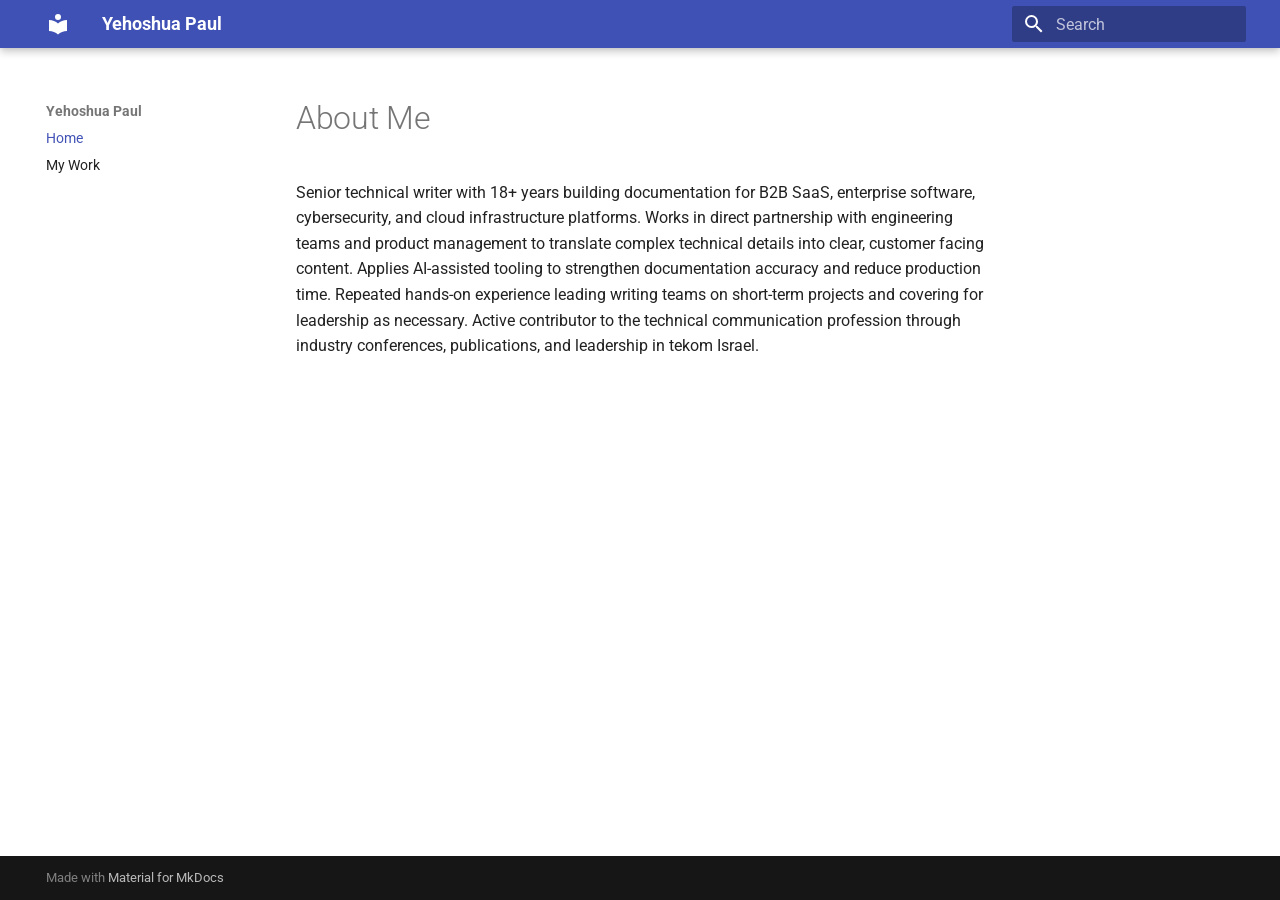
<file: index.html>
<!doctype html>
<html lang="en" class="no-js">
  <head>
    
      <meta charset="utf-8">
      <meta name="viewport" content="width=device-width,initial-scale=1">
      
      
      
      
      
        <link rel="next" href="Portfolio/">
      
      
        
      
      
      <link rel="icon" href="assets/images/favicon.png">
      <meta name="generator" content="mkdocs-1.6.1, mkdocs-material-9.7.7">
    
    
      
        <title>Yehoshua Paul</title>
      
    
    
      <link rel="stylesheet" href="assets/stylesheets/main.ec1eaa64.min.css">
      
      


    
    
      
    
    
      
        
        
        <link rel="preconnect" href="https://fonts.gstatic.com" crossorigin>
        <link rel="stylesheet" href="https://fonts.googleapis.com/css?family=Roboto:300,300i,400,400i,700,700i%7CRoboto+Mono:400,400i,700,700i&display=fallback">
        <style>:root{--md-text-font:"Roboto";--md-code-font:"Roboto Mono"}</style>
      
    
    
    <script>__md_scope=new URL(".",location),__md_hash=e=>[...e].reduce(((e,_)=>(e<<5)-e+_.charCodeAt(0)),0),__md_get=(e,_=localStorage,t=__md_scope)=>JSON.parse(_.getItem(t.pathname+"."+e)),__md_set=(e,_,t=localStorage,a=__md_scope)=>{try{t.setItem(a.pathname+"."+e,JSON.stringify(_))}catch(e){}}</script>
    
      

    
    
  </head>
  
  
    <body dir="ltr">
  
    
    <input class="md-toggle" data-md-toggle="drawer" type="checkbox" id="__drawer" autocomplete="off">
    <input class="md-toggle" data-md-toggle="search" type="checkbox" id="__search" autocomplete="off">
    <label class="md-overlay" for="__drawer"></label>
    <div data-md-component="skip">
      
        
        <a href="#about-me" class="md-skip">
          Skip to content
        </a>
      
    </div>
    <div data-md-component="announce">
      
    </div>
    
    
      

  

<header class="md-header md-header--shadow" data-md-component="header">
  <nav class="md-header__inner md-grid" aria-label="Header">
    <a href="." title="Yehoshua Paul" class="md-header__button md-logo" aria-label="Yehoshua Paul" data-md-component="logo">
      
  
  <svg xmlns="http://www.w3.org/2000/svg" viewBox="0 0 24 24"><path d="M12 8a3 3 0 0 0 3-3 3 3 0 0 0-3-3 3 3 0 0 0-3 3 3 3 0 0 0 3 3m0 3.54C9.64 9.35 6.5 8 3 8v11c3.5 0 6.64 1.35 9 3.54 2.36-2.19 5.5-3.54 9-3.54V8c-3.5 0-6.64 1.35-9 3.54"/></svg>

    </a>
    <label class="md-header__button md-icon" for="__drawer">
      
      <svg xmlns="http://www.w3.org/2000/svg" viewBox="0 0 24 24"><path d="M3 6h18v2H3zm0 5h18v2H3zm0 5h18v2H3z"/></svg>
    </label>
    <div class="md-header__title" data-md-component="header-title">
      <div class="md-header__ellipsis">
        <div class="md-header__topic">
          <span class="md-ellipsis">
            Yehoshua Paul
          </span>
        </div>
        <div class="md-header__topic" data-md-component="header-topic">
          <span class="md-ellipsis">
            
              Home
            
          </span>
        </div>
      </div>
    </div>
    
    
      <script>var palette=__md_get("__palette");if(palette&&palette.color){if("(prefers-color-scheme)"===palette.color.media){var media=matchMedia("(prefers-color-scheme: light)"),input=document.querySelector(media.matches?"[data-md-color-media='(prefers-color-scheme: light)']":"[data-md-color-media='(prefers-color-scheme: dark)']");palette.color.media=input.getAttribute("data-md-color-media"),palette.color.scheme=input.getAttribute("data-md-color-scheme"),palette.color.primary=input.getAttribute("data-md-color-primary"),palette.color.accent=input.getAttribute("data-md-color-accent")}for(var[key,value]of Object.entries(palette.color))document.body.setAttribute("data-md-color-"+key,value)}</script>
    
    
    
      
      
        <label class="md-header__button md-icon" for="__search">
          
          <svg xmlns="http://www.w3.org/2000/svg" viewBox="0 0 24 24"><path d="M9.5 3A6.5 6.5 0 0 1 16 9.5c0 1.61-.59 3.09-1.56 4.23l.27.27h.79l5 5-1.5 1.5-5-5v-.79l-.27-.27A6.52 6.52 0 0 1 9.5 16 6.5 6.5 0 0 1 3 9.5 6.5 6.5 0 0 1 9.5 3m0 2C7 5 5 7 5 9.5S7 14 9.5 14 14 12 14 9.5 12 5 9.5 5"/></svg>
        </label>
        <div class="md-search" data-md-component="search" role="dialog">
  <label class="md-search__overlay" for="__search"></label>
  <div class="md-search__inner" role="search">
    <form class="md-search__form" name="search">
      <input type="text" class="md-search__input" name="query" aria-label="Search" placeholder="Search" autocapitalize="off" autocorrect="off" autocomplete="off" spellcheck="false" data-md-component="search-query" required>
      <label class="md-search__icon md-icon" for="__search">
        
        <svg xmlns="http://www.w3.org/2000/svg" viewBox="0 0 24 24"><path d="M9.5 3A6.5 6.5 0 0 1 16 9.5c0 1.61-.59 3.09-1.56 4.23l.27.27h.79l5 5-1.5 1.5-5-5v-.79l-.27-.27A6.52 6.52 0 0 1 9.5 16 6.5 6.5 0 0 1 3 9.5 6.5 6.5 0 0 1 9.5 3m0 2C7 5 5 7 5 9.5S7 14 9.5 14 14 12 14 9.5 12 5 9.5 5"/></svg>
        
        <svg xmlns="http://www.w3.org/2000/svg" viewBox="0 0 24 24"><path d="M20 11v2H8l5.5 5.5-1.42 1.42L4.16 12l7.92-7.92L13.5 5.5 8 11z"/></svg>
      </label>
      <nav class="md-search__options" aria-label="Search">
        
        <button type="reset" class="md-search__icon md-icon" title="Clear" aria-label="Clear" tabindex="-1">
          
          <svg xmlns="http://www.w3.org/2000/svg" viewBox="0 0 24 24"><path d="M19 6.41 17.59 5 12 10.59 6.41 5 5 6.41 10.59 12 5 17.59 6.41 19 12 13.41 17.59 19 19 17.59 13.41 12z"/></svg>
        </button>
      </nav>
      
    </form>
    <div class="md-search__output">
      <div class="md-search__scrollwrap" tabindex="0" data-md-scrollfix>
        <div class="md-search-result" data-md-component="search-result">
          <div class="md-search-result__meta">
            Initializing search
          </div>
          <ol class="md-search-result__list" role="presentation"></ol>
        </div>
      </div>
    </div>
  </div>
</div>
      
    
    
  </nav>
  
</header>
    
    <div class="md-container" data-md-component="container">
      
      
        
          
        
      
      <main class="md-main" data-md-component="main">
        <div class="md-main__inner md-grid">
          
            
              
              <div class="md-sidebar md-sidebar--primary" data-md-component="sidebar" data-md-type="navigation" >
                <div class="md-sidebar__scrollwrap">
                  <div class="md-sidebar__inner">
                    



<nav class="md-nav md-nav--primary" aria-label="Navigation" data-md-level="0">
  <label class="md-nav__title" for="__drawer">
    <a href="." title="Yehoshua Paul" class="md-nav__button md-logo" aria-label="Yehoshua Paul" data-md-component="logo">
      
  
  <svg xmlns="http://www.w3.org/2000/svg" viewBox="0 0 24 24"><path d="M12 8a3 3 0 0 0 3-3 3 3 0 0 0-3-3 3 3 0 0 0-3 3 3 3 0 0 0 3 3m0 3.54C9.64 9.35 6.5 8 3 8v11c3.5 0 6.64 1.35 9 3.54 2.36-2.19 5.5-3.54 9-3.54V8c-3.5 0-6.64 1.35-9 3.54"/></svg>

    </a>
    Yehoshua Paul
  </label>
  
  <ul class="md-nav__list" data-md-scrollfix>
    
      
      
  
  
    
  
  
  
    <li class="md-nav__item md-nav__item--active">
      
      <input class="md-nav__toggle md-toggle" type="checkbox" id="__toc">
      
      
        
      
      
      <a href="." class="md-nav__link md-nav__link--active">
        
  
  
  <span class="md-ellipsis">
    
  
    Home
  

    
  </span>
  
  

      </a>
      
    </li>
  

    
      
      
  
  
  
  
    <li class="md-nav__item">
      <a href="Portfolio/" class="md-nav__link">
        
  
  
  <span class="md-ellipsis">
    
  
    My Work
  

    
  </span>
  
  

      </a>
    </li>
  

    
  </ul>
</nav>
                  </div>
                </div>
              </div>
            
            
              
              <div class="md-sidebar md-sidebar--secondary" data-md-component="sidebar" data-md-type="toc" >
                <div class="md-sidebar__scrollwrap">
                  <div class="md-sidebar__inner">
                    

<nav class="md-nav md-nav--secondary" aria-label="Table of contents">
  
  
  
    
  
  
</nav>
                  </div>
                </div>
              </div>
            
          
          
            <div class="md-content" data-md-component="content">
              
              <article class="md-content__inner md-typeset">
                
                  



<h1 id="about-me">About Me</h1>
<p>Senior technical writer with 18+ years building documentation for B2B SaaS, enterprise software, cybersecurity, and cloud infrastructure platforms. Works in direct partnership with engineering teams and product management to translate complex technical details into clear, customer facing content. Applies AI-assisted tooling to strengthen documentation accuracy and reduce production time. Repeated hands-on experience leading writing teams on short-term projects and covering for leadership as necessary. Active contributor to the technical communication profession through industry conferences, publications, and leadership in tekom Israel.</p>












                
              </article>
            </div>
          
          
<script>var target=document.getElementById(location.hash.slice(1));target&&target.name&&(target.checked=target.name.startsWith("__tabbed_"))</script>
        </div>
        
      </main>
      
        <footer class="md-footer">
  
  <div class="md-footer-meta md-typeset">
    <div class="md-footer-meta__inner md-grid">
      <div class="md-copyright">
  
  
    Made with
    <a href="https://squidfunk.github.io/mkdocs-material/" target="_blank" rel="noopener">
      Material for MkDocs
    </a>
  
</div>
      
    </div>
  </div>
</footer>
      
    </div>
    <div class="md-dialog" data-md-component="dialog">
      <div class="md-dialog__inner md-typeset"></div>
    </div>
    
    
    
      
      
      <script id="__config" type="application/json">{"annotate": null, "base": ".", "features": [], "search": "assets/javascripts/workers/search.2c215733.min.js", "tags": null, "translations": {"clipboard.copied": "Copied to clipboard", "clipboard.copy": "Copy to clipboard", "search.result.more.one": "1 more on this page", "search.result.more.other": "# more on this page", "search.result.none": "No matching documents", "search.result.one": "1 matching document", "search.result.other": "# matching documents", "search.result.placeholder": "Type to start searching", "search.result.term.missing": "Missing", "select.version": "Select version"}, "version": null}</script>
    
    
      <script src="assets/javascripts/bundle.d7400e89.min.js"></script>
      
    
  </body>
</html>
</file>
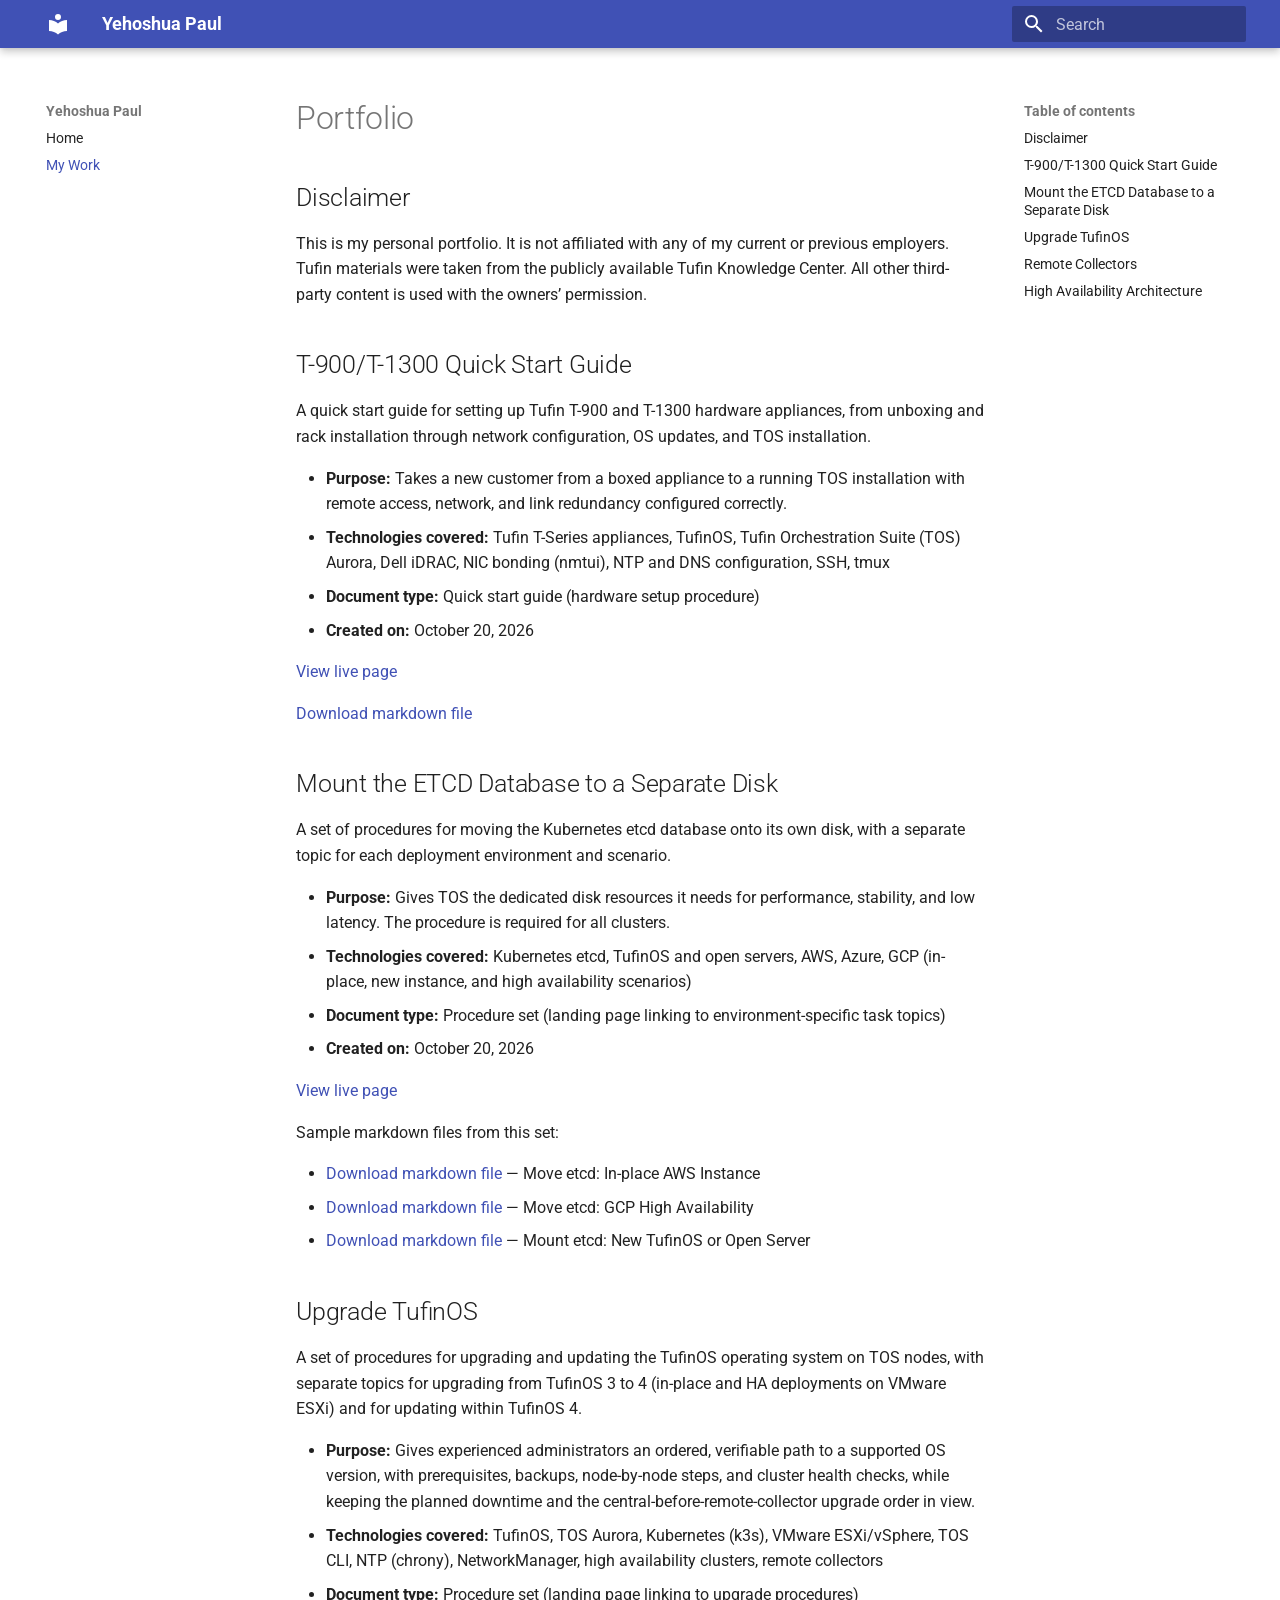
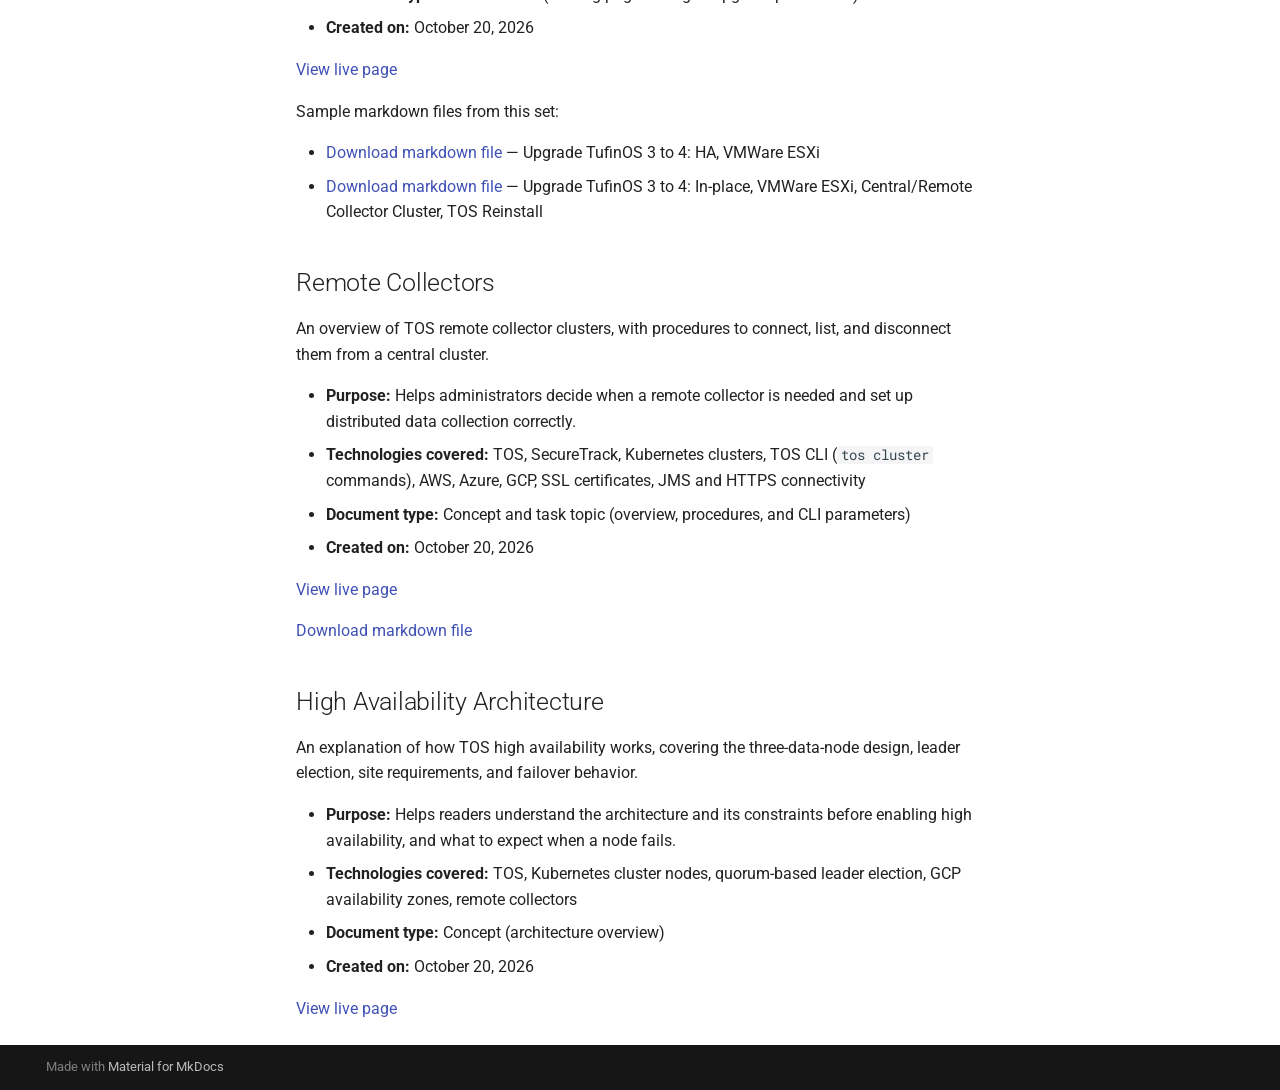
<file: Portfolio/index.html>
<!doctype html>
<html lang="en" class="no-js">
  <head>
    
      <meta charset="utf-8">
      <meta name="viewport" content="width=device-width,initial-scale=1">
      
      
      
      
        <link rel="prev" href="..">
      
      
      
        
      
      
      <link rel="icon" href="../assets/images/favicon.png">
      <meta name="generator" content="mkdocs-1.6.1, mkdocs-material-9.7.7">
    
    
      
        <title>My Work - Yehoshua Paul</title>
      
    
    
      <link rel="stylesheet" href="../assets/stylesheets/main.ec1eaa64.min.css">
      
      


    
    
      
    
    
      
        
        
        <link rel="preconnect" href="https://fonts.gstatic.com" crossorigin>
        <link rel="stylesheet" href="https://fonts.googleapis.com/css?family=Roboto:300,300i,400,400i,700,700i%7CRoboto+Mono:400,400i,700,700i&display=fallback">
        <style>:root{--md-text-font:"Roboto";--md-code-font:"Roboto Mono"}</style>
      
    
    
    <script>__md_scope=new URL("..",location),__md_hash=e=>[...e].reduce(((e,_)=>(e<<5)-e+_.charCodeAt(0)),0),__md_get=(e,_=localStorage,t=__md_scope)=>JSON.parse(_.getItem(t.pathname+"."+e)),__md_set=(e,_,t=localStorage,a=__md_scope)=>{try{t.setItem(a.pathname+"."+e,JSON.stringify(_))}catch(e){}}</script>
    
      

    
    
  </head>
  
  
    <body dir="ltr">
  
    
    <input class="md-toggle" data-md-toggle="drawer" type="checkbox" id="__drawer" autocomplete="off">
    <input class="md-toggle" data-md-toggle="search" type="checkbox" id="__search" autocomplete="off">
    <label class="md-overlay" for="__drawer"></label>
    <div data-md-component="skip">
      
        
        <a href="#portfolio" class="md-skip">
          Skip to content
        </a>
      
    </div>
    <div data-md-component="announce">
      
    </div>
    
    
      

  

<header class="md-header md-header--shadow" data-md-component="header">
  <nav class="md-header__inner md-grid" aria-label="Header">
    <a href=".." title="Yehoshua Paul" class="md-header__button md-logo" aria-label="Yehoshua Paul" data-md-component="logo">
      
  
  <svg xmlns="http://www.w3.org/2000/svg" viewBox="0 0 24 24"><path d="M12 8a3 3 0 0 0 3-3 3 3 0 0 0-3-3 3 3 0 0 0-3 3 3 3 0 0 0 3 3m0 3.54C9.64 9.35 6.5 8 3 8v11c3.5 0 6.64 1.35 9 3.54 2.36-2.19 5.5-3.54 9-3.54V8c-3.5 0-6.64 1.35-9 3.54"/></svg>

    </a>
    <label class="md-header__button md-icon" for="__drawer">
      
      <svg xmlns="http://www.w3.org/2000/svg" viewBox="0 0 24 24"><path d="M3 6h18v2H3zm0 5h18v2H3zm0 5h18v2H3z"/></svg>
    </label>
    <div class="md-header__title" data-md-component="header-title">
      <div class="md-header__ellipsis">
        <div class="md-header__topic">
          <span class="md-ellipsis">
            Yehoshua Paul
          </span>
        </div>
        <div class="md-header__topic" data-md-component="header-topic">
          <span class="md-ellipsis">
            
              My Work
            
          </span>
        </div>
      </div>
    </div>
    
    
      <script>var palette=__md_get("__palette");if(palette&&palette.color){if("(prefers-color-scheme)"===palette.color.media){var media=matchMedia("(prefers-color-scheme: light)"),input=document.querySelector(media.matches?"[data-md-color-media='(prefers-color-scheme: light)']":"[data-md-color-media='(prefers-color-scheme: dark)']");palette.color.media=input.getAttribute("data-md-color-media"),palette.color.scheme=input.getAttribute("data-md-color-scheme"),palette.color.primary=input.getAttribute("data-md-color-primary"),palette.color.accent=input.getAttribute("data-md-color-accent")}for(var[key,value]of Object.entries(palette.color))document.body.setAttribute("data-md-color-"+key,value)}</script>
    
    
    
      
      
        <label class="md-header__button md-icon" for="__search">
          
          <svg xmlns="http://www.w3.org/2000/svg" viewBox="0 0 24 24"><path d="M9.5 3A6.5 6.5 0 0 1 16 9.5c0 1.61-.59 3.09-1.56 4.23l.27.27h.79l5 5-1.5 1.5-5-5v-.79l-.27-.27A6.52 6.52 0 0 1 9.5 16 6.5 6.5 0 0 1 3 9.5 6.5 6.5 0 0 1 9.5 3m0 2C7 5 5 7 5 9.5S7 14 9.5 14 14 12 14 9.5 12 5 9.5 5"/></svg>
        </label>
        <div class="md-search" data-md-component="search" role="dialog">
  <label class="md-search__overlay" for="__search"></label>
  <div class="md-search__inner" role="search">
    <form class="md-search__form" name="search">
      <input type="text" class="md-search__input" name="query" aria-label="Search" placeholder="Search" autocapitalize="off" autocorrect="off" autocomplete="off" spellcheck="false" data-md-component="search-query" required>
      <label class="md-search__icon md-icon" for="__search">
        
        <svg xmlns="http://www.w3.org/2000/svg" viewBox="0 0 24 24"><path d="M9.5 3A6.5 6.5 0 0 1 16 9.5c0 1.61-.59 3.09-1.56 4.23l.27.27h.79l5 5-1.5 1.5-5-5v-.79l-.27-.27A6.52 6.52 0 0 1 9.5 16 6.5 6.5 0 0 1 3 9.5 6.5 6.5 0 0 1 9.5 3m0 2C7 5 5 7 5 9.5S7 14 9.5 14 14 12 14 9.5 12 5 9.5 5"/></svg>
        
        <svg xmlns="http://www.w3.org/2000/svg" viewBox="0 0 24 24"><path d="M20 11v2H8l5.5 5.5-1.42 1.42L4.16 12l7.92-7.92L13.5 5.5 8 11z"/></svg>
      </label>
      <nav class="md-search__options" aria-label="Search">
        
        <button type="reset" class="md-search__icon md-icon" title="Clear" aria-label="Clear" tabindex="-1">
          
          <svg xmlns="http://www.w3.org/2000/svg" viewBox="0 0 24 24"><path d="M19 6.41 17.59 5 12 10.59 6.41 5 5 6.41 10.59 12 5 17.59 6.41 19 12 13.41 17.59 19 19 17.59 13.41 12z"/></svg>
        </button>
      </nav>
      
    </form>
    <div class="md-search__output">
      <div class="md-search__scrollwrap" tabindex="0" data-md-scrollfix>
        <div class="md-search-result" data-md-component="search-result">
          <div class="md-search-result__meta">
            Initializing search
          </div>
          <ol class="md-search-result__list" role="presentation"></ol>
        </div>
      </div>
    </div>
  </div>
</div>
      
    
    
  </nav>
  
</header>
    
    <div class="md-container" data-md-component="container">
      
      
        
          
        
      
      <main class="md-main" data-md-component="main">
        <div class="md-main__inner md-grid">
          
            
              
              <div class="md-sidebar md-sidebar--primary" data-md-component="sidebar" data-md-type="navigation" >
                <div class="md-sidebar__scrollwrap">
                  <div class="md-sidebar__inner">
                    



<nav class="md-nav md-nav--primary" aria-label="Navigation" data-md-level="0">
  <label class="md-nav__title" for="__drawer">
    <a href=".." title="Yehoshua Paul" class="md-nav__button md-logo" aria-label="Yehoshua Paul" data-md-component="logo">
      
  
  <svg xmlns="http://www.w3.org/2000/svg" viewBox="0 0 24 24"><path d="M12 8a3 3 0 0 0 3-3 3 3 0 0 0-3-3 3 3 0 0 0-3 3 3 3 0 0 0 3 3m0 3.54C9.64 9.35 6.5 8 3 8v11c3.5 0 6.64 1.35 9 3.54 2.36-2.19 5.5-3.54 9-3.54V8c-3.5 0-6.64 1.35-9 3.54"/></svg>

    </a>
    Yehoshua Paul
  </label>
  
  <ul class="md-nav__list" data-md-scrollfix>
    
      
      
  
  
  
  
    <li class="md-nav__item">
      <a href=".." class="md-nav__link">
        
  
  
  <span class="md-ellipsis">
    
  
    Home
  

    
  </span>
  
  

      </a>
    </li>
  

    
      
      
  
  
    
  
  
  
    <li class="md-nav__item md-nav__item--active">
      
      <input class="md-nav__toggle md-toggle" type="checkbox" id="__toc">
      
      
        
      
      
        <label class="md-nav__link md-nav__link--active" for="__toc">
          
  
  
  <span class="md-ellipsis">
    
  
    My Work
  

    
  </span>
  
  

          <span class="md-nav__icon md-icon"></span>
        </label>
      
      <a href="./" class="md-nav__link md-nav__link--active">
        
  
  
  <span class="md-ellipsis">
    
  
    My Work
  

    
  </span>
  
  

      </a>
      
        

<nav class="md-nav md-nav--secondary" aria-label="Table of contents">
  
  
  
    
  
  
    <label class="md-nav__title" for="__toc">
      <span class="md-nav__icon md-icon"></span>
      Table of contents
    </label>
    <ul class="md-nav__list" data-md-component="toc" data-md-scrollfix>
      
        <li class="md-nav__item">
  <a href="#disclaimer" class="md-nav__link">
    <span class="md-ellipsis">
      
        Disclaimer
      
    </span>
  </a>
  
</li>
      
        <li class="md-nav__item">
  <a href="#t-900t-1300-quick-start-guide" class="md-nav__link">
    <span class="md-ellipsis">
      
        T-900/T-1300 Quick Start Guide
      
    </span>
  </a>
  
</li>
      
        <li class="md-nav__item">
  <a href="#mount-the-etcd-database-to-a-separate-disk" class="md-nav__link">
    <span class="md-ellipsis">
      
        Mount the ETCD Database to a Separate Disk
      
    </span>
  </a>
  
</li>
      
        <li class="md-nav__item">
  <a href="#upgrade-tufinos" class="md-nav__link">
    <span class="md-ellipsis">
      
        Upgrade TufinOS
      
    </span>
  </a>
  
</li>
      
        <li class="md-nav__item">
  <a href="#remote-collectors" class="md-nav__link">
    <span class="md-ellipsis">
      
        Remote Collectors
      
    </span>
  </a>
  
</li>
      
        <li class="md-nav__item">
  <a href="#high-availability-architecture" class="md-nav__link">
    <span class="md-ellipsis">
      
        High Availability Architecture
      
    </span>
  </a>
  
</li>
      
    </ul>
  
</nav>
      
    </li>
  

    
  </ul>
</nav>
                  </div>
                </div>
              </div>
            
            
              
              <div class="md-sidebar md-sidebar--secondary" data-md-component="sidebar" data-md-type="toc" >
                <div class="md-sidebar__scrollwrap">
                  <div class="md-sidebar__inner">
                    

<nav class="md-nav md-nav--secondary" aria-label="Table of contents">
  
  
  
    
  
  
    <label class="md-nav__title" for="__toc">
      <span class="md-nav__icon md-icon"></span>
      Table of contents
    </label>
    <ul class="md-nav__list" data-md-component="toc" data-md-scrollfix>
      
        <li class="md-nav__item">
  <a href="#disclaimer" class="md-nav__link">
    <span class="md-ellipsis">
      
        Disclaimer
      
    </span>
  </a>
  
</li>
      
        <li class="md-nav__item">
  <a href="#t-900t-1300-quick-start-guide" class="md-nav__link">
    <span class="md-ellipsis">
      
        T-900/T-1300 Quick Start Guide
      
    </span>
  </a>
  
</li>
      
        <li class="md-nav__item">
  <a href="#mount-the-etcd-database-to-a-separate-disk" class="md-nav__link">
    <span class="md-ellipsis">
      
        Mount the ETCD Database to a Separate Disk
      
    </span>
  </a>
  
</li>
      
        <li class="md-nav__item">
  <a href="#upgrade-tufinos" class="md-nav__link">
    <span class="md-ellipsis">
      
        Upgrade TufinOS
      
    </span>
  </a>
  
</li>
      
        <li class="md-nav__item">
  <a href="#remote-collectors" class="md-nav__link">
    <span class="md-ellipsis">
      
        Remote Collectors
      
    </span>
  </a>
  
</li>
      
        <li class="md-nav__item">
  <a href="#high-availability-architecture" class="md-nav__link">
    <span class="md-ellipsis">
      
        High Availability Architecture
      
    </span>
  </a>
  
</li>
      
    </ul>
  
</nav>
                  </div>
                </div>
              </div>
            
          
          
            <div class="md-content" data-md-component="content">
              
              <article class="md-content__inner md-typeset">
                
                  



<h1 id="portfolio">Portfolio</h1>
<h2 id="disclaimer">Disclaimer</h2>
<p>This is my personal portfolio. It is not affiliated with any of my current or previous employers. Tufin materials were taken from the publicly available Tufin Knowledge Center. All other third-party content is used with the owners’ permission.</p>
<h2 id="t-900t-1300-quick-start-guide">T-900/T-1300 Quick Start Guide</h2>
<p>A quick start guide for setting up Tufin T-900 and T-1300 hardware appliances, from unboxing and rack installation through network configuration, OS updates, and TOS installation.</p>
<ul>
<li><strong>Purpose:</strong> Takes a new customer from a boxed appliance to a running TOS installation with remote access, network, and link redundancy configured correctly.</li>
<li><strong>Technologies covered:</strong> Tufin T-Series appliances, TufinOS, Tufin Orchestration Suite (TOS) Aurora, Dell iDRAC, NIC bonding (nmtui), NTP and DNS configuration, SSH, tmux</li>
<li><strong>Document type:</strong> Quick start guide (hardware setup procedure)</li>
<li><strong>Created on:</strong> October 20, 2026</li>
</ul>
<p><a href="https://forum.tufin.com/support/kc/latest/Content/ST2/ManagingTOS/qsg_t900-t1300.htm">View live page</a></p>
<p><a href="https://raw.githubusercontent.com/Josh-Free/My-Portfolio/main/markdown/T-900-T-1300%20Quick%20Start%20Guide.md">Download markdown file</a></p>
<h2 id="mount-the-etcd-database-to-a-separate-disk">Mount the ETCD Database to a Separate Disk</h2>
<p>A set of procedures for moving the Kubernetes etcd database onto its own disk, with a separate topic for each deployment environment and scenario.</p>
<ul>
<li><strong>Purpose:</strong> Gives TOS the dedicated disk resources it needs for performance, stability, and low latency. The procedure is required for all clusters.</li>
<li><strong>Technologies covered:</strong> Kubernetes etcd, TufinOS and open servers, AWS, Azure, GCP (in-place, new instance, and high availability scenarios)</li>
<li><strong>Document type:</strong> Procedure set (landing page linking to environment-specific task topics)</li>
<li><strong>Created on:</strong> October 20, 2026</li>
</ul>
<p><a href="https://forum.tufin.com/support/kc/latest/Content/ST2/ManagingTOS/MiniTOC_etcd.htm">View live page</a></p>
<p>Sample markdown files from this set:</p>
<ul>
<li><a href="https://raw.githubusercontent.com/Josh-Free/My-Portfolio/main/markdown/Move%20etcd%20-%20In-place%20AWS%20Instance.md">Download markdown file</a> — Move etcd: In-place AWS Instance</li>
<li><a href="https://raw.githubusercontent.com/Josh-Free/My-Portfolio/main/markdown/Move%20etcd%20-%20GCP%20High%20Availability.md">Download markdown file</a> — Move etcd: GCP High Availability</li>
<li><a href="https://raw.githubusercontent.com/Josh-Free/My-Portfolio/main/markdown/Mount%20etcd%20-%20New%20TufinOS%20or%20Open%20Server.md">Download markdown file</a> — Mount etcd: New TufinOS or Open Server</li>
</ul>
<h2 id="upgrade-tufinos">Upgrade TufinOS</h2>
<p>A set of procedures for upgrading and updating the TufinOS operating system on TOS nodes, with separate topics for upgrading from TufinOS 3 to 4 (in-place and HA deployments on VMware ESXi) and for updating within TufinOS 4.</p>
<ul>
<li><strong>Purpose:</strong> Gives experienced administrators an ordered, verifiable path to a supported OS version, with prerequisites, backups, node-by-node steps, and cluster health checks, while keeping the planned downtime and the central-before-remote-collector upgrade order in view.</li>
<li><strong>Technologies covered:</strong> TufinOS, TOS Aurora, Kubernetes (k3s), VMware ESXi/vSphere, TOS CLI, NTP (chrony), NetworkManager, high availability clusters, remote collectors</li>
<li><strong>Document type:</strong> Procedure set (landing page linking to upgrade procedures)</li>
<li><strong>Created on:</strong> October 20, 2026</li>
</ul>
<p><a href="https://forum.tufin.com/support/kc/latest/Content/ST2/ManagingTOS/MiniTOC_upgradeTufinOS.htm">View live page</a></p>
<p>Sample markdown files from this set:</p>
<ul>
<li><a href="https://raw.githubusercontent.com/Josh-Free/My-Portfolio/main/markdown/Upgrade%20TufinOS%203%20to%204%20-%20HA%2C%20VMWare%20ESXi.md">Download markdown file</a> — Upgrade TufinOS 3 to 4: HA, VMWare ESXi</li>
<li><a href="https://raw.githubusercontent.com/Josh-Free/My-Portfolio/main/markdown/Upgrade%20TufinOS%203%20to%204%20-%20In-place%2C%20VMWare%20ESXi%2C%20Central-Remote%20Collector%20Cluster%2C%20TOS%20Reinstall.md">Download markdown file</a> — Upgrade TufinOS 3 to 4: In-place, VMWare ESXi, Central/Remote Collector Cluster, TOS Reinstall</li>
</ul>
<h2 id="remote-collectors">Remote Collectors</h2>
<p>An overview of TOS remote collector clusters, with procedures to connect, list, and disconnect them from a central cluster.</p>
<ul>
<li><strong>Purpose:</strong> Helps administrators decide when a remote collector is needed and set up distributed data collection correctly.</li>
<li><strong>Technologies covered:</strong> TOS, SecureTrack, Kubernetes clusters, TOS CLI (<code>tos cluster</code> commands), AWS, Azure, GCP, SSL certificates, JMS and HTTPS connectivity</li>
<li><strong>Document type:</strong> Concept and task topic (overview, procedures, and CLI parameters)</li>
<li><strong>Created on:</strong> October 20, 2026</li>
</ul>
<p><a href="https://forum.tufin.com/support/kc/latest/Content/ST2/ManagingTOS/RemoteCollectors.htm">View live page</a></p>
<p><a href="https://raw.githubusercontent.com/Josh-Free/My-Portfolio/main/markdown/Remote%20Collectors.md">Download markdown file</a></p>
<h2 id="high-availability-architecture">High Availability Architecture</h2>
<p>An explanation of how TOS high availability works, covering the three-data-node design, leader election, site requirements, and failover behavior.</p>
<ul>
<li><strong>Purpose:</strong> Helps readers understand the architecture and its constraints before enabling high availability, and what to expect when a node fails.</li>
<li><strong>Technologies covered:</strong> TOS, Kubernetes cluster nodes, quorum-based leader election, GCP availability zones, remote collectors</li>
<li><strong>Document type:</strong> Concept (architecture overview)</li>
<li><strong>Created on:</strong> October 20, 2026</li>
</ul>
<p><a href="https://forum.tufin.com/support/kc/latest/Content/ST2/GettingStarted/HAArchitecture.htm">View live page</a></p>












                
              </article>
            </div>
          
          
<script>var target=document.getElementById(location.hash.slice(1));target&&target.name&&(target.checked=target.name.startsWith("__tabbed_"))</script>
        </div>
        
      </main>
      
        <footer class="md-footer">
  
  <div class="md-footer-meta md-typeset">
    <div class="md-footer-meta__inner md-grid">
      <div class="md-copyright">
  
  
    Made with
    <a href="https://squidfunk.github.io/mkdocs-material/" target="_blank" rel="noopener">
      Material for MkDocs
    </a>
  
</div>
      
    </div>
  </div>
</footer>
      
    </div>
    <div class="md-dialog" data-md-component="dialog">
      <div class="md-dialog__inner md-typeset"></div>
    </div>
    
    
    
      
      
      <script id="__config" type="application/json">{"annotate": null, "base": "..", "features": [], "search": "../assets/javascripts/workers/search.2c215733.min.js", "tags": null, "translations": {"clipboard.copied": "Copied to clipboard", "clipboard.copy": "Copy to clipboard", "search.result.more.one": "1 more on this page", "search.result.more.other": "# more on this page", "search.result.none": "No matching documents", "search.result.one": "1 matching document", "search.result.other": "# matching documents", "search.result.placeholder": "Type to start searching", "search.result.term.missing": "Missing", "select.version": "Select version"}, "version": null}</script>
    
    
      <script src="../assets/javascripts/bundle.d7400e89.min.js"></script>
      
    
  </body>
</html>
</file>
<file: assets/stylesheets/main.ec1eaa64.min.css>
@charset "UTF-8";html{-webkit-text-size-adjust:none;-moz-text-size-adjust:none;text-size-adjust:none;box-sizing:border-box}*,:after,:before{box-sizing:inherit}@media (prefers-reduced-motion){*,:after,:before{transition:none!important}}body{margin:0}a,button,input,label{-webkit-tap-highlight-color:transparent}a{color:inherit;text-decoration:none}hr{border:0;box-sizing:initial;display:block;height:.05rem;overflow:visible;padding:0}small{font-size:80%}sub,sup{line-height:1em}img{border-style:none}table{border-collapse:initial;border-spacing:0}td,th{font-weight:400;vertical-align:top}button{background:#0000;border:0;font-family:inherit;font-size:inherit;margin:0;padding:0}input{border:0;outline:none}:root{--md-primary-fg-color:#4051b5;--md-primary-fg-color--light:#5d6cc0;--md-primary-fg-color--dark:#303fa1;--md-primary-bg-color:#fff;--md-primary-bg-color--light:#ffffffb3;--md-accent-fg-color:#526cfe;--md-accent-fg-color--transparent:#526cfe1a;--md-accent-bg-color:#fff;--md-accent-bg-color--light:#ffffffb3}[data-md-color-scheme=default]{color-scheme:light}[data-md-color-scheme=default] img[src$="#gh-dark-mode-only"],[data-md-color-scheme=default] img[src$="#only-dark"]{display:none}:root,[data-md-color-scheme=default]{--md-hue:225deg;--md-default-fg-color:#000000de;--md-default-fg-color--light:#0000008a;--md-default-fg-color--lighter:#00000052;--md-default-fg-color--lightest:#00000012;--md-default-bg-color:#fff;--md-default-bg-color--light:#ffffffb3;--md-default-bg-color--lighter:#ffffff4d;--md-default-bg-color--lightest:#ffffff1f;--md-code-fg-color:#36464e;--md-code-bg-color:#f5f5f5;--md-code-bg-color--light:#f5f5f5b3;--md-code-bg-color--lighter:#f5f5f54d;--md-code-hl-color:#4287ff;--md-code-hl-color--light:#4287ff1a;--md-code-hl-number-color:#d52a2a;--md-code-hl-special-color:#db1457;--md-code-hl-function-color:#a846b9;--md-code-hl-constant-color:#6e59d9;--md-code-hl-keyword-color:#3f6ec6;--md-code-hl-string-color:#1c7d4d;--md-code-hl-name-color:var(--md-code-fg-color);--md-code-hl-operator-color:var(--md-default-fg-color--light);--md-code-hl-punctuation-color:var(--md-default-fg-color--light);--md-code-hl-comment-color:var(--md-default-fg-color--light);--md-code-hl-generic-color:var(--md-default-fg-color--light);--md-code-hl-variable-color:var(--md-default-fg-color--light);--md-typeset-color:var(--md-default-fg-color);--md-typeset-a-color:var(--md-primary-fg-color);--md-typeset-del-color:#f5503d26;--md-typeset-ins-color:#0bd57026;--md-typeset-kbd-color:#fafafa;--md-typeset-kbd-accent-color:#fff;--md-typeset-kbd-border-color:#b8b8b8;--md-typeset-mark-color:#ffff0080;--md-typeset-table-color:#0000001f;--md-typeset-table-color--light:rgba(0,0,0,.035);--md-admonition-fg-color:var(--md-default-fg-color);--md-admonition-bg-color:var(--md-default-bg-color);--md-warning-fg-color:#000000de;--md-warning-bg-color:#ff9;--md-footer-fg-color:#fff;--md-footer-fg-color--light:#ffffffb3;--md-footer-fg-color--lighter:#ffffff73;--md-footer-bg-color:#000000de;--md-footer-bg-color--dark:#00000052;--md-shadow-z1:0 0.2rem 0.5rem #0000000d,0 0 0.05rem #0000001a;--md-shadow-z2:0 0.2rem 0.5rem #0000001a,0 0 0.05rem #00000040;--md-shadow-z3:0 0.2rem 0.5rem #0003,0 0 0.05rem #00000059}.md-icon svg{fill:currentcolor;display:block;height:1.2rem;width:1.2rem}body{-webkit-font-smoothing:antialiased;-moz-osx-font-smoothing:grayscale;--md-text-font-family:var(--md-text-font,_),-apple-system,BlinkMacSystemFont,Helvetica,Arial,sans-serif;--md-code-font-family:var(--md-code-font,_),SFMono-Regular,Consolas,Menlo,monospace}aside,body,input{font-feature-settings:"kern","liga";color:var(--md-typeset-color);font-family:var(--md-text-font-family)}code,kbd,pre{font-feature-settings:"kern";font-family:var(--md-code-font-family)}:root{--md-typeset-table-sort-icon:url('data:image/svg+xml;charset=utf-8,<svg xmlns="http://www.w3.org/2000/svg" viewBox="0 0 24 24"><path d="m18 21-4-4h3V7h-3l4-4 4 4h-3v10h3M2 19v-2h10v2M2 13v-2h7v2M2 7V5h4v2z"/></svg>');--md-typeset-table-sort-icon--asc:url('data:image/svg+xml;charset=utf-8,<svg xmlns="http://www.w3.org/2000/svg" viewBox="0 0 24 24"><path d="M19 17h3l-4 4-4-4h3V3h2M2 17h10v2H2M6 5v2H2V5m0 6h7v2H2z"/></svg>');--md-typeset-table-sort-icon--desc:url('data:image/svg+xml;charset=utf-8,<svg xmlns="http://www.w3.org/2000/svg" viewBox="0 0 24 24"><path d="M19 7h3l-4-4-4 4h3v14h2M2 17h10v2H2M6 5v2H2V5m0 6h7v2H2z"/></svg>')}.md-typeset{-webkit-print-color-adjust:exact;color-adjust:exact;font-size:.8rem;line-height:1.6;overflow-wrap:break-word}@media print{.md-typeset{font-size:.68rem}}.md-typeset blockquote,.md-typeset dl,.md-typeset figure,.md-typeset ol,.md-typeset pre,.md-typeset ul{margin-bottom:1em;margin-top:1em}.md-typeset h1{color:var(--md-default-fg-color--light);font-size:2em;line-height:1.3;margin:0 0 1.25em}.md-typeset h1,.md-typeset h2{font-weight:300;letter-spacing:-.01em}.md-typeset h2{font-size:1.5625em;line-height:1.4;margin:1.6em 0 .64em}.md-typeset h3{font-size:1.25em;font-weight:400;letter-spacing:-.01em;line-height:1.5;margin:1.6em 0 .8em}.md-typeset h2+h3{margin-top:.8em}.md-typeset h4{font-weight:700;letter-spacing:-.01em;margin:1em 0}.md-typeset h5,.md-typeset h6{color:var(--md-default-fg-color--light);font-size:.8em;font-weight:700;letter-spacing:-.01em;margin:1.25em 0}.md-typeset h5{text-transform:uppercase}.md-typeset h5 code{text-transform:none}.md-typeset hr{border-bottom:.05rem solid var(--md-default-fg-color--lightest);display:flow-root;margin:1.5em 0}.md-typeset a{color:var(--md-typeset-a-color);word-break:break-word}.md-typeset a,.md-typeset a:before{transition:color 125ms}.md-typeset a:focus,.md-typeset a:hover{color:var(--md-accent-fg-color)}.md-typeset a:focus code,.md-typeset a:hover code{background-color:var(--md-accent-fg-color--transparent);color:var(--md-accent-fg-color)}.md-typeset a code{color:var(--md-typeset-a-color)}.md-typeset a.focus-visible{outline-color:var(--md-accent-fg-color);outline-offset:.2rem}.md-typeset code,.md-typeset kbd,.md-typeset pre{color:var(--md-code-fg-color);direction:ltr;font-variant-ligatures:none;transition:background-color 125ms}@media print{.md-typeset code,.md-typeset kbd,.md-typeset pre{white-space:pre-wrap}}.md-typeset code{background-color:var(--md-code-bg-color);border-radius:.1rem;-webkit-box-decoration-break:clone;box-decoration-break:clone;font-size:.85em;padding:0 .2941176471em;transition:color 125ms,background-color 125ms;word-break:break-word}.md-typeset code:not(.focus-visible){-webkit-tap-highlight-color:transparent;outline:none}.md-typeset pre{display:flow-root;line-height:1.4;position:relative}.md-typeset pre>code{-webkit-box-decoration-break:slice;box-decoration-break:slice;box-shadow:none;display:block;margin:0;outline-color:var(--md-accent-fg-color);overflow:auto;padding:.7720588235em 1.1764705882em;scrollbar-color:var(--md-default-fg-color--lighter) #0000;scrollbar-width:thin;touch-action:auto;word-break:normal}.md-typeset pre>code:hover{scrollbar-color:var(--md-accent-fg-color) #0000}.md-typeset pre>code::-webkit-scrollbar{height:.2rem;width:.2rem}.md-typeset pre>code::-webkit-scrollbar-thumb{background-color:var(--md-default-fg-color--lighter)}.md-typeset pre>code::-webkit-scrollbar-thumb:hover{background-color:var(--md-accent-fg-color)}.md-typeset kbd{background-color:var(--md-typeset-kbd-color);border-radius:.1rem;box-shadow:0 .1rem 0 .05rem var(--md-typeset-kbd-border-color),0 .1rem 0 var(--md-typeset-kbd-border-color),0 -.1rem .2rem var(--md-typeset-kbd-accent-color) inset;color:var(--md-default-fg-color);display:inline-block;font-size:.75em;padding:0 .6666666667em;vertical-align:text-top;word-break:break-word}.md-typeset mark{background-color:var(--md-typeset-mark-color);-webkit-box-decoration-break:clone;box-decoration-break:clone;color:inherit;word-break:break-word}.md-typeset abbr{cursor:help;text-decoration:none}.md-typeset [data-preview],.md-typeset abbr{border-bottom:.05rem dotted var(--md-default-fg-color--light)}.md-typeset small{opacity:.75}[dir=ltr] .md-typeset sub,[dir=ltr] .md-typeset sup{margin-left:.078125em}[dir=rtl] .md-typeset sub,[dir=rtl] .md-typeset sup{margin-right:.078125em}[dir=ltr] .md-typeset blockquote{padding-left:.6rem}[dir=rtl] .md-typeset blockquote{padding-right:.6rem}[dir=ltr] .md-typeset blockquote{border-left:.2rem solid var(--md-default-fg-color--lighter)}[dir=rtl] .md-typeset blockquote{border-right:.2rem solid var(--md-default-fg-color--lighter)}.md-typeset blockquote{color:var(--md-default-fg-color--light);margin-left:0;margin-right:0}.md-typeset ul{list-style-type:disc}.md-typeset ul[type]{list-style-type:revert-layer}[dir=ltr] .md-typeset ol,[dir=ltr] .md-typeset ul{margin-left:.625em}[dir=rtl] .md-typeset ol,[dir=rtl] .md-typeset ul{margin-right:.625em}.md-typeset ol,.md-typeset ul{padding:0}.md-typeset ol:not([hidden]),.md-typeset ul:not([hidden]){display:flow-root}.md-typeset ol ol,.md-typeset ul ol{list-style-type:lower-alpha}.md-typeset ol ol ol,.md-typeset ul ol ol{list-style-type:lower-roman}.md-typeset ol ol ol ol,.md-typeset ul ol ol ol{list-style-type:upper-alpha}.md-typeset ol ol ol ol ol,.md-typeset ul ol ol ol ol{list-style-type:upper-roman}.md-typeset ol[type],.md-typeset ul[type]{list-style-type:revert-layer}[dir=ltr] .md-typeset ol li,[dir=ltr] .md-typeset ul li{margin-left:1.25em}[dir=rtl] .md-typeset ol li,[dir=rtl] .md-typeset ul li{margin-right:1.25em}.md-typeset ol li,.md-typeset ul li{margin-bottom:.5em}.md-typeset ol li blockquote,.md-typeset ol li p,.md-typeset ul li blockquote,.md-typeset ul li p{margin:.5em 0}.md-typeset ol li:last-child,.md-typeset ul li:last-child{margin-bottom:0}[dir=ltr] .md-typeset ol li ol,[dir=ltr] .md-typeset ol li ul,[dir=ltr] .md-typeset ul li ol,[dir=ltr] .md-typeset ul li ul{margin-left:.625em}[dir=rtl] .md-typeset ol li ol,[dir=rtl] .md-typeset ol li ul,[dir=rtl] .md-typeset ul li ol,[dir=rtl] .md-typeset ul li ul{margin-right:.625em}.md-typeset ol li ol,.md-typeset ol li ul,.md-typeset ul li ol,.md-typeset ul li ul{margin-bottom:.5em;margin-top:.5em}[dir=ltr] .md-typeset dd{margin-left:1.875em}[dir=rtl] .md-typeset dd{margin-right:1.875em}.md-typeset dd{margin-bottom:1.5em;margin-top:1em}.md-typeset img,.md-typeset svg,.md-typeset video{height:auto;max-width:100%}.md-typeset img[align=left]{margin:1em 1em 1em 0}.md-typeset img[align=right]{margin:1em 0 1em 1em}.md-typeset img[align]:only-child{margin-top:0}.md-typeset figure{display:flow-root;margin:1em auto;max-width:100%;text-align:center;width:fit-content}.md-typeset figure img{display:block;margin:0 auto}.md-typeset figcaption{font-style:italic;margin:1em auto;max-width:24rem}.md-typeset iframe{max-width:100%}.md-typeset table:not([class]){background-color:var(--md-default-bg-color);border:.05rem solid var(--md-typeset-table-color);border-radius:.1rem;display:inline-block;font-size:.64rem;max-width:100%;overflow:auto;touch-action:auto}@media print{.md-typeset table:not([class]){display:table}}.md-typeset table:not([class])+*{margin-top:1.5em}.md-typeset table:not([class]) td>:first-child,.md-typeset table:not([class]) th>:first-child{margin-top:0}.md-typeset table:not([class]) td>:last-child,.md-typeset table:not([class]) th>:last-child{margin-bottom:0}.md-typeset table:not([class]) td:not([align]),.md-typeset table:not([class]) th:not([align]){text-align:left}[dir=rtl] .md-typeset table:not([class]) td:not([align]),[dir=rtl] .md-typeset table:not([class]) th:not([align]){text-align:right}.md-typeset table:not([class]) th{font-weight:700;min-width:5rem;padding:.9375em 1.25em;vertical-align:top}.md-typeset table:not([class]) td{border-top:.05rem solid var(--md-typeset-table-color);padding:.9375em 1.25em;vertical-align:top}.md-typeset table:not([class]) tbody tr{transition:background-color 125ms}.md-typeset table:not([class]) tbody tr:hover{background-color:var(--md-typeset-table-color--light);box-shadow:0 .05rem 0 var(--md-default-bg-color) inset}.md-typeset table:not([class]) a{word-break:normal}.md-typeset table th[role=columnheader]{cursor:pointer}[dir=ltr] .md-typeset table th[role=columnheader]:after{margin-left:.5em}[dir=rtl] .md-typeset table th[role=columnheader]:after{margin-right:.5em}.md-typeset table th[role=columnheader]:after{content:"";display:inline-block;height:1.2em;-webkit-mask-image:var(--md-typeset-table-sort-icon);mask-image:var(--md-typeset-table-sort-icon);-webkit-mask-repeat:no-repeat;mask-repeat:no-repeat;-webkit-mask-size:contain;mask-size:contain;transition:background-color 125ms;vertical-align:text-bottom;width:1.2em}.md-typeset table th[role=columnheader]:hover:after{background-color:var(--md-default-fg-color--lighter)}.md-typeset table th[role=columnheader][aria-sort=ascending]:after{background-color:var(--md-default-fg-color--light);-webkit-mask-image:var(--md-typeset-table-sort-icon--asc);mask-image:var(--md-typeset-table-sort-icon--asc)}.md-typeset table th[role=columnheader][aria-sort=descending]:after{background-color:var(--md-default-fg-color--light);-webkit-mask-image:var(--md-typeset-table-sort-icon--desc);mask-image:var(--md-typeset-table-sort-icon--desc)}.md-typeset__scrollwrap{margin:1em -.8rem;overflow-x:auto;touch-action:auto}.md-typeset__table{display:inline-block;margin-bottom:.5em;padding:0 .8rem}@media print{.md-typeset__table{display:block}}html .md-typeset__table table{display:table;margin:0;overflow:hidden;width:100%}@media screen and (max-width:44.984375em){.md-content__inner>pre{margin:1em -.8rem}.md-content__inner>pre code{border-radius:0}}.md-typeset .md-author{border-radius:100%;display:block;flex-shrink:0;height:1.6rem;overflow:hidden;position:relative;transition:color 125ms,transform 125ms;width:1.6rem}.md-typeset .md-author img{display:block}.md-typeset .md-author--more{background:var(--md-default-fg-color--lightest);color:var(--md-default-fg-color--lighter);font-size:.6rem;font-weight:700;line-height:1.6rem;text-align:center}.md-typeset .md-author--long{height:2.4rem;width:2.4rem}.md-typeset a.md-author{transform:scale(1)}.md-typeset a.md-author img{border-radius:100%;filter:grayscale(100%) opacity(75%);transition:filter 125ms}.md-typeset a.md-author:focus,.md-typeset a.md-author:hover{transform:scale(1.1);z-index:1}.md-typeset a.md-author:focus img,.md-typeset a.md-author:hover img{filter:grayscale(0)}.md-banner{background-color:var(--md-footer-bg-color);color:var(--md-footer-fg-color);overflow:auto}@media print{.md-banner{display:none}}.md-banner--warning{background-color:var(--md-warning-bg-color);color:var(--md-warning-fg-color)}.md-banner__inner{font-size:.7rem;margin:.6rem auto;padding:0 .8rem}[dir=ltr] .md-banner__button{float:right}[dir=rtl] .md-banner__button{float:left}.md-banner__button{color:inherit;cursor:pointer;transition:opacity .25s}.no-js .md-banner__button{display:none}.md-banner__button:hover{opacity:.7}html{font-size:125%;height:100%;overflow-x:hidden}@media screen and (min-width:100em){html{font-size:137.5%}}@media screen and (min-width:125em){html{font-size:150%}}body{background-color:var(--md-default-bg-color);display:flex;flex-direction:column;font-size:.5rem;min-height:100%;position:relative;width:100%}@media print{body{display:block}}@media screen and (max-width:59.984375em){body[data-md-scrolllock]{position:fixed}}.md-grid{margin-left:auto;margin-right:auto;max-width:61rem}.md-container{display:flex;flex-direction:column;flex-grow:1}@media print{.md-container{display:block}}.md-main{flex-grow:1}.md-main__inner{display:flex;height:100%;margin-top:1.5rem}.md-ellipsis{overflow:hidden;text-overflow:ellipsis}.md-toggle{display:none}.md-option{height:0;opacity:0;position:absolute;width:0}.md-option:checked+label:not([hidden]){display:block}.md-option.focus-visible+label{outline-color:var(--md-accent-fg-color);outline-style:auto}.md-skip{background-color:var(--md-default-fg-color);border-radius:.1rem;color:var(--md-default-bg-color);font-size:.64rem;margin:.5rem;opacity:0;outline-color:var(--md-accent-fg-color);padding:.3rem .5rem;position:fixed;transform:translateY(.4rem);z-index:-1}.md-skip:focus{opacity:1;transform:translateY(0);transition:transform .25s cubic-bezier(.4,0,.2,1),opacity 175ms 75ms;z-index:10}@page{margin:25mm}:root{--md-clipboard-icon:url('data:image/svg+xml;charset=utf-8,<svg xmlns="http://www.w3.org/2000/svg" viewBox="0 0 24 24"><path d="M19 21H8V7h11m0-2H8a2 2 0 0 0-2 2v14a2 2 0 0 0 2 2h11a2 2 0 0 0 2-2V7a2 2 0 0 0-2-2m-3-4H4a2 2 0 0 0-2 2v14h2V3h12z"/></svg>')}.md-clipboard{border-radius:.1rem;color:var(--md-default-fg-color--lightest);cursor:pointer;height:1.5em;outline-color:var(--md-accent-fg-color);outline-offset:.1rem;transition:color .25s;width:1.5em;z-index:1}@media print{.md-clipboard{display:none}}.md-clipboard:not(.focus-visible){-webkit-tap-highlight-color:transparent;outline:none}:hover>.md-clipboard{color:var(--md-default-fg-color--light)}.md-clipboard:focus,.md-clipboard:hover{color:var(--md-accent-fg-color)}.md-clipboard:after{background-color:currentcolor;content:"";display:block;height:1.125em;margin:0 auto;-webkit-mask-image:var(--md-clipboard-icon);mask-image:var(--md-clipboard-icon);-webkit-mask-position:center;mask-position:center;-webkit-mask-repeat:no-repeat;mask-repeat:no-repeat;-webkit-mask-size:contain;mask-size:contain;width:1.125em}.md-clipboard--inline{cursor:pointer}.md-clipboard--inline code{transition:color .25s,background-color .25s}.md-clipboard--inline:focus code,.md-clipboard--inline:hover code{background-color:var(--md-accent-fg-color--transparent);color:var(--md-accent-fg-color)}:root{--md-code-select-icon:url('data:image/svg+xml;charset=utf-8,<svg xmlns="http://www.w3.org/2000/svg" viewBox="0 0 24 24"><path d="M19 19h-4v2h4c1.1 0 2-.9 2-2v-4h-2m0-12h-4v2h4v4h2V5c0-1.1-.9-2-2-2M5 5h4V3H5c-1.1 0-2 .9-2 2v4h2m0 6H3v4c0 1.1.9 2 2 2h4v-2H5zm2-4h2v2H7zm4 0h2v2h-2zm4 0h2v2h-2zM7 7h2v2H7zm4 0h2v2h-2zm4 0h2v2h-2zm-8 8h2v2H7zm4 0h2v2h-2zm4 0h2v2h-2z"/></svg>');--md-code-copy-icon:url('data:image/svg+xml;charset=utf-8,<svg xmlns="http://www.w3.org/2000/svg" viewBox="0 0 24 24"><path d="M19 21H8V7h11m0-2H8a2 2 0 0 0-2 2v14a2 2 0 0 0 2 2h11a2 2 0 0 0 2-2V7a2 2 0 0 0-2-2m-3-4H4a2 2 0 0 0-2 2v14h2V3h12z"/></svg>')}.md-typeset .md-code__content{display:grid}.md-code__nav{background-color:var(--md-code-bg-color--lighter);border-radius:.1rem;display:flex;gap:.2rem;padding:.2rem;position:absolute;right:.25em;top:.25em;transition:background-color .25s;z-index:1}:hover>.md-code__nav{background-color:var(--md-code-bg-color--light)}.md-code__button{color:var(--md-default-fg-color--lightest);cursor:pointer;display:block;height:1.5em;outline-color:var(--md-accent-fg-color);outline-offset:.1rem;transition:color .25s;width:1.5em}:hover>*>.md-code__button{color:var(--md-default-fg-color--light)}.md-code__button.focus-visible,.md-code__button:hover{color:var(--md-accent-fg-color)}.md-code__button--active{color:var(--md-default-fg-color)!important}.md-code__button:after{background-color:currentcolor;content:"";display:block;height:1.125em;margin:0 auto;-webkit-mask-position:center;mask-position:center;-webkit-mask-repeat:no-repeat;mask-repeat:no-repeat;-webkit-mask-size:contain;mask-size:contain;width:1.125em}.md-code__button[data-md-type=select]:after{-webkit-mask-image:var(--md-code-select-icon);mask-image:var(--md-code-select-icon)}.md-code__button[data-md-type=copy]:after{-webkit-mask-image:var(--md-code-copy-icon);mask-image:var(--md-code-copy-icon)}@keyframes consent{0%{opacity:0;transform:translateY(100%)}to{opacity:1;transform:translateY(0)}}@keyframes overlay{0%{opacity:0}to{opacity:1}}.md-consent__overlay{animation:overlay .25s both;-webkit-backdrop-filter:blur(.1rem);backdrop-filter:blur(.1rem);background-color:#0000008a;height:100%;opacity:1;position:fixed;top:0;width:100%;z-index:5}.md-consent__inner{animation:consent .5s cubic-bezier(.1,.7,.1,1) both;background-color:var(--md-default-bg-color);border:0;border-radius:.1rem;bottom:0;box-shadow:0 0 .2rem #0000001a,0 .2rem .4rem #0003;max-height:100%;overflow:auto;padding:0;position:fixed;width:100%;z-index:5}.md-consent__form{padding:.8rem}.md-consent__settings{display:none;margin:1em 0}input:checked+.md-consent__settings{display:block}.md-consent__controls{margin-bottom:.8rem}.md-typeset .md-consent__controls .md-button{display:inline}@media screen and (max-width:44.984375em){.md-typeset .md-consent__controls .md-button{display:block;margin-top:.4rem;text-align:center;width:100%}}.md-consent label{cursor:pointer}.md-content{flex-grow:1;min-width:0}.md-content__inner{margin:0 .8rem 1.2rem;padding-top:.6rem}@media screen and (min-width:76.25em){[dir=ltr] .md-sidebar--primary:not([hidden])~.md-content>.md-content__inner{margin-left:1.2rem}[dir=ltr] .md-sidebar--secondary:not([hidden])~.md-content>.md-content__inner,[dir=rtl] .md-sidebar--primary:not([hidden])~.md-content>.md-content__inner{margin-right:1.2rem}[dir=rtl] .md-sidebar--secondary:not([hidden])~.md-content>.md-content__inner{margin-left:1.2rem}}.md-content__inner:before{content:"";display:block;height:.4rem}.md-content__inner>:last-child{margin-bottom:0}[dir=ltr] .md-content__button{float:right}[dir=rtl] .md-content__button{float:left}[dir=ltr] .md-content__button{margin-left:.4rem}[dir=rtl] .md-content__button{margin-right:.4rem}.md-content__button{margin:.4rem 0;padding:0}@media print{.md-content__button{display:none}}.md-typeset .md-content__button{color:var(--md-default-fg-color--lighter)}.md-content__button svg{display:inline;vertical-align:top}[dir=rtl] .md-content__button svg{transform:scaleX(-1)}[dir=ltr] .md-dialog{right:.8rem}[dir=rtl] .md-dialog{left:.8rem}.md-dialog{background-color:var(--md-default-fg-color);border-radius:.1rem;bottom:.8rem;box-shadow:var(--md-shadow-z3);min-width:11.1rem;opacity:0;padding:.4rem .6rem;pointer-events:none;position:fixed;transform:translateY(100%);transition:transform 0ms .4s,opacity .4s;z-index:4}@media print{.md-dialog{display:none}}.md-dialog--active{opacity:1;pointer-events:auto;transform:translateY(0);transition:transform .4s cubic-bezier(.075,.85,.175,1),opacity .4s}.md-dialog__inner{color:var(--md-default-bg-color);font-size:.7rem}.md-feedback{margin:2em 0 1em;text-align:center}.md-feedback fieldset{border:none;margin:0;padding:0}.md-feedback__title{font-weight:700;margin:1em auto}.md-feedback__inner{position:relative}.md-feedback__list{display:flex;flex-wrap:wrap;place-content:baseline center;position:relative}.md-feedback__list:hover .md-icon:not(:disabled){color:var(--md-default-fg-color--lighter)}:disabled .md-feedback__list{min-height:1.8rem}.md-feedback__icon{color:var(--md-default-fg-color--light);cursor:pointer;flex-shrink:0;margin:0 .1rem;transition:color 125ms}.md-feedback__icon:not(:disabled).md-icon:hover{color:var(--md-accent-fg-color)}.md-feedback__icon:disabled{color:var(--md-default-fg-color--lightest);pointer-events:none}.md-feedback__note{opacity:0;position:relative;transform:translateY(.4rem);transition:transform .4s cubic-bezier(.1,.7,.1,1),opacity .15s}.md-feedback__note>*{margin:0 auto;max-width:16rem}:disabled .md-feedback__note{opacity:1;transform:translateY(0)}@media print{.md-feedback{display:none}}.md-footer{background-color:var(--md-footer-bg-color);color:var(--md-footer-fg-color)}@media print{.md-footer{display:none}}.md-footer__inner{justify-content:space-between;overflow:auto;padding:.2rem}.md-footer__inner:not([hidden]){display:flex}.md-footer__link{align-items:end;display:flex;flex-grow:0.01;margin-bottom:.4rem;margin-top:1rem;max-width:100%;outline-color:var(--md-accent-fg-color);overflow:hidden;transition:opacity .25s}.md-footer__link:focus,.md-footer__link:hover{opacity:.7}[dir=rtl] .md-footer__link svg{transform:scaleX(-1)}@media screen and (max-width:44.984375em){.md-footer__link--prev{flex-shrink:0}.md-footer__link--prev .md-footer__title{display:none}}[dir=ltr] .md-footer__link--next{margin-left:auto}[dir=rtl] .md-footer__link--next{margin-right:auto}.md-footer__link--next{text-align:right}[dir=rtl] .md-footer__link--next{text-align:left}.md-footer__title{flex-grow:1;font-size:.9rem;margin-bottom:.7rem;max-width:calc(100% - 2.4rem);padding:0 1rem;white-space:nowrap}.md-footer__button{margin:.2rem;padding:.4rem}.md-footer__direction{font-size:.64rem;opacity:.7}.md-footer-meta{background-color:var(--md-footer-bg-color--dark)}.md-footer-meta__inner{display:flex;flex-wrap:wrap;justify-content:space-between;padding:.2rem}html .md-footer-meta.md-typeset a{color:var(--md-footer-fg-color--light)}html .md-footer-meta.md-typeset a:focus,html .md-footer-meta.md-typeset a:hover{color:var(--md-footer-fg-color)}.md-copyright{color:var(--md-footer-fg-color--lighter);font-size:.64rem;margin:auto .6rem;padding:.4rem 0;width:100%}@media screen and (min-width:45em){.md-copyright{width:auto}}.md-copyright__highlight{color:var(--md-footer-fg-color--light)}.md-social{display:inline-flex;gap:.2rem;margin:0 .4rem;padding:.2rem 0 .6rem}@media screen and (min-width:45em){.md-social{padding:.6rem 0}}.md-social__link{display:inline-block;height:1.6rem;text-align:center;width:1.6rem}.md-social__link:before{line-height:1.9}.md-social__link svg{fill:currentcolor;max-height:.8rem;vertical-align:-25%}.md-typeset .md-button{border:.1rem solid;border-radius:.1rem;color:var(--md-primary-fg-color);cursor:pointer;display:inline-block;font-weight:700;padding:.625em 2em;transition:color 125ms,background-color 125ms,border-color 125ms}.md-typeset .md-button--primary{background-color:var(--md-primary-fg-color);border-color:var(--md-primary-fg-color);color:var(--md-primary-bg-color)}.md-typeset .md-button:focus,.md-typeset .md-button:hover{background-color:var(--md-accent-fg-color);border-color:var(--md-accent-fg-color);color:var(--md-accent-bg-color)}[dir=ltr] .md-typeset .md-input{border-top-left-radius:.1rem}[dir=ltr] .md-typeset .md-input,[dir=rtl] .md-typeset .md-input{border-top-right-radius:.1rem}[dir=rtl] .md-typeset .md-input{border-top-left-radius:.1rem}.md-typeset .md-input{border-bottom:.1rem solid var(--md-default-fg-color--lighter);box-shadow:var(--md-shadow-z1);font-size:.8rem;height:1.8rem;padding:0 .6rem;transition:border .25s,box-shadow .25s}.md-typeset .md-input:focus,.md-typeset .md-input:hover{border-bottom-color:var(--md-accent-fg-color);box-shadow:var(--md-shadow-z2)}.md-typeset .md-input--stretch{width:100%}.md-header{background-color:var(--md-primary-fg-color);box-shadow:0 0 .2rem #0000,0 .2rem .4rem #0000;color:var(--md-primary-bg-color);display:block;left:0;position:sticky;right:0;top:0;z-index:4}@media print{.md-header{display:none}}.md-header[hidden]{transform:translateY(-100%);transition:transform .25s cubic-bezier(.8,0,.6,1),box-shadow .25s}.md-header--shadow{box-shadow:0 0 .2rem #0000001a,0 .2rem .4rem #0003;transition:transform .25s cubic-bezier(.1,.7,.1,1),box-shadow .25s}.md-header__inner{align-items:center;display:flex;padding:0 .2rem}.md-header__button{color:currentcolor;cursor:pointer;margin:.2rem;outline-color:var(--md-accent-fg-color);padding:.4rem;position:relative;transition:opacity .25s;vertical-align:middle;z-index:1}.md-header__button:hover{opacity:.7}.md-header__button:not([hidden]){display:inline-block}.md-header__button:not(.focus-visible){-webkit-tap-highlight-color:transparent;outline:none}.md-header__button.md-logo{margin:.2rem;padding:.4rem}@media screen and (max-width:76.234375em){.md-header__button.md-logo{display:none}}.md-header__button.md-logo img,.md-header__button.md-logo svg{fill:currentcolor;display:block;height:1.2rem;width:auto}@media screen and (min-width:60em){.md-header__button[for=__search]{display:none}}.no-js .md-header__button[for=__search]{display:none}[dir=rtl] .md-header__button[for=__search] svg{transform:scaleX(-1)}@media screen and (min-width:76.25em){.md-header__button[for=__drawer]{display:none}}.md-header__topic{display:flex;max-width:100%;position:absolute;transition:transform .4s cubic-bezier(.1,.7,.1,1),opacity .15s;white-space:nowrap}.md-header__topic+.md-header__topic{opacity:0;pointer-events:none;transform:translateX(1.25rem);transition:transform .4s cubic-bezier(1,.7,.1,.1),opacity .15s;z-index:-1}[dir=rtl] .md-header__topic+.md-header__topic{transform:translateX(-1.25rem)}.md-header__topic:first-child{font-weight:700}[dir=ltr] .md-header__title{margin-left:1rem;margin-right:.4rem}[dir=rtl] .md-header__title{margin-left:.4rem;margin-right:1rem}.md-header__title{flex-grow:1;font-size:.9rem;height:2.4rem;line-height:2.4rem}.md-header__title--active .md-header__topic{opacity:0;pointer-events:none;transform:translateX(-1.25rem);transition:transform .4s cubic-bezier(1,.7,.1,.1),opacity .15s;z-index:-1}[dir=rtl] .md-header__title--active .md-header__topic{transform:translateX(1.25rem)}.md-header__title--active .md-header__topic+.md-header__topic{opacity:1;pointer-events:auto;transform:translateX(0);transition:transform .4s cubic-bezier(.1,.7,.1,1),opacity .15s;z-index:0}.md-header__title>.md-header__ellipsis{height:100%;position:relative;width:100%}.md-header__option{display:flex;flex-shrink:0;max-width:100%;transition:max-width 0ms .25s,opacity .25s .25s;white-space:nowrap}[data-md-toggle=search]:checked~.md-header .md-header__option{max-width:0;opacity:0;transition:max-width 0ms,opacity 0ms}.md-header__option>input{bottom:0}.md-header__source{display:none}@media screen and (min-width:60em){[dir=ltr] .md-header__source{margin-left:1rem}[dir=rtl] .md-header__source{margin-right:1rem}.md-header__source{display:block;max-width:11.7rem;width:11.7rem}}@media screen and (min-width:76.25em){[dir=ltr] .md-header__source{margin-left:1.4rem}[dir=rtl] .md-header__source{margin-right:1.4rem}}.md-meta{color:var(--md-default-fg-color--light);font-size:.7rem;line-height:1.3}.md-meta__list{display:inline-flex;flex-wrap:wrap;list-style:none;margin:0;padding:0}.md-meta__item:not(:last-child):after{content:"·";margin-left:.2rem;margin-right:.2rem}.md-meta__link{color:var(--md-typeset-a-color)}.md-meta__link:focus,.md-meta__link:hover{color:var(--md-accent-fg-color)}.md-draft{background-color:#ff1744;border-radius:.125em;color:#fff;display:inline-block;font-weight:700;padding-left:.5714285714em;padding-right:.5714285714em}:root{--md-nav-icon--prev:url('data:image/svg+xml;charset=utf-8,<svg xmlns="http://www.w3.org/2000/svg" viewBox="0 0 24 24"><path d="M20 11v2H8l5.5 5.5-1.42 1.42L4.16 12l7.92-7.92L13.5 5.5 8 11z"/></svg>');--md-nav-icon--next:url('data:image/svg+xml;charset=utf-8,<svg xmlns="http://www.w3.org/2000/svg" viewBox="0 0 24 24"><path d="M8.59 16.58 13.17 12 8.59 7.41 10 6l6 6-6 6z"/></svg>');--md-toc-icon:url('data:image/svg+xml;charset=utf-8,<svg xmlns="http://www.w3.org/2000/svg" viewBox="0 0 24 24"><path d="M3 9h14V7H3zm0 4h14v-2H3zm0 4h14v-2H3zm16 0h2v-2h-2zm0-10v2h2V7zm0 6h2v-2h-2z"/></svg>')}.md-nav{font-size:.7rem;line-height:1.3}.md-nav__title{color:var(--md-default-fg-color--light);display:block;font-weight:700;overflow:hidden;padding:0 .6rem;text-overflow:ellipsis}.md-nav__title .md-nav__button{display:none}.md-nav__title .md-nav__button img{height:100%;width:auto}.md-nav__title .md-nav__button.md-logo img,.md-nav__title .md-nav__button.md-logo svg{fill:currentcolor;display:block;height:2.4rem;max-width:100%;object-fit:contain;width:auto}.md-nav__list{list-style:none;margin:0;padding:0}.md-nav__link{align-items:flex-start;display:flex;gap:.4rem;margin-top:.625em;scroll-snap-align:start;transition:color 125ms}.md-nav__link--passed,.md-nav__link--passed code{color:var(--md-default-fg-color--light)}.md-nav__item .md-nav__link--active,.md-nav__item .md-nav__link--active code{color:var(--md-typeset-a-color)}.md-nav__link .md-ellipsis{position:relative}.md-nav__link .md-ellipsis code{word-break:normal}[dir=ltr] .md-nav__link .md-icon:last-child{margin-left:auto}[dir=rtl] .md-nav__link .md-icon:last-child{margin-right:auto}.md-nav__link .md-typeset{font-size:.7rem;line-height:1.3}.md-nav__link svg{fill:currentcolor;flex-shrink:0;height:1.3em;position:relative}.md-nav__link[for]:focus,.md-nav__link[for]:hover,.md-nav__link[href]:focus,.md-nav__link[href]:hover{color:var(--md-accent-fg-color);cursor:pointer}.md-nav__link[for]:focus code,.md-nav__link[for]:hover code,.md-nav__link[href]:focus code,.md-nav__link[href]:hover code{background-color:var(--md-accent-fg-color--transparent);color:var(--md-accent-fg-color)}.md-nav__link.focus-visible{outline-color:var(--md-accent-fg-color);outline-offset:.2rem}.md-nav--primary .md-nav__link[for=__toc]{display:none}.md-nav--primary .md-nav__link[for=__toc] .md-icon:after{background-color:currentcolor;display:block;height:100%;-webkit-mask-image:var(--md-toc-icon);mask-image:var(--md-toc-icon);width:100%}.md-nav--primary .md-nav__link[for=__toc]~.md-nav{display:none}.md-nav__container>.md-nav__link{margin-top:0}.md-nav__container>.md-nav__link:first-child{flex-grow:1;min-width:0}.md-nav__icon{flex-shrink:0}.md-nav__source{display:none}@media screen and (max-width:76.234375em){.md-nav--primary,.md-nav--primary .md-nav{background-color:var(--md-default-bg-color);display:flex;flex-direction:column;height:100%;left:0;position:absolute;right:0;top:0;z-index:1}.md-nav--primary .md-nav__item,.md-nav--primary .md-nav__title{font-size:.8rem;line-height:1.5}.md-nav--primary .md-nav__title{background-color:var(--md-default-fg-color--lightest);color:var(--md-default-fg-color--light);cursor:pointer;height:5.6rem;line-height:2.4rem;padding:3rem .8rem .2rem;position:relative;white-space:nowrap}[dir=ltr] .md-nav--primary .md-nav__title .md-nav__icon{left:.4rem}[dir=rtl] .md-nav--primary .md-nav__title .md-nav__icon{right:.4rem}.md-nav--primary .md-nav__title .md-nav__icon{display:block;height:1.2rem;margin:.2rem;position:absolute;top:.4rem;width:1.2rem}.md-nav--primary .md-nav__title .md-nav__icon:after{background-color:currentcolor;content:"";display:block;height:100%;-webkit-mask-image:var(--md-nav-icon--prev);mask-image:var(--md-nav-icon--prev);-webkit-mask-position:center;mask-position:center;-webkit-mask-repeat:no-repeat;mask-repeat:no-repeat;-webkit-mask-size:contain;mask-size:contain;width:100%}.md-nav--primary .md-nav__title~.md-nav__list{background-color:var(--md-default-bg-color);box-shadow:0 .05rem 0 var(--md-default-fg-color--lightest) inset;overflow-y:auto;scroll-snap-type:y mandatory;touch-action:pan-y}.md-nav--primary .md-nav__title~.md-nav__list>:first-child{border-top:0}.md-nav--primary .md-nav__title[for=__drawer]{background-color:var(--md-primary-fg-color);color:var(--md-primary-bg-color);font-weight:700}.md-nav--primary .md-nav__title .md-logo{display:block;left:.2rem;margin:.2rem;padding:.4rem;position:absolute;right:.2rem;top:.2rem}.md-nav--primary .md-nav__list{flex:1}.md-nav--primary .md-nav__item{border-top:.05rem solid var(--md-default-fg-color--lightest)}.md-nav--primary .md-nav__item--active>.md-nav__link{color:var(--md-typeset-a-color)}.md-nav--primary .md-nav__item--active>.md-nav__link:focus,.md-nav--primary .md-nav__item--active>.md-nav__link:hover{color:var(--md-accent-fg-color)}.md-nav--primary .md-nav__link{margin-top:0;padding:.6rem .8rem}.md-nav--primary .md-nav__link svg{margin-top:.1em}.md-nav--primary .md-nav__link>.md-nav__link{padding:0}[dir=ltr] .md-nav--primary .md-nav__link .md-nav__icon{margin-right:-.2rem}[dir=rtl] .md-nav--primary .md-nav__link .md-nav__icon{margin-left:-.2rem}.md-nav--primary .md-nav__link .md-nav__icon{font-size:1.2rem;height:1.2rem;width:1.2rem}.md-nav--primary .md-nav__link .md-nav__icon:after{background-color:currentcolor;content:"";display:block;height:100%;-webkit-mask-image:var(--md-nav-icon--next);mask-image:var(--md-nav-icon--next);-webkit-mask-position:center;mask-position:center;-webkit-mask-repeat:no-repeat;mask-repeat:no-repeat;-webkit-mask-size:contain;mask-size:contain;width:100%}[dir=rtl] .md-nav--primary .md-nav__icon:after{transform:scale(-1)}.md-nav--primary .md-nav--secondary .md-nav{background-color:initial;position:static}[dir=ltr] .md-nav--primary .md-nav--secondary .md-nav .md-nav__link{padding-left:1.4rem}[dir=rtl] .md-nav--primary .md-nav--secondary .md-nav .md-nav__link{padding-right:1.4rem}[dir=ltr] .md-nav--primary .md-nav--secondary .md-nav .md-nav .md-nav__link{padding-left:2rem}[dir=rtl] .md-nav--primary .md-nav--secondary .md-nav .md-nav .md-nav__link{padding-right:2rem}[dir=ltr] .md-nav--primary .md-nav--secondary .md-nav .md-nav .md-nav .md-nav__link{padding-left:2.6rem}[dir=rtl] .md-nav--primary .md-nav--secondary .md-nav .md-nav .md-nav .md-nav__link{padding-right:2.6rem}[dir=ltr] .md-nav--primary .md-nav--secondary .md-nav .md-nav .md-nav .md-nav .md-nav__link{padding-left:3.2rem}[dir=rtl] .md-nav--primary .md-nav--secondary .md-nav .md-nav .md-nav .md-nav .md-nav__link{padding-right:3.2rem}.md-nav--secondary{background-color:initial}.md-nav__toggle~.md-nav{display:flex;opacity:0;transform:translateX(100%);transition:transform .25s cubic-bezier(.8,0,.6,1),opacity 125ms 50ms}[dir=rtl] .md-nav__toggle~.md-nav{transform:translateX(-100%)}.md-nav__toggle:checked~.md-nav{opacity:1;transform:translateX(0);transition:transform .25s cubic-bezier(.4,0,.2,1),opacity 125ms 125ms}.md-nav__toggle:checked~.md-nav>.md-nav__list{backface-visibility:hidden}}@media screen and (max-width:59.984375em){.md-nav--primary .md-nav__link[for=__toc]{display:flex}.md-nav--primary .md-nav__link[for=__toc] .md-icon:after{content:""}.md-nav--primary .md-nav__link[for=__toc]+.md-nav__link{display:none}.md-nav--primary .md-nav__link[for=__toc]~.md-nav{display:flex}.md-nav__source{background-color:var(--md-primary-fg-color--dark);color:var(--md-primary-bg-color);display:block;padding:0 .2rem}}@media screen and (min-width:60em) and (max-width:76.234375em){.md-nav--integrated .md-nav__link[for=__toc]{display:flex}.md-nav--integrated .md-nav__link[for=__toc] .md-icon:after{content:""}.md-nav--integrated .md-nav__link[for=__toc]+.md-nav__link{display:none}.md-nav--integrated .md-nav__link[for=__toc]~.md-nav{display:flex}}@media screen and (min-width:60em){.md-nav{margin-bottom:-.4rem}.md-nav--secondary .md-nav__title{background:var(--md-default-bg-color);box-shadow:0 0 .4rem .4rem var(--md-default-bg-color);position:sticky;top:0;z-index:1}.md-nav--secondary .md-nav__title[for=__toc]{scroll-snap-align:start}.md-nav--secondary .md-nav__title .md-nav__icon{display:none}[dir=ltr] .md-nav--secondary .md-nav__list{padding-left:.6rem}[dir=rtl] .md-nav--secondary .md-nav__list{padding-right:.6rem}.md-nav--secondary .md-nav__list{padding-bottom:.4rem}[dir=ltr] .md-nav--secondary .md-nav__item>.md-nav__link{margin-right:.4rem}[dir=rtl] .md-nav--secondary .md-nav__item>.md-nav__link{margin-left:.4rem}}@media screen and (min-width:76.25em){.md-nav{margin-bottom:-.4rem;transition:max-height .25s cubic-bezier(.86,0,.07,1)}.md-nav--primary .md-nav__title{background:var(--md-default-bg-color);box-shadow:0 0 .4rem .4rem var(--md-default-bg-color);position:sticky;top:0;z-index:1}.md-nav--primary .md-nav__title[for=__drawer]{scroll-snap-align:start}.md-nav--primary .md-nav__title .md-nav__icon{display:none}[dir=ltr] .md-nav--primary .md-nav__list{padding-left:.6rem}[dir=rtl] .md-nav--primary .md-nav__list{padding-right:.6rem}.md-nav--primary .md-nav__list{padding-bottom:.4rem}[dir=ltr] .md-nav--primary .md-nav__item>.md-nav__link{margin-right:.4rem}[dir=rtl] .md-nav--primary .md-nav__item>.md-nav__link{margin-left:.4rem}.md-nav__toggle~.md-nav{display:grid;grid-template-rows:minmax(.4rem,0fr);opacity:0;transition:grid-template-rows .25s cubic-bezier(.86,0,.07,1),opacity .25s,visibility 0ms .25s;visibility:collapse}.md-nav__toggle~.md-nav>.md-nav__list{overflow:hidden}.md-nav__toggle.md-toggle--indeterminate~.md-nav,.md-nav__toggle:checked~.md-nav{grid-template-rows:minmax(.4rem,1fr);opacity:1;transition:grid-template-rows .25s cubic-bezier(.86,0,.07,1),opacity .15s .1s,visibility 0ms;visibility:visible}.md-nav__toggle.md-toggle--indeterminate~.md-nav{transition:none}.md-nav__item--nested>.md-nav>.md-nav__title{display:none}.md-nav__item--section{display:block;margin:1.25em 0}.md-nav__item--section:last-child{margin-bottom:0}.md-nav__item--section>.md-nav__link{font-weight:700}.md-nav__item--section>.md-nav__link[for]{color:var(--md-default-fg-color--light)}.md-nav__item--section>.md-nav__link:not(.md-nav__container){pointer-events:none}.md-nav__item--section>.md-nav__link .md-icon,.md-nav__item--section>.md-nav__link>[for]{display:none}[dir=ltr] .md-nav__item--section>.md-nav{margin-left:-.6rem}[dir=rtl] .md-nav__item--section>.md-nav{margin-right:-.6rem}.md-nav__item--section>.md-nav{display:block;opacity:1;visibility:visible}.md-nav__item--section>.md-nav>.md-nav__list>.md-nav__item{padding:0}.md-nav__icon{border-radius:100%;height:.9rem;transition:background-color .25s;width:.9rem}.md-nav__icon:hover{background-color:var(--md-accent-fg-color--transparent)}.md-nav__icon:after{background-color:currentcolor;border-radius:100%;content:"";display:inline-block;height:100%;-webkit-mask-image:var(--md-nav-icon--next);mask-image:var(--md-nav-icon--next);-webkit-mask-position:center;mask-position:center;-webkit-mask-repeat:no-repeat;mask-repeat:no-repeat;-webkit-mask-size:contain;mask-size:contain;transition:transform .25s;vertical-align:-.1rem;width:100%}[dir=rtl] .md-nav__icon:after{transform:rotate(180deg)}.md-nav__item--nested .md-nav__toggle:checked~.md-nav__link .md-nav__icon:after,.md-nav__item--nested .md-toggle--indeterminate~.md-nav__link .md-nav__icon:after{transform:rotate(90deg)}.md-nav--lifted>.md-nav__list>.md-nav__item,.md-nav--lifted>.md-nav__title{display:none}.md-nav--lifted>.md-nav__list>.md-nav__item--active{display:block}.md-nav--lifted>.md-nav__list>.md-nav__item--active>.md-nav__link{background:var(--md-default-bg-color);box-shadow:0 0 .4rem .4rem var(--md-default-bg-color);margin-top:0;position:sticky;top:0;z-index:1}.md-nav--lifted>.md-nav__list>.md-nav__item--active>.md-nav__link:not(.md-nav__container){pointer-events:none}.md-nav--lifted>.md-nav__list>.md-nav__item--active.md-nav__item--section{margin:0}[dir=ltr] .md-nav--lifted>.md-nav__list>.md-nav__item>.md-nav:not(.md-nav--secondary){margin-left:-.6rem}[dir=rtl] .md-nav--lifted>.md-nav__list>.md-nav__item>.md-nav:not(.md-nav--secondary){margin-right:-.6rem}.md-nav--lifted>.md-nav__list>.md-nav__item>[for]{color:var(--md-default-fg-color--light)}.md-nav--lifted .md-nav[data-md-level="1"]{grid-template-rows:minmax(.4rem,1fr);opacity:1;visibility:visible}[dir=ltr] .md-nav--integrated>.md-nav__list>.md-nav__item--active .md-nav--secondary{border-left:.05rem solid var(--md-primary-fg-color)}[dir=rtl] .md-nav--integrated>.md-nav__list>.md-nav__item--active .md-nav--secondary{border-right:.05rem solid var(--md-primary-fg-color)}.md-nav--integrated>.md-nav__list>.md-nav__item--active .md-nav--secondary{display:block;margin-bottom:1.25em;opacity:1;visibility:visible}.md-nav--integrated>.md-nav__list>.md-nav__item--active .md-nav--secondary>.md-nav__list{overflow:visible;padding-bottom:0}.md-nav--integrated>.md-nav__list>.md-nav__item--active .md-nav--secondary>.md-nav__title{display:none}}.md-pagination{font-size:.8rem;font-weight:700;gap:.4rem}.md-pagination,.md-pagination>*{align-items:center;display:flex;justify-content:center}.md-pagination>*{border-radius:.2rem;height:1.8rem;min-width:1.8rem;text-align:center}.md-pagination__current{background-color:var(--md-default-fg-color--lightest);color:var(--md-default-fg-color--light)}.md-pagination__link{transition:color 125ms,background-color 125ms}.md-pagination__link:focus,.md-pagination__link:hover{background-color:var(--md-accent-fg-color--transparent);color:var(--md-accent-fg-color)}.md-pagination__link:focus svg,.md-pagination__link:hover svg{color:var(--md-accent-fg-color)}.md-pagination__link.focus-visible{outline-color:var(--md-accent-fg-color);outline-offset:.2rem}.md-pagination__link svg{fill:currentcolor;color:var(--md-default-fg-color--lighter);display:block;max-height:100%;width:1.2rem}:root{--md-path-icon:url('data:image/svg+xml;charset=utf-8,<svg xmlns="http://www.w3.org/2000/svg" viewBox="0 0 24 24"><path d="M8.59 16.58 13.17 12 8.59 7.41 10 6l6 6-6 6z"/></svg>')}.md-path{font-size:.7rem;margin:0 .8rem;overflow:auto;padding-top:1.2rem}.md-path:not([hidden]){display:block}@media screen and (min-width:76.25em){.md-path{margin:0 1.2rem}}.md-path__list{align-items:center;display:flex;gap:.2rem;list-style:none;margin:0;padding:0}.md-path__item:not(:first-child){display:inline-flex;gap:.2rem;white-space:nowrap}.md-path__item:not(:first-child):before{background-color:var(--md-default-fg-color--lighter);content:"";display:inline;height:.8rem;-webkit-mask-image:var(--md-path-icon);mask-image:var(--md-path-icon);width:.8rem}.md-path__link{align-items:center;color:var(--md-default-fg-color--light);display:flex}.md-path__link:focus,.md-path__link:hover{color:var(--md-accent-fg-color)}:root{--md-post-pin-icon:url('data:image/svg+xml;charset=utf-8,<svg xmlns="http://www.w3.org/2000/svg" viewBox="0 0 24 24"><path d="M16 12V4h1V2H7v2h1v8l-2 2v2h5.2v6h1.6v-6H18v-2z"/></svg>')}.md-post__back{border-bottom:.05rem solid var(--md-default-fg-color--lightest);margin-bottom:1.2rem;padding-bottom:1.2rem}@media screen and (max-width:76.234375em){.md-post__back{display:none}}[dir=rtl] .md-post__back svg{transform:scaleX(-1)}.md-post__authors{display:flex;flex-direction:column;gap:.6rem;margin:0 .6rem 1.2rem}.md-post .md-post__meta a{transition:color 125ms}.md-post .md-post__meta a:focus,.md-post .md-post__meta a:hover{color:var(--md-accent-fg-color)}.md-post__title{color:var(--md-default-fg-color--light);font-weight:700}.md-post--excerpt{margin-bottom:3.2rem}.md-post--excerpt .md-post__header{align-items:center;display:flex;gap:.6rem;min-height:1.6rem}.md-post--excerpt .md-post__authors{align-items:center;display:inline-flex;flex-direction:row;gap:.2rem;margin:0;min-height:2.4rem}[dir=ltr] .md-post--excerpt .md-post__meta .md-meta__list{margin-right:.4rem}[dir=rtl] .md-post--excerpt .md-post__meta .md-meta__list{margin-left:.4rem}.md-post--excerpt .md-post__content>:first-child{--md-scroll-margin:6rem;margin-top:0}.md-post>.md-nav--secondary{margin:1em 0}.md-pin{background:var(--md-default-fg-color--lightest);border-radius:1rem;margin-top:-.05rem;padding:.2rem}.md-pin:after{background-color:currentcolor;content:"";display:block;height:.6rem;margin:0 auto;-webkit-mask-image:var(--md-post-pin-icon);mask-image:var(--md-post-pin-icon);-webkit-mask-position:center;mask-position:center;-webkit-mask-repeat:no-repeat;mask-repeat:no-repeat;-webkit-mask-size:contain;mask-size:contain;width:.6rem}.md-profile{align-items:center;display:flex;font-size:.7rem;gap:.6rem;line-height:1.4;width:100%}.md-profile__description{flex-grow:1}.md-content--post{display:flex}@media screen and (max-width:76.234375em){.md-content--post{flex-flow:column-reverse}}.md-content--post>.md-content__inner{flex-grow:1;min-width:0}@media screen and (min-width:76.25em){[dir=ltr] .md-content--post>.md-content__inner{margin-left:1.2rem}[dir=rtl] .md-content--post>.md-content__inner{margin-right:1.2rem}}@media screen and (max-width:76.234375em){.md-sidebar.md-sidebar--post{padding:0;position:static;width:100%}.md-sidebar.md-sidebar--post .md-sidebar__scrollwrap{overflow:visible}.md-sidebar.md-sidebar--post .md-sidebar__inner{padding:0}.md-sidebar.md-sidebar--post .md-post__meta{margin-left:.6rem;margin-right:.6rem}.md-sidebar.md-sidebar--post .md-nav__item{border:none;display:inline}.md-sidebar.md-sidebar--post .md-nav__list{display:inline-flex;flex-wrap:wrap;gap:.6rem;padding-bottom:.6rem;padding-top:.6rem}.md-sidebar.md-sidebar--post .md-nav__link{padding:0}.md-sidebar.md-sidebar--post .md-nav{height:auto;margin-bottom:0;position:static}}:root{--md-progress-value:0;--md-progress-delay:400ms}.md-progress{background:var(--md-primary-bg-color);height:.075rem;opacity:min(clamp(0,var(--md-progress-value),1),clamp(0,100 - var(--md-progress-value),1));position:fixed;top:0;transform:scaleX(calc(var(--md-progress-value)*1%));transform-origin:left;transition:transform .5s cubic-bezier(.19,1,.22,1),opacity .25s var(--md-progress-delay);width:100%;z-index:4}:root{--md-search-result-icon:url('data:image/svg+xml;charset=utf-8,<svg xmlns="http://www.w3.org/2000/svg" viewBox="0 0 24 24"><path d="M14 2H6a2 2 0 0 0-2 2v16a2 2 0 0 0 2 2h7c-.41-.25-.8-.56-1.14-.9-.33-.33-.61-.7-.86-1.1H6V4h7v5h5v1.18c.71.16 1.39.43 2 .82V8zm6.31 16.9c1.33-2.11.69-4.9-1.4-6.22-2.11-1.33-4.91-.68-6.22 1.4-1.34 2.11-.69 4.89 1.4 6.22 1.46.93 3.32.93 4.79.02L22 23.39 23.39 22zm-3.81.1a2.5 2.5 0 0 1-2.5-2.5 2.5 2.5 0 0 1 2.5-2.5 2.5 2.5 0 0 1 2.5 2.5 2.5 2.5 0 0 1-2.5 2.5"/></svg>')}.md-search{position:relative}@media screen and (min-width:60em){.md-search{padding:.2rem 0}}.no-js .md-search{display:none}.md-search__overlay{opacity:0;z-index:1}@media screen and (max-width:59.984375em){[dir=ltr] .md-search__overlay{left:-2.2rem}[dir=rtl] .md-search__overlay{right:-2.2rem}.md-search__overlay{background-color:var(--md-default-bg-color);border-radius:1rem;height:2rem;overflow:hidden;pointer-events:none;position:absolute;top:-1rem;transform-origin:center;transition:transform .3s .1s,opacity .2s .2s;width:2rem}[data-md-toggle=search]:checked~.md-header .md-search__overlay{opacity:1;transition:transform .4s,opacity .1s}}@media screen and (min-width:60em){[dir=ltr] .md-search__overlay{left:0}[dir=rtl] .md-search__overlay{right:0}.md-search__overlay{background-color:#0000008a;cursor:pointer;height:0;position:fixed;top:0;transition:width 0ms .25s,height 0ms .25s,opacity .25s;width:0}[data-md-toggle=search]:checked~.md-header .md-search__overlay{height:200vh;opacity:1;transition:width 0ms,height 0ms,opacity .25s;width:100%}}@media screen and (max-width:29.984375em){[data-md-toggle=search]:checked~.md-header .md-search__overlay{transform:scale(45)}}@media screen and (min-width:30em) and (max-width:44.984375em){[data-md-toggle=search]:checked~.md-header .md-search__overlay{transform:scale(60)}}@media screen and (min-width:45em) and (max-width:59.984375em){[data-md-toggle=search]:checked~.md-header .md-search__overlay{transform:scale(75)}}.md-search__inner{backface-visibility:hidden}@media screen and (max-width:59.984375em){[dir=ltr] .md-search__inner{left:0}[dir=rtl] .md-search__inner{right:0}.md-search__inner{height:0;opacity:0;overflow:hidden;position:fixed;top:0;transform:translateX(5%);transition:width 0ms .3s,height 0ms .3s,transform .15s cubic-bezier(.4,0,.2,1) .15s,opacity .15s .15s;width:0;z-index:2}[dir=rtl] .md-search__inner{transform:translateX(-5%)}[data-md-toggle=search]:checked~.md-header .md-search__inner{height:100%;opacity:1;transform:translateX(0);transition:width 0ms 0ms,height 0ms 0ms,transform .15s cubic-bezier(.1,.7,.1,1) .15s,opacity .15s .15s;width:100%}}@media screen and (min-width:60em){[dir=ltr] .md-search__inner{float:right}[dir=rtl] .md-search__inner{float:left}.md-search__inner{padding:.1rem 0;position:relative;transition:width .25s cubic-bezier(.1,.7,.1,1);width:11.7rem}}@media screen and (min-width:60em) and (max-width:76.234375em){[data-md-toggle=search]:checked~.md-header .md-search__inner{width:23.4rem}}@media screen and (min-width:76.25em){[data-md-toggle=search]:checked~.md-header .md-search__inner{width:34.4rem}}.md-search__form{background-color:var(--md-default-bg-color);box-shadow:0 0 .6rem #0000;height:2.4rem;position:relative;transition:color .25s,background-color .25s;z-index:2}@media screen and (min-width:60em){.md-search__form{background-color:#00000042;border-radius:.1rem;height:1.8rem}.md-search__form:hover{background-color:#ffffff1f}}[data-md-toggle=search]:checked~.md-header .md-search__form{background-color:var(--md-default-bg-color);border-radius:.1rem .1rem 0 0;box-shadow:0 0 .6rem #00000012;color:var(--md-default-fg-color)}[dir=ltr] .md-search__input{padding-left:3.6rem;padding-right:2.2rem}[dir=rtl] .md-search__input{padding-left:2.2rem;padding-right:3.6rem}.md-search__input{background:#0000;font-size:.9rem;height:100%;position:relative;text-overflow:ellipsis;width:100%;z-index:2}.md-search__input::placeholder{transition:color .25s}.md-search__input::placeholder,.md-search__input~.md-search__icon{color:var(--md-default-fg-color--light)}.md-search__input::-ms-clear{display:none}@media screen and (max-width:59.984375em){.md-search__input{font-size:.9rem;height:2.4rem;width:100%}}@media screen and (min-width:60em){[dir=ltr] .md-search__input{padding-left:2.2rem}[dir=rtl] .md-search__input{padding-right:2.2rem}.md-search__input{color:inherit;font-size:.8rem}.md-search__input::placeholder{color:var(--md-primary-bg-color--light)}.md-search__input+.md-search__icon{color:var(--md-primary-bg-color)}[data-md-toggle=search]:checked~.md-header .md-search__input{text-overflow:clip}[data-md-toggle=search]:checked~.md-header .md-search__input+.md-search__icon{color:var(--md-default-fg-color--light)}[data-md-toggle=search]:checked~.md-header .md-search__input::placeholder{color:#0000}}.md-search__icon{cursor:pointer;display:inline-block;height:1.2rem;transition:color .25s,opacity .25s;width:1.2rem}.md-search__icon:hover{opacity:.7}[dir=ltr] .md-search__icon[for=__search]{left:.5rem}[dir=rtl] .md-search__icon[for=__search]{right:.5rem}.md-search__icon[for=__search]{position:absolute;top:.3rem;z-index:2}[dir=rtl] .md-search__icon[for=__search] svg{transform:scaleX(-1)}@media screen and (max-width:59.984375em){[dir=ltr] .md-search__icon[for=__search]{left:.8rem}[dir=rtl] .md-search__icon[for=__search]{right:.8rem}.md-search__icon[for=__search]{top:.6rem}.md-search__icon[for=__search] svg:first-child{display:none}}@media screen and (min-width:60em){.md-search__icon[for=__search]{pointer-events:none}.md-search__icon[for=__search] svg:last-child{display:none}}[dir=ltr] .md-search__options{right:.5rem}[dir=rtl] .md-search__options{left:.5rem}.md-search__options{pointer-events:none;position:absolute;top:.3rem;z-index:2}@media screen and (max-width:59.984375em){[dir=ltr] .md-search__options{right:.8rem}[dir=rtl] .md-search__options{left:.8rem}.md-search__options{top:.6rem}}[dir=ltr] .md-search__options>.md-icon{margin-left:.2rem}[dir=rtl] .md-search__options>.md-icon{margin-right:.2rem}.md-search__options>.md-icon{color:var(--md-default-fg-color--light);opacity:0;transform:scale(.75);transition:transform .15s cubic-bezier(.1,.7,.1,1),opacity .15s}.md-search__options>.md-icon:not(.focus-visible){-webkit-tap-highlight-color:transparent;outline:none}[data-md-toggle=search]:checked~.md-header .md-search__input:valid~.md-search__options>.md-icon{opacity:1;pointer-events:auto;transform:scale(1)}[data-md-toggle=search]:checked~.md-header .md-search__input:valid~.md-search__options>.md-icon:hover{opacity:.7}[dir=ltr] .md-search__suggest{padding-left:3.6rem;padding-right:2.2rem}[dir=rtl] .md-search__suggest{padding-left:2.2rem;padding-right:3.6rem}.md-search__suggest{align-items:center;color:var(--md-default-fg-color--lighter);display:flex;font-size:.9rem;height:100%;opacity:0;position:absolute;top:0;transition:opacity 50ms;white-space:pre;width:100%}@media screen and (min-width:60em){[dir=ltr] .md-search__suggest{padding-left:2.2rem}[dir=rtl] .md-search__suggest{padding-right:2.2rem}.md-search__suggest{font-size:.8rem}}[data-md-toggle=search]:checked~.md-header .md-search__suggest{opacity:1;transition:opacity .3s .1s}[dir=ltr] .md-search__output{border-bottom-left-radius:.1rem}[dir=ltr] .md-search__output,[dir=rtl] .md-search__output{border-bottom-right-radius:.1rem}[dir=rtl] .md-search__output{border-bottom-left-radius:.1rem}.md-search__output{overflow:hidden;position:absolute;width:100%;z-index:1}@media screen and (max-width:59.984375em){.md-search__output{bottom:0;top:2.4rem}}@media screen and (min-width:60em){.md-search__output{opacity:0;top:1.9rem;transition:opacity .4s}[data-md-toggle=search]:checked~.md-header .md-search__output{box-shadow:var(--md-shadow-z3);opacity:1}}.md-search__scrollwrap{backface-visibility:hidden;background-color:var(--md-default-bg-color);height:100%;overflow-y:auto;touch-action:pan-y}@media (-webkit-max-device-pixel-ratio:1),(max-resolution:1dppx){.md-search__scrollwrap{transform:translateZ(0)}}@media screen and (min-width:60em) and (max-width:76.234375em){.md-search__scrollwrap{width:23.4rem}}@media screen and (min-width:76.25em){.md-search__scrollwrap{width:34.4rem}}@media screen and (min-width:60em){.md-search__scrollwrap{max-height:0;scrollbar-color:var(--md-default-fg-color--lighter) #0000;scrollbar-width:thin}[data-md-toggle=search]:checked~.md-header .md-search__scrollwrap{max-height:75vh}.md-search__scrollwrap:hover{scrollbar-color:var(--md-accent-fg-color) #0000}.md-search__scrollwrap::-webkit-scrollbar{height:.2rem;width:.2rem}.md-search__scrollwrap::-webkit-scrollbar-thumb{background-color:var(--md-default-fg-color--lighter)}.md-search__scrollwrap::-webkit-scrollbar-thumb:hover{background-color:var(--md-accent-fg-color)}}.md-search-result{color:var(--md-default-fg-color);word-break:break-word}.md-search-result__meta{background-color:var(--md-default-fg-color--lightest);color:var(--md-default-fg-color--light);font-size:.64rem;line-height:1.8rem;padding:0 .8rem;scroll-snap-align:start}@media screen and (min-width:60em){[dir=ltr] .md-search-result__meta{padding-left:2.2rem}[dir=rtl] .md-search-result__meta{padding-right:2.2rem}}.md-search-result__list{list-style:none;margin:0;padding:0;-webkit-user-select:none;user-select:none}.md-search-result__item{box-shadow:0 -.05rem var(--md-default-fg-color--lightest)}.md-search-result__item:first-child{box-shadow:none}.md-search-result__link{display:block;outline:none;scroll-snap-align:start;transition:background-color .25s}.md-search-result__link:focus,.md-search-result__link:hover{background-color:var(--md-accent-fg-color--transparent)}.md-search-result__link:last-child p:last-child{margin-bottom:.6rem}.md-search-result__more>summary{cursor:pointer;display:block;outline:none;position:sticky;scroll-snap-align:start;top:0;z-index:1}.md-search-result__more>summary::marker{display:none}.md-search-result__more>summary::-webkit-details-marker{display:none}.md-search-result__more>summary>div{color:var(--md-typeset-a-color);font-size:.64rem;padding:.75em .8rem;transition:color .25s,background-color .25s}@media screen and (min-width:60em){[dir=ltr] .md-search-result__more>summary>div{padding-left:2.2rem}[dir=rtl] .md-search-result__more>summary>div{padding-right:2.2rem}}.md-search-result__more>summary:focus>div,.md-search-result__more>summary:hover>div{background-color:var(--md-accent-fg-color--transparent);color:var(--md-accent-fg-color)}.md-search-result__more[open]>summary{background-color:var(--md-default-bg-color)}.md-search-result__article{overflow:hidden;padding:0 .8rem;position:relative}@media screen and (min-width:60em){[dir=ltr] .md-search-result__article{padding-left:2.2rem}[dir=rtl] .md-search-result__article{padding-right:2.2rem}}[dir=ltr] .md-search-result__icon{left:0}[dir=rtl] .md-search-result__icon{right:0}.md-search-result__icon{color:var(--md-default-fg-color--light);height:1.2rem;margin:.5rem;position:absolute;width:1.2rem}@media screen and (max-width:59.984375em){.md-search-result__icon{display:none}}.md-search-result__icon:after{background-color:currentcolor;content:"";display:inline-block;height:100%;-webkit-mask-image:var(--md-search-result-icon);mask-image:var(--md-search-result-icon);-webkit-mask-position:center;mask-position:center;-webkit-mask-repeat:no-repeat;mask-repeat:no-repeat;-webkit-mask-size:contain;mask-size:contain;width:100%}[dir=rtl] .md-search-result__icon:after{transform:scaleX(-1)}.md-search-result .md-typeset{color:var(--md-default-fg-color--light);font-size:.64rem;line-height:1.6}.md-search-result .md-typeset h1{color:var(--md-default-fg-color);font-size:.8rem;font-weight:400;line-height:1.4;margin:.55rem 0}.md-search-result .md-typeset h1 mark{text-decoration:none}.md-search-result .md-typeset h2{color:var(--md-default-fg-color);font-size:.64rem;font-weight:700;line-height:1.6;margin:.5em 0}.md-search-result .md-typeset h2 mark{text-decoration:none}.md-search-result__terms{color:var(--md-default-fg-color);display:block;font-size:.64rem;font-style:italic;margin:.5em 0}.md-search-result mark{background-color:initial;color:var(--md-accent-fg-color);text-decoration:underline}.md-select{position:relative;z-index:1}.md-select__inner{background-color:var(--md-default-bg-color);border-radius:.1rem;box-shadow:var(--md-shadow-z2);color:var(--md-default-fg-color);left:50%;margin-top:.2rem;max-height:0;opacity:0;position:absolute;top:calc(100% - .2rem);transform:translate3d(-50%,.3rem,0);transition:transform .25s 375ms,opacity .25s .25s,max-height 0ms .5s}.md-select:focus-within .md-select__inner,.md-select:hover .md-select__inner{max-height:10rem;opacity:1;transform:translate3d(-50%,0,0);transition:transform .25s cubic-bezier(.1,.7,.1,1),opacity .25s,max-height 0ms}.md-select__inner:after{border-bottom:.2rem solid #0000;border-bottom-color:var(--md-default-bg-color);border-left:.2rem solid #0000;border-right:.2rem solid #0000;border-top:0;content:"";height:0;left:50%;margin-left:-.2rem;margin-top:-.2rem;position:absolute;top:0;width:0}.md-select__list{border-radius:.1rem;font-size:.8rem;list-style-type:none;margin:0;max-height:inherit;overflow:auto;padding:0}.md-select__item{line-height:1.8rem}[dir=ltr] .md-select__link{padding-left:.6rem;padding-right:1.2rem}[dir=rtl] .md-select__link{padding-left:1.2rem;padding-right:.6rem}.md-select__link{cursor:pointer;display:block;outline:none;scroll-snap-align:start;transition:background-color .25s,color .25s;width:100%}.md-select__link:focus,.md-select__link:hover{color:var(--md-accent-fg-color)}.md-select__link:focus{background-color:var(--md-default-fg-color--lightest)}.md-sidebar{align-self:flex-start;flex-shrink:0;padding:1.2rem 0;position:sticky;top:2.4rem;width:12.1rem}@media print{.md-sidebar{display:none}}@media screen and (max-width:76.234375em){[dir=ltr] .md-sidebar--primary{left:-12.1rem}[dir=rtl] .md-sidebar--primary{right:-12.1rem}.md-sidebar--primary{background-color:var(--md-default-bg-color);display:block;height:100%;position:fixed;top:0;transform:translateX(0);transition:transform .25s cubic-bezier(.4,0,.2,1),box-shadow .25s;width:12.1rem;z-index:5}[data-md-toggle=drawer]:checked~.md-container .md-sidebar--primary{box-shadow:var(--md-shadow-z3);transform:translateX(12.1rem)}[dir=rtl] [data-md-toggle=drawer]:checked~.md-container .md-sidebar--primary{transform:translateX(-12.1rem)}.md-sidebar--primary .md-sidebar__scrollwrap{bottom:0;left:0;margin:0;overflow:hidden;position:absolute;right:0;scroll-snap-type:none;top:0}}@media screen and (min-width:76.25em){.md-sidebar{height:0}.no-js .md-sidebar{height:auto}.md-header--lifted~.md-container .md-sidebar{top:4.8rem}}.md-sidebar--secondary{display:none;order:2}@media screen and (min-width:60em){.md-sidebar--secondary{height:0}.no-js .md-sidebar--secondary{height:auto}.md-sidebar--secondary:not([hidden]){display:block}.md-sidebar--secondary .md-sidebar__scrollwrap{touch-action:pan-y}}.md-sidebar__scrollwrap{backface-visibility:hidden;margin:0 .2rem;overflow-y:auto;scrollbar-color:var(--md-default-fg-color--lighter) #0000}@media screen and (min-width:60em){.md-sidebar__scrollwrap{scrollbar-gutter:stable;scrollbar-width:thin}}.md-sidebar__scrollwrap::-webkit-scrollbar{height:.2rem;width:.2rem}.md-sidebar__scrollwrap:focus-within,.md-sidebar__scrollwrap:hover{scrollbar-color:var(--md-accent-fg-color) #0000}.md-sidebar__scrollwrap:focus-within::-webkit-scrollbar-thumb,.md-sidebar__scrollwrap:hover::-webkit-scrollbar-thumb{background-color:var(--md-default-fg-color--lighter)}.md-sidebar__scrollwrap:focus-within::-webkit-scrollbar-thumb:hover,.md-sidebar__scrollwrap:hover::-webkit-scrollbar-thumb:hover{background-color:var(--md-accent-fg-color)}@supports selector(::-webkit-scrollbar){.md-sidebar__scrollwrap{scrollbar-gutter:auto}[dir=ltr] .md-sidebar__inner{padding-right:calc(100% - 11.5rem)}[dir=rtl] .md-sidebar__inner{padding-left:calc(100% - 11.5rem)}}@media screen and (max-width:76.234375em){.md-overlay{background-color:#0000008a;height:0;opacity:0;position:fixed;top:0;transition:width 0ms .25s,height 0ms .25s,opacity .25s;width:0;z-index:5}[data-md-toggle=drawer]:checked~.md-overlay{height:100%;opacity:1;transition:width 0ms,height 0ms,opacity .25s;width:100%}}@keyframes facts{0%{height:0}to{height:.65rem}}@keyframes fact{0%{opacity:0;transform:translateY(100%)}50%{opacity:0}to{opacity:1;transform:translateY(0)}}:root{--md-source-forks-icon:url('data:image/svg+xml;charset=utf-8,<svg xmlns="http://www.w3.org/2000/svg" viewBox="0 0 16 16"><path d="M5 5.372v.878c0 .414.336.75.75.75h4.5a.75.75 0 0 0 .75-.75v-.878a2.25 2.25 0 1 1 1.5 0v.878a2.25 2.25 0 0 1-2.25 2.25h-1.5v2.128a2.251 2.251 0 1 1-1.5 0V8.5h-1.5A2.25 2.25 0 0 1 3.5 6.25v-.878a2.25 2.25 0 1 1 1.5 0M5 3.25a.75.75 0 1 0-1.5 0 .75.75 0 0 0 1.5 0m6.75.75a.75.75 0 1 0 0-1.5.75.75 0 0 0 0 1.5m-3 8.75a.75.75 0 1 0-1.5 0 .75.75 0 0 0 1.5 0"/></svg>');--md-source-repositories-icon:url('data:image/svg+xml;charset=utf-8,<svg xmlns="http://www.w3.org/2000/svg" viewBox="0 0 16 16"><path d="M2 2.5A2.5 2.5 0 0 1 4.5 0h8.75a.75.75 0 0 1 .75.75v12.5a.75.75 0 0 1-.75.75h-2.5a.75.75 0 0 1 0-1.5h1.75v-2h-8a1 1 0 0 0-.714 1.7.75.75 0 1 1-1.072 1.05A2.5 2.5 0 0 1 2 11.5Zm10.5-1h-8a1 1 0 0 0-1 1v6.708A2.5 2.5 0 0 1 4.5 9h8ZM5 12.25a.25.25 0 0 1 .25-.25h3.5a.25.25 0 0 1 .25.25v3.25a.25.25 0 0 1-.4.2l-1.45-1.087a.25.25 0 0 0-.3 0L5.4 15.7a.25.25 0 0 1-.4-.2Z"/></svg>');--md-source-stars-icon:url('data:image/svg+xml;charset=utf-8,<svg xmlns="http://www.w3.org/2000/svg" viewBox="0 0 16 16"><path d="M8 .25a.75.75 0 0 1 .673.418l1.882 3.815 4.21.612a.75.75 0 0 1 .416 1.279l-3.046 2.97.719 4.192a.751.751 0 0 1-1.088.791L8 12.347l-3.766 1.98a.75.75 0 0 1-1.088-.79l.72-4.194L.818 6.374a.75.75 0 0 1 .416-1.28l4.21-.611L7.327.668A.75.75 0 0 1 8 .25m0 2.445L6.615 5.5a.75.75 0 0 1-.564.41l-3.097.45 2.24 2.184a.75.75 0 0 1 .216.664l-.528 3.084 2.769-1.456a.75.75 0 0 1 .698 0l2.77 1.456-.53-3.084a.75.75 0 0 1 .216-.664l2.24-2.183-3.096-.45a.75.75 0 0 1-.564-.41z"/></svg>');--md-source-version-icon:url('data:image/svg+xml;charset=utf-8,<svg xmlns="http://www.w3.org/2000/svg" viewBox="0 0 16 16"><path d="M1 7.775V2.75C1 1.784 1.784 1 2.75 1h5.025c.464 0 .91.184 1.238.513l6.25 6.25a1.75 1.75 0 0 1 0 2.474l-5.026 5.026a1.75 1.75 0 0 1-2.474 0l-6.25-6.25A1.75 1.75 0 0 1 1 7.775m1.5 0c0 .066.026.13.073.177l6.25 6.25a.25.25 0 0 0 .354 0l5.025-5.025a.25.25 0 0 0 0-.354l-6.25-6.25a.25.25 0 0 0-.177-.073H2.75a.25.25 0 0 0-.25.25ZM6 5a1 1 0 1 1 0 2 1 1 0 0 1 0-2"/></svg>')}.md-source{backface-visibility:hidden;display:block;font-size:.65rem;line-height:1.2;outline-color:var(--md-accent-fg-color);transition:opacity .25s;white-space:nowrap}.md-source:hover{opacity:.7}.md-source__icon{display:inline-block;height:2.4rem;vertical-align:middle;width:2rem}[dir=ltr] .md-source__icon svg{margin-left:.6rem}[dir=rtl] .md-source__icon svg{margin-right:.6rem}.md-source__icon svg{margin-top:.6rem}[dir=ltr] .md-source__icon+.md-source__repository{padding-left:2rem}[dir=rtl] .md-source__icon+.md-source__repository{padding-right:2rem}[dir=ltr] .md-source__icon+.md-source__repository{margin-left:-2rem}[dir=rtl] .md-source__icon+.md-source__repository{margin-right:-2rem}[dir=ltr] .md-source__repository{margin-left:.6rem}[dir=rtl] .md-source__repository{margin-right:.6rem}.md-source__repository{display:inline-block;max-width:calc(100% - 1.2rem);overflow:hidden;text-overflow:ellipsis;vertical-align:middle}.md-source__facts{display:flex;font-size:.55rem;gap:.4rem;list-style-type:none;margin:.1rem 0 0;opacity:.75;overflow:hidden;padding:0;width:100%}.md-source__repository--active .md-source__facts{animation:facts .25s ease-in}.md-source__fact{overflow:hidden;text-overflow:ellipsis}.md-source__repository--active .md-source__fact{animation:fact .4s ease-out}[dir=ltr] .md-source__fact:before{margin-right:.1rem}[dir=rtl] .md-source__fact:before{margin-left:.1rem}.md-source__fact:before{background-color:currentcolor;content:"";display:inline-block;height:.6rem;-webkit-mask-position:center;mask-position:center;-webkit-mask-repeat:no-repeat;mask-repeat:no-repeat;-webkit-mask-size:contain;mask-size:contain;vertical-align:text-top;width:.6rem}.md-source__fact:nth-child(1n+2){flex-shrink:0}.md-source__fact--version:before{-webkit-mask-image:var(--md-source-version-icon);mask-image:var(--md-source-version-icon)}.md-source__fact--stars:before{-webkit-mask-image:var(--md-source-stars-icon);mask-image:var(--md-source-stars-icon)}.md-source__fact--forks:before{-webkit-mask-image:var(--md-source-forks-icon);mask-image:var(--md-source-forks-icon)}.md-source__fact--repositories:before{-webkit-mask-image:var(--md-source-repositories-icon);mask-image:var(--md-source-repositories-icon)}.md-source-file{margin:1em 0}[dir=ltr] .md-source-file__fact{margin-right:.6rem}[dir=rtl] .md-source-file__fact{margin-left:.6rem}.md-source-file__fact{align-items:center;color:var(--md-default-fg-color--light);display:inline-flex;font-size:.68rem;gap:.3rem}.md-source-file__fact .md-icon{flex-shrink:0;margin-bottom:.05rem}[dir=ltr] .md-source-file__fact .md-author{float:left}[dir=rtl] .md-source-file__fact .md-author{float:right}.md-source-file__fact .md-author{margin-right:.2rem}.md-source-file__fact svg{width:.9rem}:root{--md-status:url('data:image/svg+xml;charset=utf-8,<svg xmlns="http://www.w3.org/2000/svg" viewBox="0 0 24 24"><path d="M11 9h2V7h-2m1 13c-4.41 0-8-3.59-8-8s3.59-8 8-8 8 3.59 8 8-3.59 8-8 8m0-18A10 10 0 0 0 2 12a10 10 0 0 0 10 10 10 10 0 0 0 10-10A10 10 0 0 0 12 2m-1 15h2v-6h-2z"/></svg>');--md-status--new:url('data:image/svg+xml;charset=utf-8,<svg xmlns="http://www.w3.org/2000/svg" viewBox="0 0 24 24"><path d="m23 12-2.44-2.78.34-3.68-3.61-.82-1.89-3.18L12 3 8.6 1.54 6.71 4.72l-3.61.81.34 3.68L1 12l2.44 2.78-.34 3.69 3.61.82 1.89 3.18L12 21l3.4 1.46 1.89-3.18 3.61-.82-.34-3.68zm-10 5h-2v-2h2zm0-4h-2V7h2z"/></svg>');--md-status--deprecated:url('data:image/svg+xml;charset=utf-8,<svg xmlns="http://www.w3.org/2000/svg" viewBox="0 0 24 24"><path d="M9 3v1H4v2h1v13a2 2 0 0 0 2 2h10a2 2 0 0 0 2-2V6h1V4h-5V3zm0 5h2v9H9zm4 0h2v9h-2z"/></svg>');--md-status--encrypted:url('data:image/svg+xml;charset=utf-8,<svg xmlns="http://www.w3.org/2000/svg" viewBox="0 0 24 24"><path d="M12 1 3 5v6c0 5.55 3.84 10.74 9 12 5.16-1.26 9-6.45 9-12V5zm0 6c1.4 0 2.8 1.1 2.8 2.5V11c.6 0 1.2.6 1.2 1.3v3.5c0 .6-.6 1.2-1.3 1.2H9.2c-.6 0-1.2-.6-1.2-1.3v-3.5c0-.6.6-1.2 1.2-1.2V9.5C9.2 8.1 10.6 7 12 7m0 1.2c-.8 0-1.5.5-1.5 1.3V11h3V9.5c0-.8-.7-1.3-1.5-1.3"/></svg>')}.md-status:after{background-color:var(--md-default-fg-color--light);content:"";display:inline-block;height:1.125em;-webkit-mask-image:var(--md-status);mask-image:var(--md-status);-webkit-mask-position:center;mask-position:center;-webkit-mask-repeat:no-repeat;mask-repeat:no-repeat;-webkit-mask-size:contain;mask-size:contain;vertical-align:text-bottom;width:1.125em}.md-status:hover:after{background-color:currentcolor}.md-status--new:after{-webkit-mask-image:var(--md-status--new);mask-image:var(--md-status--new)}.md-status--deprecated:after{-webkit-mask-image:var(--md-status--deprecated);mask-image:var(--md-status--deprecated)}.md-status--encrypted:after{-webkit-mask-image:var(--md-status--encrypted);mask-image:var(--md-status--encrypted)}.md-tabs{background-color:var(--md-primary-fg-color);color:var(--md-primary-bg-color);display:block;line-height:1.3;overflow:auto;width:100%;z-index:3}@media print{.md-tabs{display:none}}@media screen and (max-width:76.234375em){.md-tabs{display:none}}.md-tabs[hidden]{pointer-events:none}[dir=ltr] .md-tabs__list{margin-left:.2rem}[dir=rtl] .md-tabs__list{margin-right:.2rem}.md-tabs__list{contain:content;display:flex;list-style:none;margin:0;overflow:auto;padding:0;scrollbar-width:none;white-space:nowrap}.md-tabs__list::-webkit-scrollbar{display:none}.md-tabs__item{height:2.4rem;padding-left:.6rem;padding-right:.6rem}.md-tabs__item--active .md-tabs__link{color:inherit;opacity:1}.md-tabs__link{backface-visibility:hidden;display:flex;font-size:.7rem;margin-top:.8rem;opacity:.7;outline-color:var(--md-accent-fg-color);outline-offset:.2rem;transition:transform .4s cubic-bezier(.1,.7,.1,1),opacity .25s}.md-tabs__link:focus,.md-tabs__link:hover{color:inherit;opacity:1}[dir=ltr] .md-tabs__link svg{margin-right:.4rem}[dir=rtl] .md-tabs__link svg{margin-left:.4rem}.md-tabs__link svg{fill:currentcolor;height:1.3em}.md-tabs__item:nth-child(2) .md-tabs__link{transition-delay:20ms}.md-tabs__item:nth-child(3) .md-tabs__link{transition-delay:40ms}.md-tabs__item:nth-child(4) .md-tabs__link{transition-delay:60ms}.md-tabs__item:nth-child(5) .md-tabs__link{transition-delay:80ms}.md-tabs__item:nth-child(6) .md-tabs__link{transition-delay:.1s}.md-tabs__item:nth-child(7) .md-tabs__link{transition-delay:.12s}.md-tabs__item:nth-child(8) .md-tabs__link{transition-delay:.14s}.md-tabs__item:nth-child(9) .md-tabs__link{transition-delay:.16s}.md-tabs__item:nth-child(10) .md-tabs__link{transition-delay:.18s}.md-tabs__item:nth-child(11) .md-tabs__link{transition-delay:.2s}.md-tabs__item:nth-child(12) .md-tabs__link{transition-delay:.22s}.md-tabs__item:nth-child(13) .md-tabs__link{transition-delay:.24s}.md-tabs__item:nth-child(14) .md-tabs__link{transition-delay:.26s}.md-tabs__item:nth-child(15) .md-tabs__link{transition-delay:.28s}.md-tabs__item:nth-child(16) .md-tabs__link{transition-delay:.3s}.md-tabs[hidden] .md-tabs__link{opacity:0;transform:translateY(50%);transition:transform 0ms .1s,opacity .1s}:root{--md-tag-icon:url('data:image/svg+xml;charset=utf-8,<svg xmlns="http://www.w3.org/2000/svg" viewBox="0 0 24 24"><path d="m5.41 21 .71-4h-4l.35-2h4l1.06-6h-4l.35-2h4l.71-4h2l-.71 4h6l.71-4h2l-.71 4h4l-.35 2h-4l-1.06 6h4l-.35 2h-4l-.71 4h-2l.71-4h-6l-.71 4zM9.53 9l-1.06 6h6l1.06-6z"/></svg>')}.md-typeset .md-tags:not([hidden]){display:inline-flex;flex-wrap:wrap;gap:.5em;margin-bottom:.75em;margin-top:-.125em}.md-typeset .md-tag{align-items:center;background:var(--md-default-fg-color--lightest);border-radius:2.4rem;display:inline-flex;font-size:.64rem;font-size:min(.8em,.64rem);font-weight:700;gap:.5em;letter-spacing:normal;line-height:1.6;padding:.3125em .78125em}.md-typeset .md-tag[href]{-webkit-tap-highlight-color:transparent;color:inherit;outline:none;transition:color 125ms,background-color 125ms}.md-typeset .md-tag[href]:focus,.md-typeset .md-tag[href]:hover{background-color:var(--md-accent-fg-color);color:var(--md-accent-bg-color)}[id]>.md-typeset .md-tag{vertical-align:text-top}.md-typeset .md-tag-shadow{opacity:.5}.md-typeset .md-tag-icon:before{background-color:var(--md-default-fg-color--lighter);content:"";display:inline-block;height:1.2em;-webkit-mask-image:var(--md-tag-icon);mask-image:var(--md-tag-icon);-webkit-mask-position:center;mask-position:center;-webkit-mask-repeat:no-repeat;mask-repeat:no-repeat;-webkit-mask-size:contain;mask-size:contain;transition:background-color 125ms;vertical-align:text-bottom;width:1.2em}.md-typeset .md-tag-icon[href]:focus:before,.md-typeset .md-tag-icon[href]:hover:before{background-color:var(--md-accent-bg-color)}@keyframes pulse{0%{transform:scale(.95)}75%{transform:scale(1)}to{transform:scale(.95)}}:root{--md-annotation-bg-icon:url('data:image/svg+xml;charset=utf-8,<svg xmlns="http://www.w3.org/2000/svg" viewBox="0 0 24 24"><path d="M12 2A10 10 0 0 0 2 12a10 10 0 0 0 10 10 10 10 0 0 0 10-10A10 10 0 0 0 12 2"/></svg>');--md-annotation-icon:url('data:image/svg+xml;charset=utf-8,<svg xmlns="http://www.w3.org/2000/svg" viewBox="0 0 24 24"><path d="M17 13h-4v4h-2v-4H7v-2h4V7h2v4h4m-5-9A10 10 0 0 0 2 12a10 10 0 0 0 10 10 10 10 0 0 0 10-10A10 10 0 0 0 12 2"/></svg>')}.md-tooltip{backface-visibility:hidden;background-color:var(--md-default-bg-color);border-radius:.1rem;box-shadow:var(--md-shadow-z2);color:var(--md-default-fg-color);font-family:var(--md-text-font-family);left:clamp(var(--md-tooltip-0,0rem) + .8rem,var(--md-tooltip-x),100vw + var(--md-tooltip-0,0rem) + .8rem - var(--md-tooltip-width) - 2 * .8rem);max-width:calc(100vw - 1.6rem);opacity:0;position:absolute;top:var(--md-tooltip-y);transform:translateY(-.4rem);transition:transform 0ms .25s,opacity .25s,z-index .25s;width:var(--md-tooltip-width);z-index:0}.md-tooltip--active{opacity:1;transform:translateY(0);transition:transform .25s cubic-bezier(.1,.7,.1,1),opacity .25s,z-index 0ms;z-index:2}.md-tooltip--inline{font-weight:700;-webkit-user-select:none;user-select:none;width:auto}.md-tooltip--inline:not(.md-tooltip--active){transform:translateY(.2rem) scale(.9)}.md-tooltip--inline .md-tooltip__inner{font-size:.5rem;padding:.2rem .4rem}[hidden]+.md-tooltip--inline{display:none}.focus-visible>.md-tooltip,.md-tooltip:target{outline:var(--md-accent-fg-color) auto}.md-tooltip__inner{font-size:.64rem;padding:.8rem}.md-tooltip__inner.md-typeset>:first-child{margin-top:0}.md-tooltip__inner.md-typeset>:last-child{margin-bottom:0}.md-annotation{font-style:normal;font-weight:400;outline:none;text-align:initial;vertical-align:text-bottom;white-space:normal}[dir=rtl] .md-annotation{direction:rtl}code .md-annotation{font-family:var(--md-code-font-family);font-size:inherit}.md-annotation:not([hidden]){display:inline-block;line-height:1.25}.md-annotation__index{border-radius:.01px;cursor:pointer;display:inline-block;margin-left:.4ch;margin-right:.4ch;outline:none;overflow:hidden;position:relative;-webkit-user-select:none;user-select:none;vertical-align:text-top;z-index:0}.md-annotation .md-annotation__index{transition:z-index .25s}@media screen{.md-annotation__index{width:2.2ch}[data-md-visible]>.md-annotation__index{animation:pulse 2s infinite}.md-annotation__index:before{background:var(--md-default-bg-color);-webkit-mask-image:var(--md-annotation-bg-icon);mask-image:var(--md-annotation-bg-icon)}.md-annotation__index:after,.md-annotation__index:before{content:"";height:2.2ch;-webkit-mask-position:center;mask-position:center;-webkit-mask-repeat:no-repeat;mask-repeat:no-repeat;-webkit-mask-size:contain;mask-size:contain;position:absolute;top:-.1ch;width:2.2ch;z-index:-1}.md-annotation__index:after{background-color:var(--md-default-fg-color--lighter);-webkit-mask-image:var(--md-annotation-icon);mask-image:var(--md-annotation-icon);transform:scale(1.0001);transition:background-color .25s,transform .25s}.md-tooltip--active+.md-annotation__index:after{transform:rotate(45deg)}.md-tooltip--active+.md-annotation__index:after,:hover>.md-annotation__index:after{background-color:var(--md-accent-fg-color)}}.md-tooltip--active+.md-annotation__index{animation-play-state:paused;transition-duration:0ms;z-index:2}.md-annotation__index [data-md-annotation-id]{display:inline-block}@media print{.md-annotation__index [data-md-annotation-id]{background:var(--md-default-fg-color--lighter);border-radius:2ch;color:var(--md-default-bg-color);font-weight:700;padding:0 .6ch;white-space:nowrap}.md-annotation__index [data-md-annotation-id]:after{content:attr(data-md-annotation-id)}}.md-typeset .md-annotation-list{counter-reset:annotation;list-style:none!important}.md-typeset .md-annotation-list li{position:relative}[dir=ltr] .md-typeset .md-annotation-list li:before{left:-2.125em}[dir=rtl] .md-typeset .md-annotation-list li:before{right:-2.125em}.md-typeset .md-annotation-list li:before{background:var(--md-default-fg-color--lighter);border-radius:2ch;color:var(--md-default-bg-color);content:counter(annotation);counter-increment:annotation;font-size:.8875em;font-weight:700;height:2ch;line-height:1.25;min-width:2ch;padding:0 .6ch;position:absolute;text-align:center;top:.25em}:root{--md-tooltip-width:20rem;--md-tooltip-tail:0.3rem}.md-tooltip2{backface-visibility:hidden;color:var(--md-default-fg-color);font-family:var(--md-text-font-family);opacity:0;pointer-events:none;position:absolute;top:calc(var(--md-tooltip-host-y) + var(--md-tooltip-y));transform:translateY(-.4rem);transform-origin:calc(var(--md-tooltip-host-x) + var(--md-tooltip-x)) 0;transition:transform 0ms .25s,opacity .25s,z-index .25s;width:100%;z-index:0}.md-tooltip2:before{border-left:var(--md-tooltip-tail) solid #0000;border-right:var(--md-tooltip-tail) solid #0000;content:"";display:block;left:clamp(1.5 * .8rem,var(--md-tooltip-host-x) + var(--md-tooltip-x) - var(--md-tooltip-tail),100vw - 2 * var(--md-tooltip-tail) - 1.5 * .8rem);position:absolute;z-index:1}.md-tooltip2--top:before{border-top:var(--md-tooltip-tail) solid var(--md-default-bg-color);bottom:calc(var(--md-tooltip-tail)*-1 + .025rem);filter:drop-shadow(0 1px 0 hsla(0,0%,0%,.05))}.md-tooltip2--bottom:before{border-bottom:var(--md-tooltip-tail) solid var(--md-default-bg-color);filter:drop-shadow(0 -1px 0 hsla(0,0%,0%,.05));top:calc(var(--md-tooltip-tail)*-1 + .025rem)}.md-tooltip2--active{opacity:1;transform:translateY(0);transition:transform .4s cubic-bezier(0,1,.5,1),opacity .25s,z-index 0ms;z-index:2}.md-tooltip2__inner{scrollbar-gutter:stable;background-color:var(--md-default-bg-color);border-radius:.1rem;box-shadow:var(--md-shadow-z2);left:clamp(.8rem,var(--md-tooltip-host-x) - .8rem,100vw - var(--md-tooltip-width) - .8rem);max-height:40vh;max-width:calc(100vw - 1.6rem);position:relative;scrollbar-width:thin}.md-tooltip2__inner::-webkit-scrollbar{height:.2rem;width:.2rem}.md-tooltip2__inner::-webkit-scrollbar-thumb{background-color:var(--md-default-fg-color--lighter)}.md-tooltip2__inner::-webkit-scrollbar-thumb:hover{background-color:var(--md-accent-fg-color)}[role=dialog]>.md-tooltip2__inner{font-size:.64rem;overflow:auto;padding:0 .8rem;pointer-events:auto;width:var(--md-tooltip-width)}[role=dialog]>.md-tooltip2__inner:after,[role=dialog]>.md-tooltip2__inner:before{content:"";display:block;height:.8rem;position:sticky;width:100%;z-index:10}[role=dialog]>.md-tooltip2__inner:before{background:linear-gradient(var(--md-default-bg-color),#0000 75%);top:0}[role=dialog]>.md-tooltip2__inner:after{background:linear-gradient(#0000,var(--md-default-bg-color) 75%);bottom:0}[role=tooltip]>.md-tooltip2__inner{font-size:.5rem;font-weight:700;left:clamp(.8rem,var(--md-tooltip-host-x) + var(--md-tooltip-x) - var(--md-tooltip-width)/2,100vw - var(--md-tooltip-width) - .8rem);max-width:min(100vw - 2 * .8rem,400px);padding:.2rem .4rem;-webkit-user-select:none;user-select:none;width:fit-content}.md-tooltip2__inner.md-typeset>:first-child{margin-top:0}.md-tooltip2__inner.md-typeset>:last-child{margin-bottom:0}[dir=ltr] .md-top{margin-left:50%}[dir=rtl] .md-top{margin-right:50%}.md-top{background-color:var(--md-default-bg-color);border-radius:1.6rem;box-shadow:var(--md-shadow-z2);color:var(--md-default-fg-color--light);cursor:pointer;display:block;font-size:.7rem;outline:none;padding:.4rem .8rem;position:fixed;top:3.2rem;transform:translate(-50%);transition:color 125ms,background-color 125ms,transform 125ms cubic-bezier(.4,0,.2,1),opacity 125ms;z-index:2}@media print{.md-top{display:none}}[dir=rtl] .md-top{transform:translate(50%)}.md-top[hidden]{opacity:0;pointer-events:none;transform:translate(-50%,.2rem);transition-duration:0ms}[dir=rtl] .md-top[hidden]{transform:translate(50%,.2rem)}.md-top:focus,.md-top:hover{background-color:var(--md-accent-fg-color);color:var(--md-accent-bg-color)}.md-top svg{display:inline-block;vertical-align:-.5em}@keyframes hoverfix{0%{pointer-events:none}}:root{--md-version-icon:url('data:image/svg+xml;charset=utf-8,<svg xmlns="http://www.w3.org/2000/svg" viewBox="0 0 320 512"><!--! Font Awesome Free 7.1.0 by @fontawesome - https://fontawesome.com License - https://fontawesome.com/license/free (Icons: CC BY 4.0, Fonts: SIL OFL 1.1, Code: MIT License) Copyright 2025 Fonticons, Inc.--><path d="M140.3 376.8c12.6 10.2 31.1 9.5 42.8-2.2l128-128c9.2-9.2 11.9-22.9 6.9-34.9S301.4 192 288.5 192h-256c-12.9 0-24.6 7.8-29.6 19.8s-2.2 25.7 7 34.8l128 128z"/></svg>')}.md-version{flex-shrink:0;font-size:.8rem;height:2.4rem}[dir=ltr] .md-version__current{margin-left:1.4rem;margin-right:.4rem}[dir=rtl] .md-version__current{margin-left:.4rem;margin-right:1.4rem}.md-version__current{color:inherit;cursor:pointer;outline:none;position:relative;top:.05rem}[dir=ltr] .md-version__current:after{margin-left:.4rem}[dir=rtl] .md-version__current:after{margin-right:.4rem}.md-version__current:after{background-color:currentcolor;content:"";display:inline-block;height:.6rem;-webkit-mask-image:var(--md-version-icon);mask-image:var(--md-version-icon);-webkit-mask-position:center;mask-position:center;-webkit-mask-repeat:no-repeat;mask-repeat:no-repeat;-webkit-mask-size:contain;mask-size:contain;width:.4rem}.md-version__alias{margin-left:.3rem;opacity:.7}.md-version__list{background-color:var(--md-default-bg-color);border-radius:.1rem;box-shadow:var(--md-shadow-z2);color:var(--md-default-fg-color);list-style-type:none;margin:.2rem .8rem;max-height:0;opacity:0;overflow:auto;padding:0;position:absolute;scroll-snap-type:y mandatory;top:.15rem;transition:max-height 0ms .5s,opacity .25s .25s;z-index:3}.md-version:focus-within .md-version__list,.md-version:hover .md-version__list{max-height:10rem;opacity:1;transition:max-height 0ms,opacity .25s}@media (hover:none),(pointer:coarse){.md-version:hover .md-version__list{animation:hoverfix .25s forwards}.md-version:focus-within .md-version__list{animation:none}}.md-version__item{line-height:1.8rem}[dir=ltr] .md-version__link{padding-left:.6rem;padding-right:1.2rem}[dir=rtl] .md-version__link{padding-left:1.2rem;padding-right:.6rem}.md-version__link{cursor:pointer;display:block;outline:none;scroll-snap-align:start;transition:color .25s,background-color .25s;white-space:nowrap;width:100%}.md-version__link:focus,.md-version__link:hover{color:var(--md-accent-fg-color)}.md-version__link:focus{background-color:var(--md-default-fg-color--lightest)}:root{--md-admonition-icon--note:url('data:image/svg+xml;charset=utf-8,<svg xmlns="http://www.w3.org/2000/svg" viewBox="0 0 24 24"><path d="M12 2C6.47 2 2 6.47 2 12s4.47 10 10 10 10-4.47 10-10S17.53 2 12 2m3.1 5.07c.14 0 .28.05.4.16l1.27 1.27c.23.22.23.57 0 .78l-1 1-2.05-2.05 1-1c.1-.11.24-.16.38-.16m-1.97 1.74 2.06 2.06-6.06 6.06H7.07v-2.06z"/></svg>');--md-admonition-icon--abstract:url('data:image/svg+xml;charset=utf-8,<svg xmlns="http://www.w3.org/2000/svg" viewBox="0 0 24 24"><path d="M17 9H7V7h10m0 6H7v-2h10m-3 6H7v-2h7M12 3a1 1 0 0 1 1 1 1 1 0 0 1-1 1 1 1 0 0 1-1-1 1 1 0 0 1 1-1m7 0h-4.18C14.4 1.84 13.3 1 12 1s-2.4.84-2.82 2H5a2 2 0 0 0-2 2v14a2 2 0 0 0 2 2h14a2 2 0 0 0 2-2V5a2 2 0 0 0-2-2"/></svg>');--md-admonition-icon--info:url('data:image/svg+xml;charset=utf-8,<svg xmlns="http://www.w3.org/2000/svg" viewBox="0 0 24 24"><path d="M13 9h-2V7h2m0 10h-2v-6h2m-1-9A10 10 0 0 0 2 12a10 10 0 0 0 10 10 10 10 0 0 0 10-10A10 10 0 0 0 12 2"/></svg>');--md-admonition-icon--tip:url('data:image/svg+xml;charset=utf-8,<svg xmlns="http://www.w3.org/2000/svg" viewBox="0 0 24 24"><path d="M17.66 11.2c-.23-.3-.51-.56-.77-.82-.67-.6-1.43-1.03-2.07-1.66C13.33 7.26 13 4.85 13.95 3c-.95.23-1.78.75-2.49 1.32-2.59 2.08-3.61 5.75-2.39 8.9.04.1.08.2.08.33 0 .22-.15.42-.35.5-.23.1-.47.04-.66-.12a.6.6 0 0 1-.14-.17c-1.13-1.43-1.31-3.48-.55-5.12C5.78 10 4.87 12.3 5 14.47c.06.5.12 1 .29 1.5.14.6.41 1.2.71 1.73 1.08 1.73 2.95 2.97 4.96 3.22 2.14.27 4.43-.12 6.07-1.6 1.83-1.66 2.47-4.32 1.53-6.6l-.13-.26c-.21-.46-.77-1.26-.77-1.26m-3.16 6.3c-.28.24-.74.5-1.1.6-1.12.4-2.24-.16-2.9-.82 1.19-.28 1.9-1.16 2.11-2.05.17-.8-.15-1.46-.28-2.23-.12-.74-.1-1.37.17-2.06.19.38.39.76.63 1.06.77 1 1.98 1.44 2.24 2.8.04.14.06.28.06.43.03.82-.33 1.72-.93 2.27"/></svg>');--md-admonition-icon--success:url('data:image/svg+xml;charset=utf-8,<svg xmlns="http://www.w3.org/2000/svg" viewBox="0 0 24 24"><path d="M21 7 9 19l-5.5-5.5 1.41-1.41L9 16.17 19.59 5.59z"/></svg>');--md-admonition-icon--question:url('data:image/svg+xml;charset=utf-8,<svg xmlns="http://www.w3.org/2000/svg" viewBox="0 0 24 24"><path d="m15.07 11.25-.9.92C13.45 12.89 13 13.5 13 15h-2v-.5c0-1.11.45-2.11 1.17-2.83l1.24-1.26c.37-.36.59-.86.59-1.41a2 2 0 0 0-2-2 2 2 0 0 0-2 2H8a4 4 0 0 1 4-4 4 4 0 0 1 4 4 3.2 3.2 0 0 1-.93 2.25M13 19h-2v-2h2M12 2A10 10 0 0 0 2 12a10 10 0 0 0 10 10 10 10 0 0 0 10-10c0-5.53-4.5-10-10-10"/></svg>');--md-admonition-icon--warning:url('data:image/svg+xml;charset=utf-8,<svg xmlns="http://www.w3.org/2000/svg" viewBox="0 0 24 24"><path d="M13 14h-2V9h2m0 9h-2v-2h2M1 21h22L12 2z"/></svg>');--md-admonition-icon--failure:url('data:image/svg+xml;charset=utf-8,<svg xmlns="http://www.w3.org/2000/svg" viewBox="0 0 24 24"><path d="M19 6.41 17.59 5 12 10.59 6.41 5 5 6.41 10.59 12 5 17.59 6.41 19 12 13.41 17.59 19 19 17.59 13.41 12z"/></svg>');--md-admonition-icon--danger:url('data:image/svg+xml;charset=utf-8,<svg xmlns="http://www.w3.org/2000/svg" viewBox="0 0 24 24"><path d="m11.5 20 4.86-9.73H13V4l-5 9.73h3.5zM12 2c2.75 0 5.1 1 7.05 2.95S22 9.25 22 12s-1 5.1-2.95 7.05S14.75 22 12 22s-5.1-1-7.05-2.95S2 14.75 2 12s1-5.1 2.95-7.05S9.25 2 12 2"/></svg>');--md-admonition-icon--bug:url('data:image/svg+xml;charset=utf-8,<svg xmlns="http://www.w3.org/2000/svg" viewBox="0 0 24 24"><path d="M11 13h2v1h-2zm10-8v6c0 5.5-3.8 10.7-9 12-5.2-1.3-9-6.5-9-12V5l9-4zm-4 5h-2.2c-.2-.6-.6-1.1-1.1-1.5l1.2-1.2-.7-.7L12.8 8H12c-.2 0-.5 0-.7.1L9.9 6.6l-.8.8 1.2 1.2c-.5.3-.9.8-1.1 1.4H7v1h2v1H7v1h2v1H7v1h2.2c.4 1.2 1.5 2 2.8 2s2.4-.8 2.8-2H17v-1h-2v-1h2v-1h-2v-1h2zm-6 2h2v-1h-2z"/></svg>');--md-admonition-icon--example:url('data:image/svg+xml;charset=utf-8,<svg xmlns="http://www.w3.org/2000/svg" viewBox="0 0 24 24"><path d="M7 2v2h1v14a4 4 0 0 0 4 4 4 4 0 0 0 4-4V4h1V2zm4 14c-.6 0-1-.4-1-1s.4-1 1-1 1 .4 1 1-.4 1-1 1m2-4c-.6 0-1-.4-1-1s.4-1 1-1 1 .4 1 1-.4 1-1 1m1-5h-4V4h4z"/></svg>');--md-admonition-icon--quote:url('data:image/svg+xml;charset=utf-8,<svg xmlns="http://www.w3.org/2000/svg" viewBox="0 0 24 24"><path d="M14 17h3l2-4V7h-6v6h3M6 17h3l2-4V7H5v6h3z"/></svg>')}.md-typeset .admonition,.md-typeset details{background-color:var(--md-admonition-bg-color);border:.075rem solid #448aff;border-radius:.2rem;box-shadow:var(--md-shadow-z1);color:var(--md-admonition-fg-color);display:flow-root;font-size:.64rem;margin:1.5625em 0;padding:0 .6rem;page-break-inside:avoid;transition:box-shadow 125ms}@media print{.md-typeset .admonition,.md-typeset details{box-shadow:none}}.md-typeset .admonition:focus-within,.md-typeset details:focus-within{box-shadow:0 0 0 .2rem #448aff1a}.md-typeset .admonition>*,.md-typeset details>*{box-sizing:border-box}.md-typeset .admonition .admonition,.md-typeset .admonition details,.md-typeset details .admonition,.md-typeset details details{margin-bottom:1em;margin-top:1em}.md-typeset .admonition .md-typeset__scrollwrap,.md-typeset details .md-typeset__scrollwrap{margin:1em -.6rem}.md-typeset .admonition .md-typeset__table,.md-typeset details .md-typeset__table{padding:0 .6rem}.md-typeset .admonition>.tabbed-set:only-child,.md-typeset details>.tabbed-set:only-child{margin-top:0}html .md-typeset .admonition>:last-child,html .md-typeset details>:last-child{margin-bottom:.6rem}[dir=ltr] .md-typeset .admonition-title,[dir=ltr] .md-typeset summary{padding-left:2rem;padding-right:.6rem}[dir=rtl] .md-typeset .admonition-title,[dir=rtl] .md-typeset summary{padding-left:.6rem;padding-right:2rem}[dir=ltr] .md-typeset .admonition-title,[dir=ltr] .md-typeset summary{border-left-width:.2rem}[dir=rtl] .md-typeset .admonition-title,[dir=rtl] .md-typeset summary{border-right-width:.2rem}[dir=ltr] .md-typeset .admonition-title,[dir=ltr] .md-typeset summary{border-top-left-radius:.1rem}[dir=ltr] .md-typeset .admonition-title,[dir=ltr] .md-typeset summary,[dir=rtl] .md-typeset .admonition-title,[dir=rtl] .md-typeset summary{border-top-right-radius:.1rem}[dir=rtl] .md-typeset .admonition-title,[dir=rtl] .md-typeset summary{border-top-left-radius:.1rem}.md-typeset .admonition-title,.md-typeset summary{background-color:#448aff1a;border:none;font-weight:700;margin:0 -.6rem;padding-bottom:.4rem;padding-top:.4rem;position:relative}html .md-typeset .admonition-title:last-child,html .md-typeset summary:last-child{margin-bottom:0}[dir=ltr] .md-typeset .admonition-title:before,[dir=ltr] .md-typeset summary:before{left:.6rem}[dir=rtl] .md-typeset .admonition-title:before,[dir=rtl] .md-typeset summary:before{right:.6rem}.md-typeset .admonition-title:before,.md-typeset summary:before{background-color:#448aff;content:"";height:1rem;-webkit-mask-image:var(--md-admonition-icon--note);mask-image:var(--md-admonition-icon--note);-webkit-mask-position:center;mask-position:center;-webkit-mask-repeat:no-repeat;mask-repeat:no-repeat;-webkit-mask-size:contain;mask-size:contain;position:absolute;top:.625em;width:1rem}.md-typeset .admonition-title code,.md-typeset summary code{box-shadow:0 0 0 .05rem var(--md-default-fg-color--lightest)}.md-typeset .admonition.note,.md-typeset details.note{border-color:#448aff}.md-typeset .admonition.note:focus-within,.md-typeset details.note:focus-within{box-shadow:0 0 0 .2rem #448aff1a}.md-typeset .note>.admonition-title,.md-typeset .note>summary{background-color:#448aff1a}.md-typeset .note>.admonition-title:before,.md-typeset .note>summary:before{background-color:#448aff;-webkit-mask-image:var(--md-admonition-icon--note);mask-image:var(--md-admonition-icon--note)}.md-typeset .note>.admonition-title:after,.md-typeset .note>summary:after{color:#448aff}.md-typeset .admonition.abstract,.md-typeset details.abstract{border-color:#00b0ff}.md-typeset .admonition.abstract:focus-within,.md-typeset details.abstract:focus-within{box-shadow:0 0 0 .2rem #00b0ff1a}.md-typeset .abstract>.admonition-title,.md-typeset .abstract>summary{background-color:#00b0ff1a}.md-typeset .abstract>.admonition-title:before,.md-typeset .abstract>summary:before{background-color:#00b0ff;-webkit-mask-image:var(--md-admonition-icon--abstract);mask-image:var(--md-admonition-icon--abstract)}.md-typeset .abstract>.admonition-title:after,.md-typeset .abstract>summary:after{color:#00b0ff}.md-typeset .admonition.info,.md-typeset details.info{border-color:#00b8d4}.md-typeset .admonition.info:focus-within,.md-typeset details.info:focus-within{box-shadow:0 0 0 .2rem #00b8d41a}.md-typeset .info>.admonition-title,.md-typeset .info>summary{background-color:#00b8d41a}.md-typeset .info>.admonition-title:before,.md-typeset .info>summary:before{background-color:#00b8d4;-webkit-mask-image:var(--md-admonition-icon--info);mask-image:var(--md-admonition-icon--info)}.md-typeset .info>.admonition-title:after,.md-typeset .info>summary:after{color:#00b8d4}.md-typeset .admonition.tip,.md-typeset details.tip{border-color:#00bfa5}.md-typeset .admonition.tip:focus-within,.md-typeset details.tip:focus-within{box-shadow:0 0 0 .2rem #00bfa51a}.md-typeset .tip>.admonition-title,.md-typeset .tip>summary{background-color:#00bfa51a}.md-typeset .tip>.admonition-title:before,.md-typeset .tip>summary:before{background-color:#00bfa5;-webkit-mask-image:var(--md-admonition-icon--tip);mask-image:var(--md-admonition-icon--tip)}.md-typeset .tip>.admonition-title:after,.md-typeset .tip>summary:after{color:#00bfa5}.md-typeset .admonition.success,.md-typeset details.success{border-color:#00c853}.md-typeset .admonition.success:focus-within,.md-typeset details.success:focus-within{box-shadow:0 0 0 .2rem #00c8531a}.md-typeset .success>.admonition-title,.md-typeset .success>summary{background-color:#00c8531a}.md-typeset .success>.admonition-title:before,.md-typeset .success>summary:before{background-color:#00c853;-webkit-mask-image:var(--md-admonition-icon--success);mask-image:var(--md-admonition-icon--success)}.md-typeset .success>.admonition-title:after,.md-typeset .success>summary:after{color:#00c853}.md-typeset .admonition.question,.md-typeset details.question{border-color:#64dd17}.md-typeset .admonition.question:focus-within,.md-typeset details.question:focus-within{box-shadow:0 0 0 .2rem #64dd171a}.md-typeset .question>.admonition-title,.md-typeset .question>summary{background-color:#64dd171a}.md-typeset .question>.admonition-title:before,.md-typeset .question>summary:before{background-color:#64dd17;-webkit-mask-image:var(--md-admonition-icon--question);mask-image:var(--md-admonition-icon--question)}.md-typeset .question>.admonition-title:after,.md-typeset .question>summary:after{color:#64dd17}.md-typeset .admonition.warning,.md-typeset details.warning{border-color:#ff9100}.md-typeset .admonition.warning:focus-within,.md-typeset details.warning:focus-within{box-shadow:0 0 0 .2rem #ff91001a}.md-typeset .warning>.admonition-title,.md-typeset .warning>summary{background-color:#ff91001a}.md-typeset .warning>.admonition-title:before,.md-typeset .warning>summary:before{background-color:#ff9100;-webkit-mask-image:var(--md-admonition-icon--warning);mask-image:var(--md-admonition-icon--warning)}.md-typeset .warning>.admonition-title:after,.md-typeset .warning>summary:after{color:#ff9100}.md-typeset .admonition.failure,.md-typeset details.failure{border-color:#ff5252}.md-typeset .admonition.failure:focus-within,.md-typeset details.failure:focus-within{box-shadow:0 0 0 .2rem #ff52521a}.md-typeset .failure>.admonition-title,.md-typeset .failure>summary{background-color:#ff52521a}.md-typeset .failure>.admonition-title:before,.md-typeset .failure>summary:before{background-color:#ff5252;-webkit-mask-image:var(--md-admonition-icon--failure);mask-image:var(--md-admonition-icon--failure)}.md-typeset .failure>.admonition-title:after,.md-typeset .failure>summary:after{color:#ff5252}.md-typeset .admonition.danger,.md-typeset details.danger{border-color:#ff1744}.md-typeset .admonition.danger:focus-within,.md-typeset details.danger:focus-within{box-shadow:0 0 0 .2rem #ff17441a}.md-typeset .danger>.admonition-title,.md-typeset .danger>summary{background-color:#ff17441a}.md-typeset .danger>.admonition-title:before,.md-typeset .danger>summary:before{background-color:#ff1744;-webkit-mask-image:var(--md-admonition-icon--danger);mask-image:var(--md-admonition-icon--danger)}.md-typeset .danger>.admonition-title:after,.md-typeset .danger>summary:after{color:#ff1744}.md-typeset .admonition.bug,.md-typeset details.bug{border-color:#f50057}.md-typeset .admonition.bug:focus-within,.md-typeset details.bug:focus-within{box-shadow:0 0 0 .2rem #f500571a}.md-typeset .bug>.admonition-title,.md-typeset .bug>summary{background-color:#f500571a}.md-typeset .bug>.admonition-title:before,.md-typeset .bug>summary:before{background-color:#f50057;-webkit-mask-image:var(--md-admonition-icon--bug);mask-image:var(--md-admonition-icon--bug)}.md-typeset .bug>.admonition-title:after,.md-typeset .bug>summary:after{color:#f50057}.md-typeset .admonition.example,.md-typeset details.example{border-color:#7c4dff}.md-typeset .admonition.example:focus-within,.md-typeset details.example:focus-within{box-shadow:0 0 0 .2rem #7c4dff1a}.md-typeset .example>.admonition-title,.md-typeset .example>summary{background-color:#7c4dff1a}.md-typeset .example>.admonition-title:before,.md-typeset .example>summary:before{background-color:#7c4dff;-webkit-mask-image:var(--md-admonition-icon--example);mask-image:var(--md-admonition-icon--example)}.md-typeset .example>.admonition-title:after,.md-typeset .example>summary:after{color:#7c4dff}.md-typeset .admonition.quote,.md-typeset details.quote{border-color:#9e9e9e}.md-typeset .admonition.quote:focus-within,.md-typeset details.quote:focus-within{box-shadow:0 0 0 .2rem #9e9e9e1a}.md-typeset .quote>.admonition-title,.md-typeset .quote>summary{background-color:#9e9e9e1a}.md-typeset .quote>.admonition-title:before,.md-typeset .quote>summary:before{background-color:#9e9e9e;-webkit-mask-image:var(--md-admonition-icon--quote);mask-image:var(--md-admonition-icon--quote)}.md-typeset .quote>.admonition-title:after,.md-typeset .quote>summary:after{color:#9e9e9e}:root{--md-footnotes-icon:url('data:image/svg+xml;charset=utf-8,<svg xmlns="http://www.w3.org/2000/svg" viewBox="0 0 24 24"><path d="M19 7v4H5.83l3.58-3.59L8 6l-6 6 6 6 1.41-1.42L5.83 13H21V7z"/></svg>')}.md-typeset .footnote{color:var(--md-default-fg-color--light);font-size:.64rem}[dir=ltr] .md-typeset .footnote>ol{margin-left:0}[dir=rtl] .md-typeset .footnote>ol{margin-right:0}.md-typeset .footnote>ol>li{transition:color 125ms}.md-typeset .footnote>ol>li:target{color:var(--md-default-fg-color)}.md-typeset .footnote>ol>li:focus-within .footnote-backref{opacity:1;transform:translateX(0);transition:none}.md-typeset .footnote>ol>li:hover .footnote-backref,.md-typeset .footnote>ol>li:target .footnote-backref{opacity:1;transform:translateX(0)}.md-typeset .footnote>ol>li>:first-child{margin-top:0}.md-typeset .footnote-ref{font-size:.75em;font-weight:700}html .md-typeset .footnote-ref{outline-offset:.1rem}.md-typeset [id^="fnref:"]:target>.footnote-ref{outline:auto}.md-typeset .footnote-backref{color:var(--md-typeset-a-color);display:inline-block;font-size:0;opacity:0;transform:translateX(.25rem);transition:color .25s,transform .25s .25s,opacity 125ms .25s;vertical-align:text-bottom}@media print{.md-typeset .footnote-backref{color:var(--md-typeset-a-color);opacity:1;transform:translateX(0)}}[dir=rtl] .md-typeset .footnote-backref{transform:translateX(-.25rem)}.md-typeset .footnote-backref:hover{color:var(--md-accent-fg-color)}.md-typeset .footnote-backref:before{background-color:currentcolor;content:"";display:inline-block;height:.8rem;-webkit-mask-image:var(--md-footnotes-icon);mask-image:var(--md-footnotes-icon);-webkit-mask-position:center;mask-position:center;-webkit-mask-repeat:no-repeat;mask-repeat:no-repeat;-webkit-mask-size:contain;mask-size:contain;width:.8rem}[dir=rtl] .md-typeset .footnote-backref:before{transform:scaleX(-1)}[dir=ltr] .md-typeset .headerlink{margin-left:.5rem}[dir=rtl] .md-typeset .headerlink{margin-right:.5rem}.md-typeset .headerlink{color:var(--md-default-fg-color--lighter);display:inline-block;opacity:0;transition:color .25s,opacity 125ms}@media print{.md-typeset .headerlink{display:none}}.md-typeset .headerlink:focus,.md-typeset :hover>.headerlink,.md-typeset :target>.headerlink{opacity:1;transition:color .25s,opacity 125ms}.md-typeset .headerlink:focus,.md-typeset .headerlink:hover,.md-typeset :target>.headerlink{color:var(--md-accent-fg-color)}.md-typeset :target{--md-scroll-margin:3.6rem;--md-scroll-offset:0rem;scroll-margin-top:calc(var(--md-scroll-margin) - var(--md-scroll-offset))}@media screen and (min-width:76.25em){.md-header--lifted~.md-container .md-typeset :target{--md-scroll-margin:6rem}}.md-typeset h1:target,.md-typeset h2:target,.md-typeset h3:target{--md-scroll-offset:0.2rem}.md-typeset h4:target{--md-scroll-offset:0.15rem}.md-typeset div.arithmatex{overflow:auto}@media screen and (max-width:44.984375em){.md-typeset div.arithmatex{margin:0 -.8rem}.md-typeset div.arithmatex>*{width:min-content}}.md-typeset div.arithmatex>*{margin-left:auto!important;margin-right:auto!important;padding:0 .8rem;touch-action:auto}.md-typeset div.arithmatex>* mjx-container{margin:0!important}.md-typeset div.arithmatex mjx-assistive-mml{height:0}.md-typeset .katex-html svg{max-width:revert}.md-typeset del.critic{background-color:var(--md-typeset-del-color)}.md-typeset del.critic,.md-typeset ins.critic{-webkit-box-decoration-break:clone;box-decoration-break:clone}.md-typeset ins.critic{background-color:var(--md-typeset-ins-color)}.md-typeset .critic.comment{-webkit-box-decoration-break:clone;box-decoration-break:clone;color:var(--md-code-hl-comment-color)}.md-typeset .critic.comment:before{content:"/* "}.md-typeset .critic.comment:after{content:" */"}.md-typeset .critic.block{box-shadow:none;display:block;margin:1em 0;overflow:auto;padding-left:.8rem;padding-right:.8rem}.md-typeset .critic.block>:first-child{margin-top:.5em}.md-typeset .critic.block>:last-child{margin-bottom:.5em}:root{--md-details-icon:url('data:image/svg+xml;charset=utf-8,<svg xmlns="http://www.w3.org/2000/svg" viewBox="0 0 24 24"><path d="M8.59 16.58 13.17 12 8.59 7.41 10 6l6 6-6 6z"/></svg>')}.md-typeset details{display:flow-root;overflow:visible;padding-top:0}.md-typeset details[open]>summary:after{transform:rotate(90deg)}.md-typeset details:not([open]){box-shadow:none;padding-bottom:0}.md-typeset details:not([open])>summary{border-radius:.1rem}[dir=ltr] .md-typeset summary{padding-right:1.8rem}[dir=rtl] .md-typeset summary{padding-left:1.8rem}[dir=ltr] .md-typeset summary{border-top-left-radius:.1rem}[dir=ltr] .md-typeset summary,[dir=rtl] .md-typeset summary{border-top-right-radius:.1rem}[dir=rtl] .md-typeset summary{border-top-left-radius:.1rem}.md-typeset summary{cursor:pointer;display:block;min-height:1rem;overflow:hidden}.md-typeset summary.focus-visible{outline-color:var(--md-accent-fg-color);outline-offset:.2rem}.md-typeset summary:not(.focus-visible){-webkit-tap-highlight-color:transparent;outline:none}[dir=ltr] .md-typeset summary:after{right:.4rem}[dir=rtl] .md-typeset summary:after{left:.4rem}.md-typeset summary:after{background-color:currentcolor;content:"";height:1rem;-webkit-mask-image:var(--md-details-icon);mask-image:var(--md-details-icon);-webkit-mask-position:center;mask-position:center;-webkit-mask-repeat:no-repeat;mask-repeat:no-repeat;-webkit-mask-size:contain;mask-size:contain;position:absolute;top:.625em;transform:rotate(0deg);transition:transform .25s;width:1rem}[dir=rtl] .md-typeset summary:after{transform:rotate(180deg)}.md-typeset summary::marker{display:none}.md-typeset summary::-webkit-details-marker{display:none}.md-typeset .emojione,.md-typeset .gemoji,.md-typeset .twemoji{--md-icon-size:1.125em;display:inline-flex;height:var(--md-icon-size);vertical-align:text-top}.md-typeset .emojione svg,.md-typeset .gemoji svg,.md-typeset .twemoji svg{fill:currentcolor;max-height:100%;width:var(--md-icon-size)}.md-typeset .lg,.md-typeset .xl,.md-typeset .xxl,.md-typeset .xxxl{vertical-align:text-bottom}.md-typeset .middle{vertical-align:middle}.md-typeset .lg{--md-icon-size:1.5em}.md-typeset .xl{--md-icon-size:2.25em}.md-typeset .xxl{--md-icon-size:3em}.md-typeset .xxxl{--md-icon-size:4em}.highlight .o,.highlight .ow{color:var(--md-code-hl-operator-color)}.highlight .p{color:var(--md-code-hl-punctuation-color)}.highlight .cpf,.highlight .l,.highlight .s,.highlight .s1,.highlight .s2,.highlight .sb,.highlight .sc,.highlight .si,.highlight .ss{color:var(--md-code-hl-string-color)}.highlight .cp,.highlight .se,.highlight .sh,.highlight .sr,.highlight .sx{color:var(--md-code-hl-special-color)}.highlight .il,.highlight .m,.highlight .mb,.highlight .mf,.highlight .mh,.highlight .mi,.highlight .mo{color:var(--md-code-hl-number-color)}.highlight .k,.highlight .kd,.highlight .kn,.highlight .kp,.highlight .kr,.highlight .kt{color:var(--md-code-hl-keyword-color)}.highlight .kc,.highlight .n{color:var(--md-code-hl-name-color)}.highlight .bp,.highlight .nb,.highlight .no{color:var(--md-code-hl-constant-color)}.highlight .nc,.highlight .ne,.highlight .nf,.highlight .nn{color:var(--md-code-hl-function-color)}.highlight .nd,.highlight .ni,.highlight .nl,.highlight .nt{color:var(--md-code-hl-keyword-color)}.highlight .c,.highlight .c1,.highlight .ch,.highlight .cm,.highlight .cs,.highlight .sd{color:var(--md-code-hl-comment-color)}.highlight .na,.highlight .nv,.highlight .vc,.highlight .vg,.highlight .vi{color:var(--md-code-hl-variable-color)}.highlight .ge,.highlight .gh,.highlight .go,.highlight .gp,.highlight .gr,.highlight .gs,.highlight .gt,.highlight .gu{color:var(--md-code-hl-generic-color)}.highlight .gd,.highlight .gi{border-radius:.1rem;margin:0 -.125em;padding:0 .125em}.highlight .gd{background-color:var(--md-typeset-del-color)}.highlight .gi{background-color:var(--md-typeset-ins-color)}.highlight .hll{background-color:var(--md-code-hl-color--light);box-shadow:2px 0 0 0 var(--md-code-hl-color) inset;display:block;margin:0 -1.1764705882em;padding:0 1.1764705882em}.highlight span.filename{background-color:var(--md-code-bg-color);border-bottom:.05rem solid var(--md-default-fg-color--lightest);border-top-left-radius:.1rem;border-top-right-radius:.1rem;display:flow-root;font-size:.85em;font-weight:700;margin-top:1em;padding:.6617647059em 1.1764705882em;position:relative}.highlight span.filename+pre{margin-top:0}.highlight span.filename+pre>code{border-top-left-radius:0;border-top-right-radius:0}.highlight [data-linenos]:before{background-color:var(--md-code-bg-color);box-shadow:-.05rem 0 var(--md-default-fg-color--lightest) inset;color:var(--md-default-fg-color--light);content:attr(data-linenos);float:left;left:-1.1764705882em;margin-left:-1.1764705882em;margin-right:1.1764705882em;padding-left:1.1764705882em;position:sticky;-webkit-user-select:none;user-select:none;z-index:3}.highlight code a[id]{position:absolute;visibility:hidden}.highlight code[data-md-copying]{display:initial}.highlight code[data-md-copying] .hll{display:contents}.highlight code[data-md-copying] .md-annotation{display:none}.highlighttable{display:flow-root}.highlighttable tbody,.highlighttable td{display:block;padding:0}.highlighttable tr{display:flex}.highlighttable pre{margin:0}.highlighttable th.filename{flex-grow:1;padding:0;text-align:left}.highlighttable th.filename span.filename{margin-top:0}.highlighttable .linenos{background-color:var(--md-code-bg-color);border-bottom-left-radius:.1rem;border-top-left-radius:.1rem;font-size:.85em;padding:.7720588235em 0 .7720588235em 1.1764705882em;-webkit-user-select:none;user-select:none}.highlighttable .linenodiv{box-shadow:-.05rem 0 var(--md-default-fg-color--lightest) inset}.highlighttable .linenodiv pre{color:var(--md-default-fg-color--light);text-align:right}.highlighttable .linenodiv span[class]{padding-right:.5882352941em}.highlighttable .code{flex:1;min-width:0}.linenodiv a{color:inherit}.md-typeset .highlighttable{direction:ltr;margin:1em 0}.md-typeset .highlighttable>tbody>tr>.code>div>pre>code{border-bottom-left-radius:0;border-top-left-radius:0}.md-typeset .highlight+.result{border:.05rem solid var(--md-code-bg-color);border-bottom-left-radius:.1rem;border-bottom-right-radius:.1rem;border-top-width:.1rem;margin-top:-1.125em;overflow:visible;padding:0 1em}.md-typeset .highlight+.result:after{clear:both;content:"";display:block}@media screen and (max-width:44.984375em){.md-content__inner>.highlight{margin:1em -.8rem}.md-content__inner>.highlight>.filename,.md-content__inner>.highlight>.highlighttable>tbody>tr>.code>div>pre>code,.md-content__inner>.highlight>.highlighttable>tbody>tr>.filename span.filename,.md-content__inner>.highlight>.highlighttable>tbody>tr>.linenos,.md-content__inner>.highlight>pre>code{border-radius:0}.md-content__inner>.highlight+.result{border-left-width:0;border-radius:0;border-right-width:0;margin-left:-.8rem;margin-right:-.8rem}}.md-typeset .keys kbd:after,.md-typeset .keys kbd:before{-moz-osx-font-smoothing:initial;-webkit-font-smoothing:initial;color:inherit;margin:0;position:relative}.md-typeset .keys span{color:var(--md-default-fg-color--light);padding:0 .2em}.md-typeset .keys .key-alt:before,.md-typeset .keys .key-left-alt:before,.md-typeset .keys .key-right-alt:before{content:"⎇";padding-right:.4em}.md-typeset .keys .key-command:before,.md-typeset .keys .key-left-command:before,.md-typeset .keys .key-right-command:before{content:"⌘";padding-right:.4em}.md-typeset .keys .key-control:before,.md-typeset .keys .key-left-control:before,.md-typeset .keys .key-right-control:before{content:"⌃";padding-right:.4em}.md-typeset .keys .key-left-meta:before,.md-typeset .keys .key-meta:before,.md-typeset .keys .key-right-meta:before{content:"◆";padding-right:.4em}.md-typeset .keys .key-left-option:before,.md-typeset .keys .key-option:before,.md-typeset .keys .key-right-option:before{content:"⌥";padding-right:.4em}.md-typeset .keys .key-left-shift:before,.md-typeset .keys .key-right-shift:before,.md-typeset .keys .key-shift:before{content:"⇧";padding-right:.4em}.md-typeset .keys .key-left-super:before,.md-typeset .keys .key-right-super:before,.md-typeset .keys .key-super:before{content:"❖";padding-right:.4em}.md-typeset .keys .key-left-windows:before,.md-typeset .keys .key-right-windows:before,.md-typeset .keys .key-windows:before{content:"⊞";padding-right:.4em}.md-typeset .keys .key-arrow-down:before{content:"↓";padding-right:.4em}.md-typeset .keys .key-arrow-left:before{content:"←";padding-right:.4em}.md-typeset .keys .key-arrow-right:before{content:"→";padding-right:.4em}.md-typeset .keys .key-arrow-up:before{content:"↑";padding-right:.4em}.md-typeset .keys .key-backspace:before{content:"⌫";padding-right:.4em}.md-typeset .keys .key-backtab:before{content:"⇤";padding-right:.4em}.md-typeset .keys .key-caps-lock:before{content:"⇪";padding-right:.4em}.md-typeset .keys .key-clear:before{content:"⌧";padding-right:.4em}.md-typeset .keys .key-context-menu:before{content:"☰";padding-right:.4em}.md-typeset .keys .key-delete:before{content:"⌦";padding-right:.4em}.md-typeset .keys .key-eject:before{content:"⏏";padding-right:.4em}.md-typeset .keys .key-end:before{content:"⤓";padding-right:.4em}.md-typeset .keys .key-escape:before{content:"⎋";padding-right:.4em}.md-typeset .keys .key-home:before{content:"⤒";padding-right:.4em}.md-typeset .keys .key-insert:before{content:"⎀";padding-right:.4em}.md-typeset .keys .key-page-down:before{content:"⇟";padding-right:.4em}.md-typeset .keys .key-page-up:before{content:"⇞";padding-right:.4em}.md-typeset .keys .key-print-screen:before{content:"⎙";padding-right:.4em}.md-typeset .keys .key-tab:after{content:"⇥";padding-left:.4em}.md-typeset .keys .key-num-enter:after{content:"⌤";padding-left:.4em}.md-typeset .keys .key-enter:after{content:"⏎";padding-left:.4em}:root{--md-tabbed-icon--prev:url('data:image/svg+xml;charset=utf-8,<svg xmlns="http://www.w3.org/2000/svg" viewBox="0 0 24 24"><path d="M15.41 16.58 10.83 12l4.58-4.59L14 6l-6 6 6 6z"/></svg>');--md-tabbed-icon--next:url('data:image/svg+xml;charset=utf-8,<svg xmlns="http://www.w3.org/2000/svg" viewBox="0 0 24 24"><path d="M8.59 16.58 13.17 12 8.59 7.41 10 6l6 6-6 6z"/></svg>')}.md-typeset .tabbed-set{border-radius:.1rem;display:flex;flex-flow:column wrap;margin:1em 0;position:relative}.md-typeset .tabbed-set>input{height:0;opacity:0;position:absolute;width:0}.md-typeset .tabbed-set>input:target{--md-scroll-offset:0.625em}.md-typeset .tabbed-set>input.focus-visible~.tabbed-labels:before{background-color:var(--md-accent-fg-color)}.md-typeset .tabbed-labels{-ms-overflow-style:none;box-shadow:0 -.05rem var(--md-default-fg-color--lightest) inset;display:flex;max-width:100%;overflow:auto;scrollbar-width:none}@media print{.md-typeset .tabbed-labels{display:contents}}@media screen{.js .md-typeset .tabbed-labels{position:relative}.js .md-typeset .tabbed-labels:before{background:var(--md-default-fg-color);bottom:0;content:"";display:block;height:2px;left:0;position:absolute;transform:translateX(var(--md-indicator-x));transition:width 225ms,background-color .25s,transform .25s;transition-timing-function:cubic-bezier(.4,0,.2,1);width:var(--md-indicator-width)}}.md-typeset .tabbed-labels::-webkit-scrollbar{display:none}.md-typeset .tabbed-labels>label{border-bottom:.1rem solid #0000;border-radius:.1rem .1rem 0 0;color:var(--md-default-fg-color--light);cursor:pointer;flex-shrink:0;font-size:.64rem;font-weight:700;padding:.78125em 1.25em .625em;scroll-margin-inline-start:1rem;transition:background-color .25s,color .25s;white-space:nowrap;width:auto}@media print{.md-typeset .tabbed-labels>label:first-child{order:1}.md-typeset .tabbed-labels>label:nth-child(2){order:2}.md-typeset .tabbed-labels>label:nth-child(3){order:3}.md-typeset .tabbed-labels>label:nth-child(4){order:4}.md-typeset .tabbed-labels>label:nth-child(5){order:5}.md-typeset .tabbed-labels>label:nth-child(6){order:6}.md-typeset .tabbed-labels>label:nth-child(7){order:7}.md-typeset .tabbed-labels>label:nth-child(8){order:8}.md-typeset .tabbed-labels>label:nth-child(9){order:9}.md-typeset .tabbed-labels>label:nth-child(10){order:10}.md-typeset .tabbed-labels>label:nth-child(11){order:11}.md-typeset .tabbed-labels>label:nth-child(12){order:12}.md-typeset .tabbed-labels>label:nth-child(13){order:13}.md-typeset .tabbed-labels>label:nth-child(14){order:14}.md-typeset .tabbed-labels>label:nth-child(15){order:15}.md-typeset .tabbed-labels>label:nth-child(16){order:16}.md-typeset .tabbed-labels>label:nth-child(17){order:17}.md-typeset .tabbed-labels>label:nth-child(18){order:18}.md-typeset .tabbed-labels>label:nth-child(19){order:19}.md-typeset .tabbed-labels>label:nth-child(20){order:20}}.md-typeset .tabbed-labels>label:hover{color:var(--md-default-fg-color)}.md-typeset .tabbed-labels>label>[href]:first-child{color:inherit}.md-typeset .tabbed-labels--linked>label{padding:0}.md-typeset .tabbed-labels--linked>label>a{display:block;padding:.78125em 1.25em .625em}.md-typeset .tabbed-content{width:100%}@media print{.md-typeset .tabbed-content{display:contents}}.md-typeset .tabbed-block{display:none}@media print{.md-typeset .tabbed-block{display:block}.md-typeset .tabbed-block:first-child{order:1}.md-typeset .tabbed-block:nth-child(2){order:2}.md-typeset .tabbed-block:nth-child(3){order:3}.md-typeset .tabbed-block:nth-child(4){order:4}.md-typeset .tabbed-block:nth-child(5){order:5}.md-typeset .tabbed-block:nth-child(6){order:6}.md-typeset .tabbed-block:nth-child(7){order:7}.md-typeset .tabbed-block:nth-child(8){order:8}.md-typeset .tabbed-block:nth-child(9){order:9}.md-typeset .tabbed-block:nth-child(10){order:10}.md-typeset .tabbed-block:nth-child(11){order:11}.md-typeset .tabbed-block:nth-child(12){order:12}.md-typeset .tabbed-block:nth-child(13){order:13}.md-typeset .tabbed-block:nth-child(14){order:14}.md-typeset .tabbed-block:nth-child(15){order:15}.md-typeset .tabbed-block:nth-child(16){order:16}.md-typeset .tabbed-block:nth-child(17){order:17}.md-typeset .tabbed-block:nth-child(18){order:18}.md-typeset .tabbed-block:nth-child(19){order:19}.md-typeset .tabbed-block:nth-child(20){order:20}}.md-typeset .tabbed-block>.highlight:first-child>pre,.md-typeset .tabbed-block>pre:first-child{margin:0}.md-typeset .tabbed-block>.highlight:first-child>pre>code,.md-typeset .tabbed-block>pre:first-child>code{border-top-left-radius:0;border-top-right-radius:0}.md-typeset .tabbed-block>.highlight:first-child>.filename{border-top-left-radius:0;border-top-right-radius:0;margin:0}.md-typeset .tabbed-block>.highlight:first-child>.highlighttable{margin:0}.md-typeset .tabbed-block>.highlight:first-child>.highlighttable>tbody>tr>.filename span.filename,.md-typeset .tabbed-block>.highlight:first-child>.highlighttable>tbody>tr>.linenos{border-top-left-radius:0;border-top-right-radius:0;margin:0}.md-typeset .tabbed-block>.highlight:first-child>.highlighttable>tbody>tr>.code>div>pre>code{border-top-left-radius:0;border-top-right-radius:0}.md-typeset .tabbed-block>.highlight:first-child+.result{margin-top:-.125em}.md-typeset .tabbed-block>.tabbed-set{margin:0}.md-typeset .tabbed-button{align-self:center;border-radius:100%;color:var(--md-default-fg-color--light);cursor:pointer;display:block;height:.9rem;margin-top:.1rem;pointer-events:auto;transition:background-color .25s;width:.9rem}.md-typeset .tabbed-button:hover{background-color:var(--md-accent-fg-color--transparent);color:var(--md-accent-fg-color)}.md-typeset .tabbed-button:after{background-color:currentcolor;content:"";display:block;height:100%;-webkit-mask-image:var(--md-tabbed-icon--prev);mask-image:var(--md-tabbed-icon--prev);-webkit-mask-position:center;mask-position:center;-webkit-mask-repeat:no-repeat;mask-repeat:no-repeat;-webkit-mask-size:contain;mask-size:contain;transition:background-color .25s,transform .25s;width:100%}.md-typeset .tabbed-control{background:linear-gradient(to right,var(--md-default-bg-color) 60%,#0000);display:flex;height:1.9rem;justify-content:start;pointer-events:none;position:absolute;transition:opacity 125ms;width:1.2rem}[dir=rtl] .md-typeset .tabbed-control{transform:rotate(180deg)}.md-typeset .tabbed-control[hidden]{opacity:0}.md-typeset .tabbed-control--next{background:linear-gradient(to left,var(--md-default-bg-color) 60%,#0000);justify-content:end;right:0}.md-typeset .tabbed-control--next .tabbed-button:after{-webkit-mask-image:var(--md-tabbed-icon--next);mask-image:var(--md-tabbed-icon--next)}@media screen and (max-width:44.984375em){[dir=ltr] .md-content__inner>.tabbed-set .tabbed-labels{padding-left:.8rem}[dir=rtl] .md-content__inner>.tabbed-set .tabbed-labels{padding-right:.8rem}.md-content__inner>.tabbed-set .tabbed-labels{margin:0 -.8rem;max-width:100vw;scroll-padding-inline-start:.8rem}[dir=ltr] .md-content__inner>.tabbed-set .tabbed-labels:after{padding-right:.8rem}[dir=rtl] .md-content__inner>.tabbed-set .tabbed-labels:after{padding-left:.8rem}.md-content__inner>.tabbed-set .tabbed-labels:after{content:""}[dir=ltr] .md-content__inner>.tabbed-set .tabbed-labels~.tabbed-control--prev{padding-left:.8rem}[dir=rtl] .md-content__inner>.tabbed-set .tabbed-labels~.tabbed-control--prev{padding-right:.8rem}[dir=ltr] .md-content__inner>.tabbed-set .tabbed-labels~.tabbed-control--prev{margin-left:-.8rem}[dir=rtl] .md-content__inner>.tabbed-set .tabbed-labels~.tabbed-control--prev{margin-right:-.8rem}.md-content__inner>.tabbed-set .tabbed-labels~.tabbed-control--prev{width:2rem}[dir=ltr] .md-content__inner>.tabbed-set .tabbed-labels~.tabbed-control--next{padding-right:.8rem}[dir=rtl] .md-content__inner>.tabbed-set .tabbed-labels~.tabbed-control--next{padding-left:.8rem}[dir=ltr] .md-content__inner>.tabbed-set .tabbed-labels~.tabbed-control--next{margin-right:-.8rem}[dir=rtl] .md-content__inner>.tabbed-set .tabbed-labels~.tabbed-control--next{margin-left:-.8rem}.md-content__inner>.tabbed-set .tabbed-labels~.tabbed-control--next{width:2rem}}@media screen{.md-typeset .tabbed-set>input:first-child:checked~.tabbed-labels>:first-child,.md-typeset .tabbed-set>input:nth-child(10):checked~.tabbed-labels>:nth-child(10),.md-typeset .tabbed-set>input:nth-child(11):checked~.tabbed-labels>:nth-child(11),.md-typeset .tabbed-set>input:nth-child(12):checked~.tabbed-labels>:nth-child(12),.md-typeset .tabbed-set>input:nth-child(13):checked~.tabbed-labels>:nth-child(13),.md-typeset .tabbed-set>input:nth-child(14):checked~.tabbed-labels>:nth-child(14),.md-typeset .tabbed-set>input:nth-child(15):checked~.tabbed-labels>:nth-child(15),.md-typeset .tabbed-set>input:nth-child(16):checked~.tabbed-labels>:nth-child(16),.md-typeset .tabbed-set>input:nth-child(17):checked~.tabbed-labels>:nth-child(17),.md-typeset .tabbed-set>input:nth-child(18):checked~.tabbed-labels>:nth-child(18),.md-typeset .tabbed-set>input:nth-child(19):checked~.tabbed-labels>:nth-child(19),.md-typeset .tabbed-set>input:nth-child(2):checked~.tabbed-labels>:nth-child(2),.md-typeset .tabbed-set>input:nth-child(20):checked~.tabbed-labels>:nth-child(20),.md-typeset .tabbed-set>input:nth-child(3):checked~.tabbed-labels>:nth-child(3),.md-typeset .tabbed-set>input:nth-child(4):checked~.tabbed-labels>:nth-child(4),.md-typeset .tabbed-set>input:nth-child(5):checked~.tabbed-labels>:nth-child(5),.md-typeset .tabbed-set>input:nth-child(6):checked~.tabbed-labels>:nth-child(6),.md-typeset .tabbed-set>input:nth-child(7):checked~.tabbed-labels>:nth-child(7),.md-typeset .tabbed-set>input:nth-child(8):checked~.tabbed-labels>:nth-child(8),.md-typeset .tabbed-set>input:nth-child(9):checked~.tabbed-labels>:nth-child(9){color:var(--md-default-fg-color)}.md-typeset .no-js .tabbed-set>input:first-child:checked~.tabbed-labels>:first-child,.md-typeset .no-js .tabbed-set>input:nth-child(10):checked~.tabbed-labels>:nth-child(10),.md-typeset .no-js .tabbed-set>input:nth-child(11):checked~.tabbed-labels>:nth-child(11),.md-typeset .no-js .tabbed-set>input:nth-child(12):checked~.tabbed-labels>:nth-child(12),.md-typeset .no-js .tabbed-set>input:nth-child(13):checked~.tabbed-labels>:nth-child(13),.md-typeset .no-js .tabbed-set>input:nth-child(14):checked~.tabbed-labels>:nth-child(14),.md-typeset .no-js .tabbed-set>input:nth-child(15):checked~.tabbed-labels>:nth-child(15),.md-typeset .no-js .tabbed-set>input:nth-child(16):checked~.tabbed-labels>:nth-child(16),.md-typeset .no-js .tabbed-set>input:nth-child(17):checked~.tabbed-labels>:nth-child(17),.md-typeset .no-js .tabbed-set>input:nth-child(18):checked~.tabbed-labels>:nth-child(18),.md-typeset .no-js .tabbed-set>input:nth-child(19):checked~.tabbed-labels>:nth-child(19),.md-typeset .no-js .tabbed-set>input:nth-child(2):checked~.tabbed-labels>:nth-child(2),.md-typeset .no-js .tabbed-set>input:nth-child(20):checked~.tabbed-labels>:nth-child(20),.md-typeset .no-js .tabbed-set>input:nth-child(3):checked~.tabbed-labels>:nth-child(3),.md-typeset .no-js .tabbed-set>input:nth-child(4):checked~.tabbed-labels>:nth-child(4),.md-typeset .no-js .tabbed-set>input:nth-child(5):checked~.tabbed-labels>:nth-child(5),.md-typeset .no-js .tabbed-set>input:nth-child(6):checked~.tabbed-labels>:nth-child(6),.md-typeset .no-js .tabbed-set>input:nth-child(7):checked~.tabbed-labels>:nth-child(7),.md-typeset .no-js .tabbed-set>input:nth-child(8):checked~.tabbed-labels>:nth-child(8),.md-typeset .no-js .tabbed-set>input:nth-child(9):checked~.tabbed-labels>:nth-child(9),.md-typeset [role=dialog] .tabbed-set>input:first-child:checked~.tabbed-labels>:first-child,.md-typeset [role=dialog] .tabbed-set>input:nth-child(10):checked~.tabbed-labels>:nth-child(10),.md-typeset [role=dialog] .tabbed-set>input:nth-child(11):checked~.tabbed-labels>:nth-child(11),.md-typeset [role=dialog] .tabbed-set>input:nth-child(12):checked~.tabbed-labels>:nth-child(12),.md-typeset [role=dialog] .tabbed-set>input:nth-child(13):checked~.tabbed-labels>:nth-child(13),.md-typeset [role=dialog] .tabbed-set>input:nth-child(14):checked~.tabbed-labels>:nth-child(14),.md-typeset [role=dialog] .tabbed-set>input:nth-child(15):checked~.tabbed-labels>:nth-child(15),.md-typeset [role=dialog] .tabbed-set>input:nth-child(16):checked~.tabbed-labels>:nth-child(16),.md-typeset [role=dialog] .tabbed-set>input:nth-child(17):checked~.tabbed-labels>:nth-child(17),.md-typeset [role=dialog] .tabbed-set>input:nth-child(18):checked~.tabbed-labels>:nth-child(18),.md-typeset [role=dialog] .tabbed-set>input:nth-child(19):checked~.tabbed-labels>:nth-child(19),.md-typeset [role=dialog] .tabbed-set>input:nth-child(2):checked~.tabbed-labels>:nth-child(2),.md-typeset [role=dialog] .tabbed-set>input:nth-child(20):checked~.tabbed-labels>:nth-child(20),.md-typeset [role=dialog] .tabbed-set>input:nth-child(3):checked~.tabbed-labels>:nth-child(3),.md-typeset [role=dialog] .tabbed-set>input:nth-child(4):checked~.tabbed-labels>:nth-child(4),.md-typeset [role=dialog] .tabbed-set>input:nth-child(5):checked~.tabbed-labels>:nth-child(5),.md-typeset [role=dialog] .tabbed-set>input:nth-child(6):checked~.tabbed-labels>:nth-child(6),.md-typeset [role=dialog] .tabbed-set>input:nth-child(7):checked~.tabbed-labels>:nth-child(7),.md-typeset [role=dialog] .tabbed-set>input:nth-child(8):checked~.tabbed-labels>:nth-child(8),.md-typeset [role=dialog] .tabbed-set>input:nth-child(9):checked~.tabbed-labels>:nth-child(9),.no-js .md-typeset .tabbed-set>input:first-child:checked~.tabbed-labels>:first-child,.no-js .md-typeset .tabbed-set>input:nth-child(10):checked~.tabbed-labels>:nth-child(10),.no-js .md-typeset .tabbed-set>input:nth-child(11):checked~.tabbed-labels>:nth-child(11),.no-js .md-typeset .tabbed-set>input:nth-child(12):checked~.tabbed-labels>:nth-child(12),.no-js .md-typeset .tabbed-set>input:nth-child(13):checked~.tabbed-labels>:nth-child(13),.no-js .md-typeset .tabbed-set>input:nth-child(14):checked~.tabbed-labels>:nth-child(14),.no-js .md-typeset .tabbed-set>input:nth-child(15):checked~.tabbed-labels>:nth-child(15),.no-js .md-typeset .tabbed-set>input:nth-child(16):checked~.tabbed-labels>:nth-child(16),.no-js .md-typeset .tabbed-set>input:nth-child(17):checked~.tabbed-labels>:nth-child(17),.no-js .md-typeset .tabbed-set>input:nth-child(18):checked~.tabbed-labels>:nth-child(18),.no-js .md-typeset .tabbed-set>input:nth-child(19):checked~.tabbed-labels>:nth-child(19),.no-js .md-typeset .tabbed-set>input:nth-child(2):checked~.tabbed-labels>:nth-child(2),.no-js .md-typeset .tabbed-set>input:nth-child(20):checked~.tabbed-labels>:nth-child(20),.no-js .md-typeset .tabbed-set>input:nth-child(3):checked~.tabbed-labels>:nth-child(3),.no-js .md-typeset .tabbed-set>input:nth-child(4):checked~.tabbed-labels>:nth-child(4),.no-js .md-typeset .tabbed-set>input:nth-child(5):checked~.tabbed-labels>:nth-child(5),.no-js .md-typeset .tabbed-set>input:nth-child(6):checked~.tabbed-labels>:nth-child(6),.no-js .md-typeset .tabbed-set>input:nth-child(7):checked~.tabbed-labels>:nth-child(7),.no-js .md-typeset .tabbed-set>input:nth-child(8):checked~.tabbed-labels>:nth-child(8),.no-js .md-typeset .tabbed-set>input:nth-child(9):checked~.tabbed-labels>:nth-child(9),[role=dialog] .md-typeset .tabbed-set>input:first-child:checked~.tabbed-labels>:first-child,[role=dialog] .md-typeset .tabbed-set>input:nth-child(10):checked~.tabbed-labels>:nth-child(10),[role=dialog] .md-typeset .tabbed-set>input:nth-child(11):checked~.tabbed-labels>:nth-child(11),[role=dialog] .md-typeset .tabbed-set>input:nth-child(12):checked~.tabbed-labels>:nth-child(12),[role=dialog] .md-typeset .tabbed-set>input:nth-child(13):checked~.tabbed-labels>:nth-child(13),[role=dialog] .md-typeset .tabbed-set>input:nth-child(14):checked~.tabbed-labels>:nth-child(14),[role=dialog] .md-typeset .tabbed-set>input:nth-child(15):checked~.tabbed-labels>:nth-child(15),[role=dialog] .md-typeset .tabbed-set>input:nth-child(16):checked~.tabbed-labels>:nth-child(16),[role=dialog] .md-typeset .tabbed-set>input:nth-child(17):checked~.tabbed-labels>:nth-child(17),[role=dialog] .md-typeset .tabbed-set>input:nth-child(18):checked~.tabbed-labels>:nth-child(18),[role=dialog] .md-typeset .tabbed-set>input:nth-child(19):checked~.tabbed-labels>:nth-child(19),[role=dialog] .md-typeset .tabbed-set>input:nth-child(2):checked~.tabbed-labels>:nth-child(2),[role=dialog] .md-typeset .tabbed-set>input:nth-child(20):checked~.tabbed-labels>:nth-child(20),[role=dialog] .md-typeset .tabbed-set>input:nth-child(3):checked~.tabbed-labels>:nth-child(3),[role=dialog] .md-typeset .tabbed-set>input:nth-child(4):checked~.tabbed-labels>:nth-child(4),[role=dialog] .md-typeset .tabbed-set>input:nth-child(5):checked~.tabbed-labels>:nth-child(5),[role=dialog] .md-typeset .tabbed-set>input:nth-child(6):checked~.tabbed-labels>:nth-child(6),[role=dialog] .md-typeset .tabbed-set>input:nth-child(7):checked~.tabbed-labels>:nth-child(7),[role=dialog] .md-typeset .tabbed-set>input:nth-child(8):checked~.tabbed-labels>:nth-child(8),[role=dialog] .md-typeset .tabbed-set>input:nth-child(9):checked~.tabbed-labels>:nth-child(9){border-color:var(--md-default-fg-color)}}.md-typeset .tabbed-set>input:first-child.focus-visible~.tabbed-labels>:first-child,.md-typeset .tabbed-set>input:nth-child(10).focus-visible~.tabbed-labels>:nth-child(10),.md-typeset .tabbed-set>input:nth-child(11).focus-visible~.tabbed-labels>:nth-child(11),.md-typeset .tabbed-set>input:nth-child(12).focus-visible~.tabbed-labels>:nth-child(12),.md-typeset .tabbed-set>input:nth-child(13).focus-visible~.tabbed-labels>:nth-child(13),.md-typeset .tabbed-set>input:nth-child(14).focus-visible~.tabbed-labels>:nth-child(14),.md-typeset .tabbed-set>input:nth-child(15).focus-visible~.tabbed-labels>:nth-child(15),.md-typeset .tabbed-set>input:nth-child(16).focus-visible~.tabbed-labels>:nth-child(16),.md-typeset .tabbed-set>input:nth-child(17).focus-visible~.tabbed-labels>:nth-child(17),.md-typeset .tabbed-set>input:nth-child(18).focus-visible~.tabbed-labels>:nth-child(18),.md-typeset .tabbed-set>input:nth-child(19).focus-visible~.tabbed-labels>:nth-child(19),.md-typeset .tabbed-set>input:nth-child(2).focus-visible~.tabbed-labels>:nth-child(2),.md-typeset .tabbed-set>input:nth-child(20).focus-visible~.tabbed-labels>:nth-child(20),.md-typeset .tabbed-set>input:nth-child(3).focus-visible~.tabbed-labels>:nth-child(3),.md-typeset .tabbed-set>input:nth-child(4).focus-visible~.tabbed-labels>:nth-child(4),.md-typeset .tabbed-set>input:nth-child(5).focus-visible~.tabbed-labels>:nth-child(5),.md-typeset .tabbed-set>input:nth-child(6).focus-visible~.tabbed-labels>:nth-child(6),.md-typeset .tabbed-set>input:nth-child(7).focus-visible~.tabbed-labels>:nth-child(7),.md-typeset .tabbed-set>input:nth-child(8).focus-visible~.tabbed-labels>:nth-child(8),.md-typeset .tabbed-set>input:nth-child(9).focus-visible~.tabbed-labels>:nth-child(9){color:var(--md-accent-fg-color)}.md-typeset .tabbed-set>input:first-child:checked~.tabbed-content>:first-child,.md-typeset .tabbed-set>input:nth-child(10):checked~.tabbed-content>:nth-child(10),.md-typeset .tabbed-set>input:nth-child(11):checked~.tabbed-content>:nth-child(11),.md-typeset .tabbed-set>input:nth-child(12):checked~.tabbed-content>:nth-child(12),.md-typeset .tabbed-set>input:nth-child(13):checked~.tabbed-content>:nth-child(13),.md-typeset .tabbed-set>input:nth-child(14):checked~.tabbed-content>:nth-child(14),.md-typeset .tabbed-set>input:nth-child(15):checked~.tabbed-content>:nth-child(15),.md-typeset .tabbed-set>input:nth-child(16):checked~.tabbed-content>:nth-child(16),.md-typeset .tabbed-set>input:nth-child(17):checked~.tabbed-content>:nth-child(17),.md-typeset .tabbed-set>input:nth-child(18):checked~.tabbed-content>:nth-child(18),.md-typeset .tabbed-set>input:nth-child(19):checked~.tabbed-content>:nth-child(19),.md-typeset .tabbed-set>input:nth-child(2):checked~.tabbed-content>:nth-child(2),.md-typeset .tabbed-set>input:nth-child(20):checked~.tabbed-content>:nth-child(20),.md-typeset .tabbed-set>input:nth-child(3):checked~.tabbed-content>:nth-child(3),.md-typeset .tabbed-set>input:nth-child(4):checked~.tabbed-content>:nth-child(4),.md-typeset .tabbed-set>input:nth-child(5):checked~.tabbed-content>:nth-child(5),.md-typeset .tabbed-set>input:nth-child(6):checked~.tabbed-content>:nth-child(6),.md-typeset .tabbed-set>input:nth-child(7):checked~.tabbed-content>:nth-child(7),.md-typeset .tabbed-set>input:nth-child(8):checked~.tabbed-content>:nth-child(8),.md-typeset .tabbed-set>input:nth-child(9):checked~.tabbed-content>:nth-child(9){display:block}:root{--md-tasklist-icon:url('data:image/svg+xml;charset=utf-8,<svg xmlns="http://www.w3.org/2000/svg" viewBox="0 0 24 24"><path d="M1 12C1 5.925 5.925 1 12 1s11 4.925 11 11-4.925 11-11 11S1 18.075 1 12m16.28-2.72a.75.75 0 0 0-.018-1.042.75.75 0 0 0-1.042-.018l-5.97 5.97-2.47-2.47a.75.75 0 0 0-1.042.018.75.75 0 0 0-.018 1.042l3 3a.75.75 0 0 0 1.06 0Z"/></svg>');--md-tasklist-icon--checked:url('data:image/svg+xml;charset=utf-8,<svg xmlns="http://www.w3.org/2000/svg" viewBox="0 0 24 24"><path d="M1 12C1 5.925 5.925 1 12 1s11 4.925 11 11-4.925 11-11 11S1 18.075 1 12m16.28-2.72a.75.75 0 0 0-.018-1.042.75.75 0 0 0-1.042-.018l-5.97 5.97-2.47-2.47a.75.75 0 0 0-1.042.018.75.75 0 0 0-.018 1.042l3 3a.75.75 0 0 0 1.06 0Z"/></svg>')}.md-typeset .task-list-item{list-style-type:none;position:relative}[dir=ltr] .md-typeset .task-list-item [type=checkbox]{left:-2em}[dir=rtl] .md-typeset .task-list-item [type=checkbox]{right:-2em}.md-typeset .task-list-item [type=checkbox]{position:absolute;top:.45em}.md-typeset .task-list-control [type=checkbox]{opacity:0;z-index:-1}[dir=ltr] .md-typeset .task-list-indicator:before{left:-1.5em}[dir=rtl] .md-typeset .task-list-indicator:before{right:-1.5em}.md-typeset .task-list-indicator:before{background-color:var(--md-default-fg-color--lightest);content:"";height:1.25em;-webkit-mask-image:var(--md-tasklist-icon);mask-image:var(--md-tasklist-icon);-webkit-mask-position:center;mask-position:center;-webkit-mask-repeat:no-repeat;mask-repeat:no-repeat;-webkit-mask-size:contain;mask-size:contain;position:absolute;top:.15em;width:1.25em}.md-typeset [type=checkbox]:checked+.task-list-indicator:before{background-color:#00e676;-webkit-mask-image:var(--md-tasklist-icon--checked);mask-image:var(--md-tasklist-icon--checked)}@media print{.giscus,[id=__comments]{display:none}}:root>*{--md-mermaid-font-family:var(--md-text-font-family),sans-serif;--md-mermaid-edge-color:var(--md-code-fg-color);--md-mermaid-node-bg-color:var(--md-accent-fg-color--transparent);--md-mermaid-node-fg-color:var(--md-accent-fg-color);--md-mermaid-label-bg-color:var(--md-default-bg-color);--md-mermaid-label-fg-color:var(--md-code-fg-color);--md-mermaid-sequence-actor-bg-color:var(--md-mermaid-label-bg-color);--md-mermaid-sequence-actor-fg-color:var(--md-mermaid-label-fg-color);--md-mermaid-sequence-actor-border-color:var(--md-mermaid-node-fg-color);--md-mermaid-sequence-actor-line-color:var(--md-default-fg-color--lighter);--md-mermaid-sequence-actorman-bg-color:var(--md-mermaid-label-bg-color);--md-mermaid-sequence-actorman-line-color:var(--md-mermaid-node-fg-color);--md-mermaid-sequence-box-bg-color:var(--md-mermaid-node-bg-color);--md-mermaid-sequence-box-fg-color:var(--md-mermaid-edge-color);--md-mermaid-sequence-label-bg-color:var(--md-mermaid-node-bg-color);--md-mermaid-sequence-label-fg-color:var(--md-mermaid-node-fg-color);--md-mermaid-sequence-loop-bg-color:var(--md-mermaid-node-bg-color);--md-mermaid-sequence-loop-fg-color:var(--md-mermaid-edge-color);--md-mermaid-sequence-loop-border-color:var(--md-mermaid-node-fg-color);--md-mermaid-sequence-message-fg-color:var(--md-mermaid-edge-color);--md-mermaid-sequence-message-line-color:var(--md-mermaid-edge-color);--md-mermaid-sequence-note-bg-color:var(--md-mermaid-label-bg-color);--md-mermaid-sequence-note-fg-color:var(--md-mermaid-edge-color);--md-mermaid-sequence-note-border-color:var(--md-mermaid-label-fg-color);--md-mermaid-sequence-number-bg-color:var(--md-mermaid-node-fg-color);--md-mermaid-sequence-number-fg-color:var(--md-accent-bg-color)}.mermaid{line-height:normal;margin:1em 0}.md-typeset .grid{grid-gap:.4rem;display:grid;grid-template-columns:repeat(auto-fit,minmax(min(100%,16rem),1fr));margin:1em 0}.md-typeset .grid.cards>ol,.md-typeset .grid.cards>ul{display:contents}.md-typeset .grid.cards>ol>li,.md-typeset .grid.cards>ul>li,.md-typeset .grid>.card{border:.05rem solid var(--md-default-fg-color--lightest);border-radius:.1rem;display:block;margin:0;padding:.8rem;transition:border .25s,box-shadow .25s}.md-typeset .grid.cards>ol>li:focus-within,.md-typeset .grid.cards>ol>li:hover,.md-typeset .grid.cards>ul>li:focus-within,.md-typeset .grid.cards>ul>li:hover,.md-typeset .grid>.card:focus-within,.md-typeset .grid>.card:hover{border-color:#0000;box-shadow:var(--md-shadow-z2)}.md-typeset .grid.cards>ol>li>hr,.md-typeset .grid.cards>ul>li>hr,.md-typeset .grid>.card>hr{margin-bottom:1em;margin-top:1em}.md-typeset .grid.cards>ol>li>:first-child,.md-typeset .grid.cards>ul>li>:first-child,.md-typeset .grid>.card>:first-child{margin-top:0}.md-typeset .grid.cards>ol>li>:last-child,.md-typeset .grid.cards>ul>li>:last-child,.md-typeset .grid>.card>:last-child{margin-bottom:0}.md-typeset .grid>*,.md-typeset .grid>.admonition,.md-typeset .grid>.highlight>*,.md-typeset .grid>.highlighttable,.md-typeset .grid>.md-typeset details,.md-typeset .grid>details,.md-typeset .grid>pre{margin-bottom:0;margin-top:0}.md-typeset .grid>.highlight>pre:only-child,.md-typeset .grid>.highlight>pre>code,.md-typeset .grid>.highlighttable,.md-typeset .grid>.highlighttable>tbody,.md-typeset .grid>.highlighttable>tbody>tr,.md-typeset .grid>.highlighttable>tbody>tr>.code,.md-typeset .grid>.highlighttable>tbody>tr>.code>.highlight,.md-typeset .grid>.highlighttable>tbody>tr>.code>.highlight>pre,.md-typeset .grid>.highlighttable>tbody>tr>.code>.highlight>pre>code{height:100%}.md-typeset .grid>.tabbed-set{margin-bottom:0;margin-top:0}@media screen and (min-width:45em){[dir=ltr] .md-typeset .inline{float:left}[dir=rtl] .md-typeset .inline{float:right}[dir=ltr] .md-typeset .inline{margin-right:.8rem}[dir=rtl] .md-typeset .inline{margin-left:.8rem}.md-typeset .inline{margin-bottom:.8rem;margin-top:0;width:11.7rem}[dir=ltr] .md-typeset .inline.end{float:right}[dir=rtl] .md-typeset .inline.end{float:left}[dir=ltr] .md-typeset .inline.end{margin-left:.8rem;margin-right:0}[dir=rtl] .md-typeset .inline.end{margin-left:0;margin-right:.8rem}}
</file>
